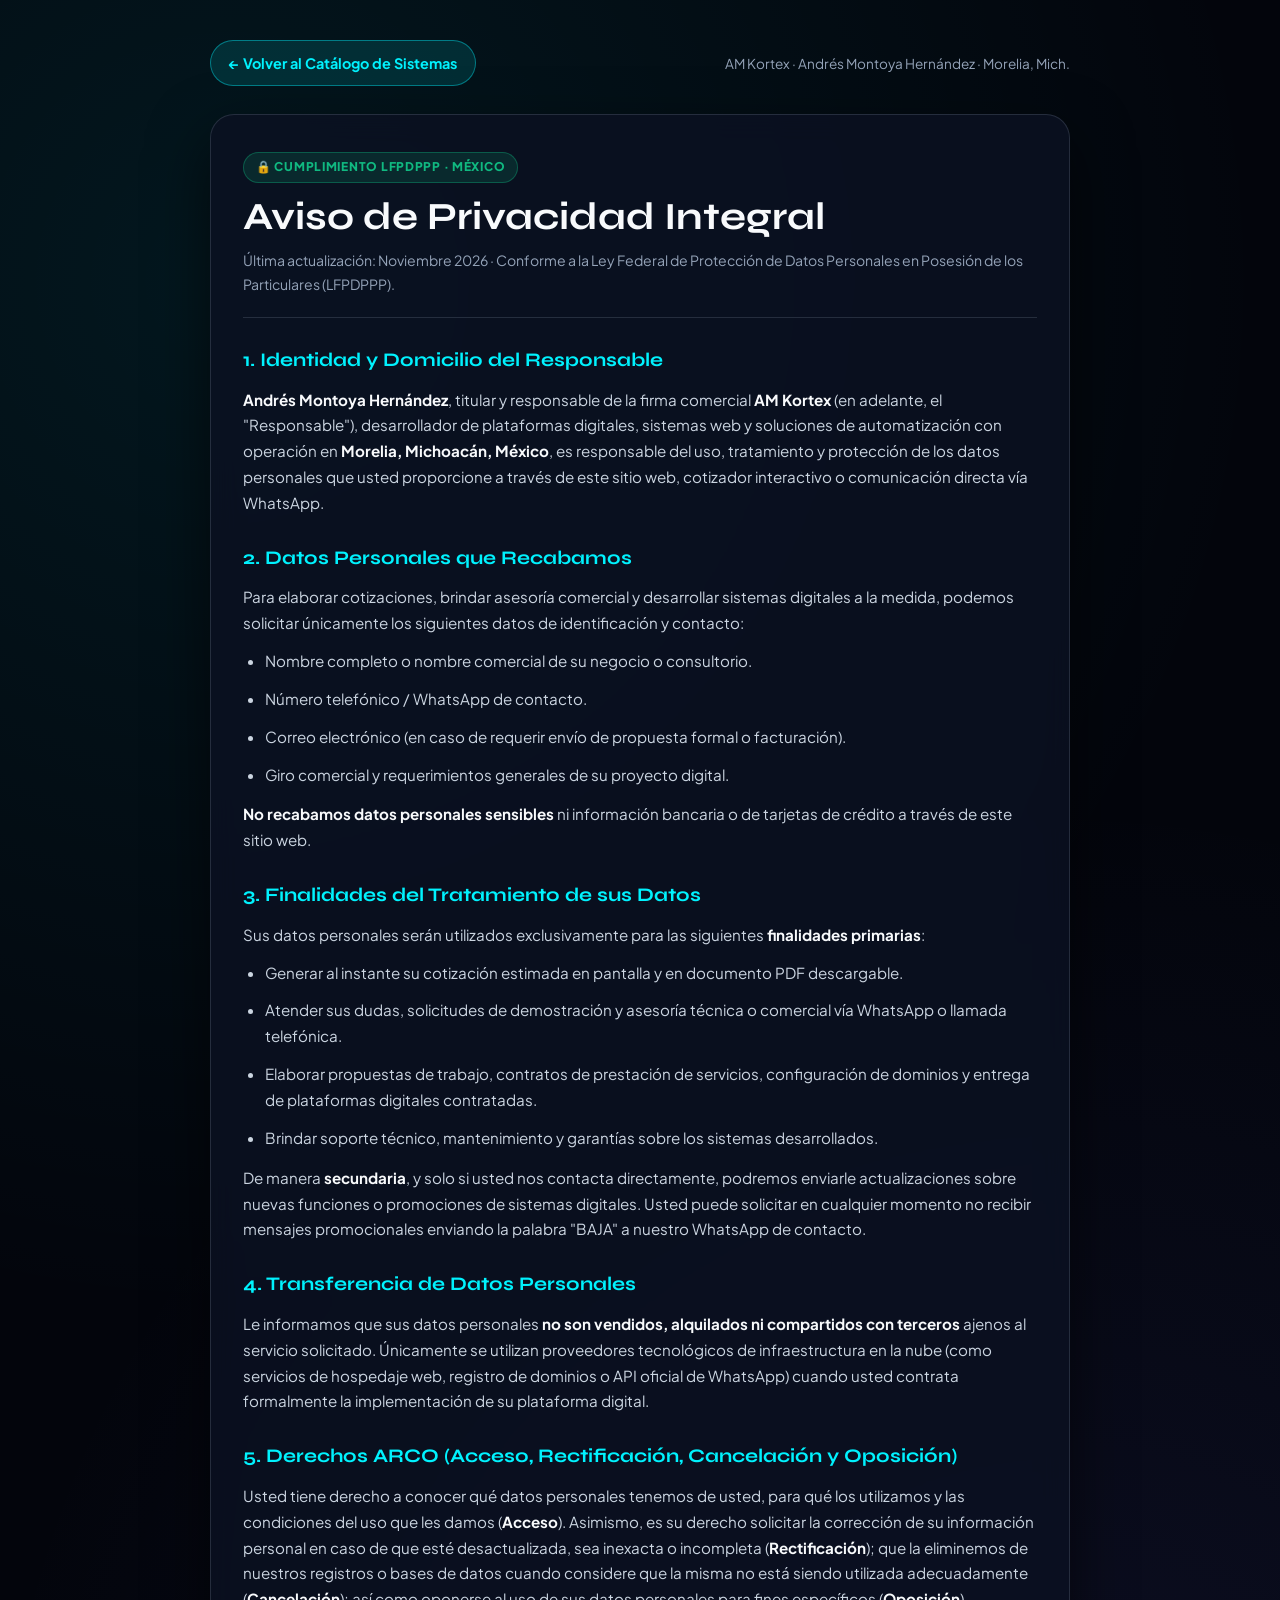
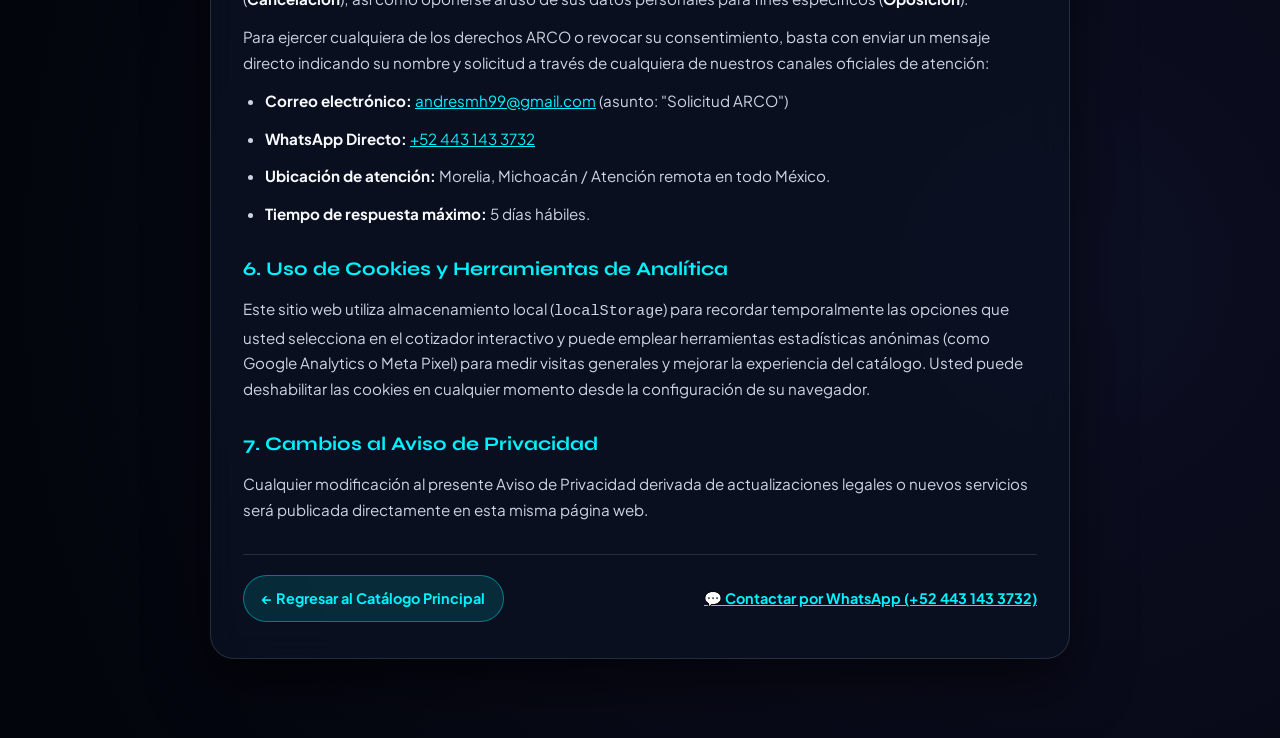
<file: aviso-de-privacidad.html>
<!DOCTYPE html>
<html lang="es-MX">
<head>
  <meta charset="UTF-8" />
  <!-- Sitio anterior en GitHub Pages: manda cada visita a la misma página en amkortex.com -->
  <script>
    if (location.hostname === 'andresmh99-dev.github.io') {
      location.replace('https://amkortex.com' + location.pathname.replace(/^\/andres-montoya-plataformas/, '') + location.search + location.hash);
    }
  </script>
  <meta name="viewport" content="width=device-width, initial-scale=1.0" />
  <title>Aviso de Privacidad | AM Kortex · Andrés Montoya Hernández</title>
  <meta name="description" content="Aviso de Privacidad Integral conforme a la Ley Federal de Protección de Datos Personales en Posesión de los Particulares (LFPDPPP) de AM Kortex, dirigido por Andrés Montoya Hernández." />
  <meta name="robots" content="index, follow" />
  <link rel="icon" type="image/svg+xml" href="data:image/svg+xml,%3Csvg xmlns='http://www.w3.org/2000/svg' viewBox='0 0 64 64'%3E%3Crect width='64' height='64' rx='14' fill='%230d1522'/%3E%3Crect x='2' y='2' width='60' height='60' rx='12' fill='none' stroke='%2310b981' stroke-width='3'/%3E%3Ctext x='50%25' y='54%25' dominant-baseline='middle' text-anchor='middle' fill='%23edf3f8' font-family='sans-serif' font-weight='800' font-size='25'%3EAM%3C/text%3E%3C/svg%3E" />
  <link rel="preconnect" href="https://fonts.googleapis.com" />
  <link rel="preconnect" href="https://fonts.gstatic.com" crossorigin />
  <link href="https://fonts.googleapis.com/css2?family=Plus+Jakarta+Sans:wght@400;500;600;700;800&family=Syne:wght@700;800&display=swap" rel="stylesheet" />
  <style>
    :root {
      --bg-void: #03050c;
      --bg-card: rgba(11, 17, 34, 0.85);
      --border-glass: rgba(148, 163, 184, 0.2);
      --neon-cyan: #00f2fe;
      --neon-emerald: #10b981;
      --text-white: #f8fafc;
      --text-light: #cbd5e1;
      --text-dim: #94a3b8;
    }
    * { box-sizing: border-box; margin: 0; padding: 0; }
    body {
      background: radial-gradient(circle at 18% 12%, rgba(0, 242, 254, 0.08), transparent 45%),
                  radial-gradient(circle at 82% 80%, rgba(99, 102, 241, 0.1), transparent 50%),
                  var(--bg-void);
      color: var(--text-white);
      font-family: 'Plus Jakarta Sans', -apple-system, BlinkMacSystemFont, sans-serif;
      line-height: 1.7;
      min-height: 100vh;
      padding: 40px 18px 80px;
    }
    .container {
      max-width: 860px;
      margin: 0 auto;
    }
    .top-bar {
      display: flex;
      justify-content: space-between;
      align-items: center;
      flex-wrap: wrap;
      gap: 14px;
      margin-bottom: 28px;
    }
    .back-btn {
      display: inline-flex;
      align-items: center;
      gap: 8px;
      padding: 10px 18px;
      border-radius: 999px;
      background: rgba(0, 242, 254, 0.12);
      border: 1px solid rgba(0, 242, 254, 0.4);
      color: var(--neon-cyan);
      text-decoration: none;
      font-weight: 700;
      font-size: 0.9rem;
      transition: all 0.2s ease;
    }
    .back-btn:hover {
      background: rgba(0, 242, 254, 0.22);
      transform: translateY(-1px);
    }
    .card {
      background: var(--bg-card);
      border: 1px solid var(--border-glass);
      border-radius: 24px;
      padding: 36px 32px;
      box-shadow: 0 24px 60px rgba(0, 0, 0, 0.6);
      backdrop-filter: blur(14px);
    }
    .badge {
      display: inline-block;
      padding: 4px 12px;
      border-radius: 999px;
      font-size: 0.75rem;
      font-weight: 800;
      letter-spacing: 0.06em;
      text-transform: uppercase;
      background: rgba(16, 185, 129, 0.15);
      color: var(--neon-emerald);
      border: 1px solid rgba(16, 185, 129, 0.35);
      margin-bottom: 12px;
    }
    h1 {
      font-family: 'Syne', sans-serif;
      font-size: clamp(1.7rem, 3.5vw, 2.4rem);
      line-height: 1.15;
      margin-bottom: 10px;
    }
    .updated {
      color: var(--text-dim);
      font-size: 0.88rem;
      margin-bottom: 26px;
      padding-bottom: 20px;
      border-bottom: 1px solid var(--border-glass);
    }
    h2 {
      font-family: 'Syne', sans-serif;
      font-size: 1.2rem;
      color: var(--neon-cyan);
      margin: 26px 0 10px;
    }
    p, li {
      color: var(--text-light);
      font-size: 0.95rem;
      margin-bottom: 12px;
    }
    ul {
      padding-left: 22px;
      margin-bottom: 14px;
    }
    strong {
      color: var(--text-white);
    }
    a {
      color: var(--neon-cyan);
    }
    @media (max-width: 600px) {
      .card { padding: 24px 18px; }
    }
  </style>
</head>
<body>
  <div class="container">
    <div class="top-bar">
      <a href="index.html" class="back-btn">← Volver al Catálogo de Sistemas</a>
      <span style="font-size:0.85rem;color:var(--text-dim);">AM Kortex · Andrés Montoya Hernández · Morelia, Mich.</span>
    </div>

    <main class="card">
      <span class="badge">🔒 Cumplimiento LFPDPPP · México</span>
      <h1>Aviso de Privacidad Integral</h1>
      <p class="updated">Última actualización: Noviembre 2026 · Conforme a la Ley Federal de Protección de Datos Personales en Posesión de los Particulares (LFPDPPP).</p>

      <h2>1. Identidad y Domicilio del Responsable</h2>
      <p>
        <strong>Andrés Montoya Hernández</strong>, titular y responsable de la firma comercial <strong>AM Kortex</strong> (en adelante, el "Responsable"), desarrollador de plataformas digitales, sistemas web y soluciones de automatización con operación en <strong>Morelia, Michoacán, México</strong>, es responsable del uso, tratamiento y protección de los datos personales que usted proporcione a través de este sitio web, cotizador interactivo o comunicación directa vía WhatsApp.
      </p>

      <h2>2. Datos Personales que Recabamos</h2>
      <p>Para elaborar cotizaciones, brindar asesoría comercial y desarrollar sistemas digitales a la medida, podemos solicitar únicamente los siguientes datos de identificación y contacto:</p>
      <ul>
        <li>Nombre completo o nombre comercial de su negocio o consultorio.</li>
        <li>Número telefónico / WhatsApp de contacto.</li>
        <li>Correo electrónico (en caso de requerir envío de propuesta formal o facturación).</li>
        <li>Giro comercial y requerimientos generales de su proyecto digital.</li>
      </ul>
      <p><strong>No recabamos datos personales sensibles</strong> ni información bancaria o de tarjetas de crédito a través de este sitio web.</p>

      <h2>3. Finalidades del Tratamiento de sus Datos</h2>
      <p>Sus datos personales serán utilizados exclusivamente para las siguientes <strong>finalidades primarias</strong>:</p>
      <ul>
        <li>Generar al instante su cotización estimada en pantalla y en documento PDF descargable.</li>
        <li>Atender sus dudas, solicitudes de demostración y asesoría técnica o comercial vía WhatsApp o llamada telefónica.</li>
        <li>Elaborar propuestas de trabajo, contratos de prestación de servicios, configuración de dominios y entrega de plataformas digitales contratadas.</li>
        <li>Brindar soporte técnico, mantenimiento y garantías sobre los sistemas desarrollados.</li>
      </ul>
      <p>De manera <strong>secundaria</strong>, y solo si usted nos contacta directamente, podremos enviarle actualizaciones sobre nuevas funciones o promociones de sistemas digitales. Usted puede solicitar en cualquier momento no recibir mensajes promocionales enviando la palabra "BAJA" a nuestro WhatsApp de contacto.</p>

      <h2>4. Transferencia de Datos Personales</h2>
      <p>
        Le informamos que sus datos personales <strong>no son vendidos, alquilados ni compartidos con terceros</strong> ajenos al servicio solicitado. Únicamente se utilizan proveedores tecnológicos de infraestructura en la nube (como servicios de hospedaje web, registro de dominios o API oficial de WhatsApp) cuando usted contrata formalmente la implementación de su plataforma digital.
      </p>

      <h2>5. Derechos ARCO (Acceso, Rectificación, Cancelación y Oposición)</h2>
      <p>
        Usted tiene derecho a conocer qué datos personales tenemos de usted, para qué los utilizamos y las condiciones del uso que les damos (<strong>Acceso</strong>). Asimismo, es su derecho solicitar la corrección de su información personal en caso de que esté desactualizada, sea inexacta o incompleta (<strong>Rectificación</strong>); que la eliminemos de nuestros registros o bases de datos cuando considere que la misma no está siendo utilizada adecuadamente (<strong>Cancelación</strong>); así como oponerse al uso de sus datos personales para fines específicos (<strong>Oposición</strong>).
      </p>
      <p>
        Para ejercer cualquiera de los derechos ARCO o revocar su consentimiento, basta con enviar un mensaje directo indicando su nombre y solicitud a través de cualquiera de nuestros canales oficiales de atención:
      </p>
      <ul>
        <li><strong>Correo electrónico:</strong> <a href="mailto:andresmh99@gmail.com?subject=Solicitud%20ARCO">andresmh99@gmail.com</a> (asunto: "Solicitud ARCO")</li>
        <li><strong>WhatsApp Directo:</strong> <a href="https://wa.me/524431433732" target="_blank" rel="noopener">+52 443 143 3732</a></li>
        <li><strong>Ubicación de atención:</strong> Morelia, Michoacán / Atención remota en todo México.</li>
        <li><strong>Tiempo de respuesta máximo:</strong> 5 días hábiles.</li>
      </ul>

      <h2>6. Uso de Cookies y Herramientas de Analítica</h2>
      <p>
        Este sitio web utiliza almacenamiento local (<code>localStorage</code>) para recordar temporalmente las opciones que usted selecciona en el cotizador interactivo y puede emplear herramientas estadísticas anónimas (como Google Analytics o Meta Pixel) para medir visitas generales y mejorar la experiencia del catálogo. Usted puede deshabilitar las cookies en cualquier momento desde la configuración de su navegador.
      </p>

      <h2>7. Cambios al Aviso de Privacidad</h2>
      <p>
        Cualquier modificación al presente Aviso de Privacidad derivada de actualizaciones legales o nuevos servicios será publicada directamente en esta misma página web.
      </p>

      <div style="margin-top:32px;padding-top:20px;border-top:1px solid var(--border-glass);display:flex;justify-content:space-between;align-items:center;flex-wrap:wrap;gap:12px;">
        <a href="index.html" class="back-btn">← Regresar al Catálogo Principal</a>
        <a href="https://wa.me/524431433732" target="_blank" rel="noopener" style="font-size:0.9rem;font-weight:700;">💬 Contactar por WhatsApp (+52 443 143 3732)</a>
      </div>
    </main>
  </div>
</body>
</html>
</file>
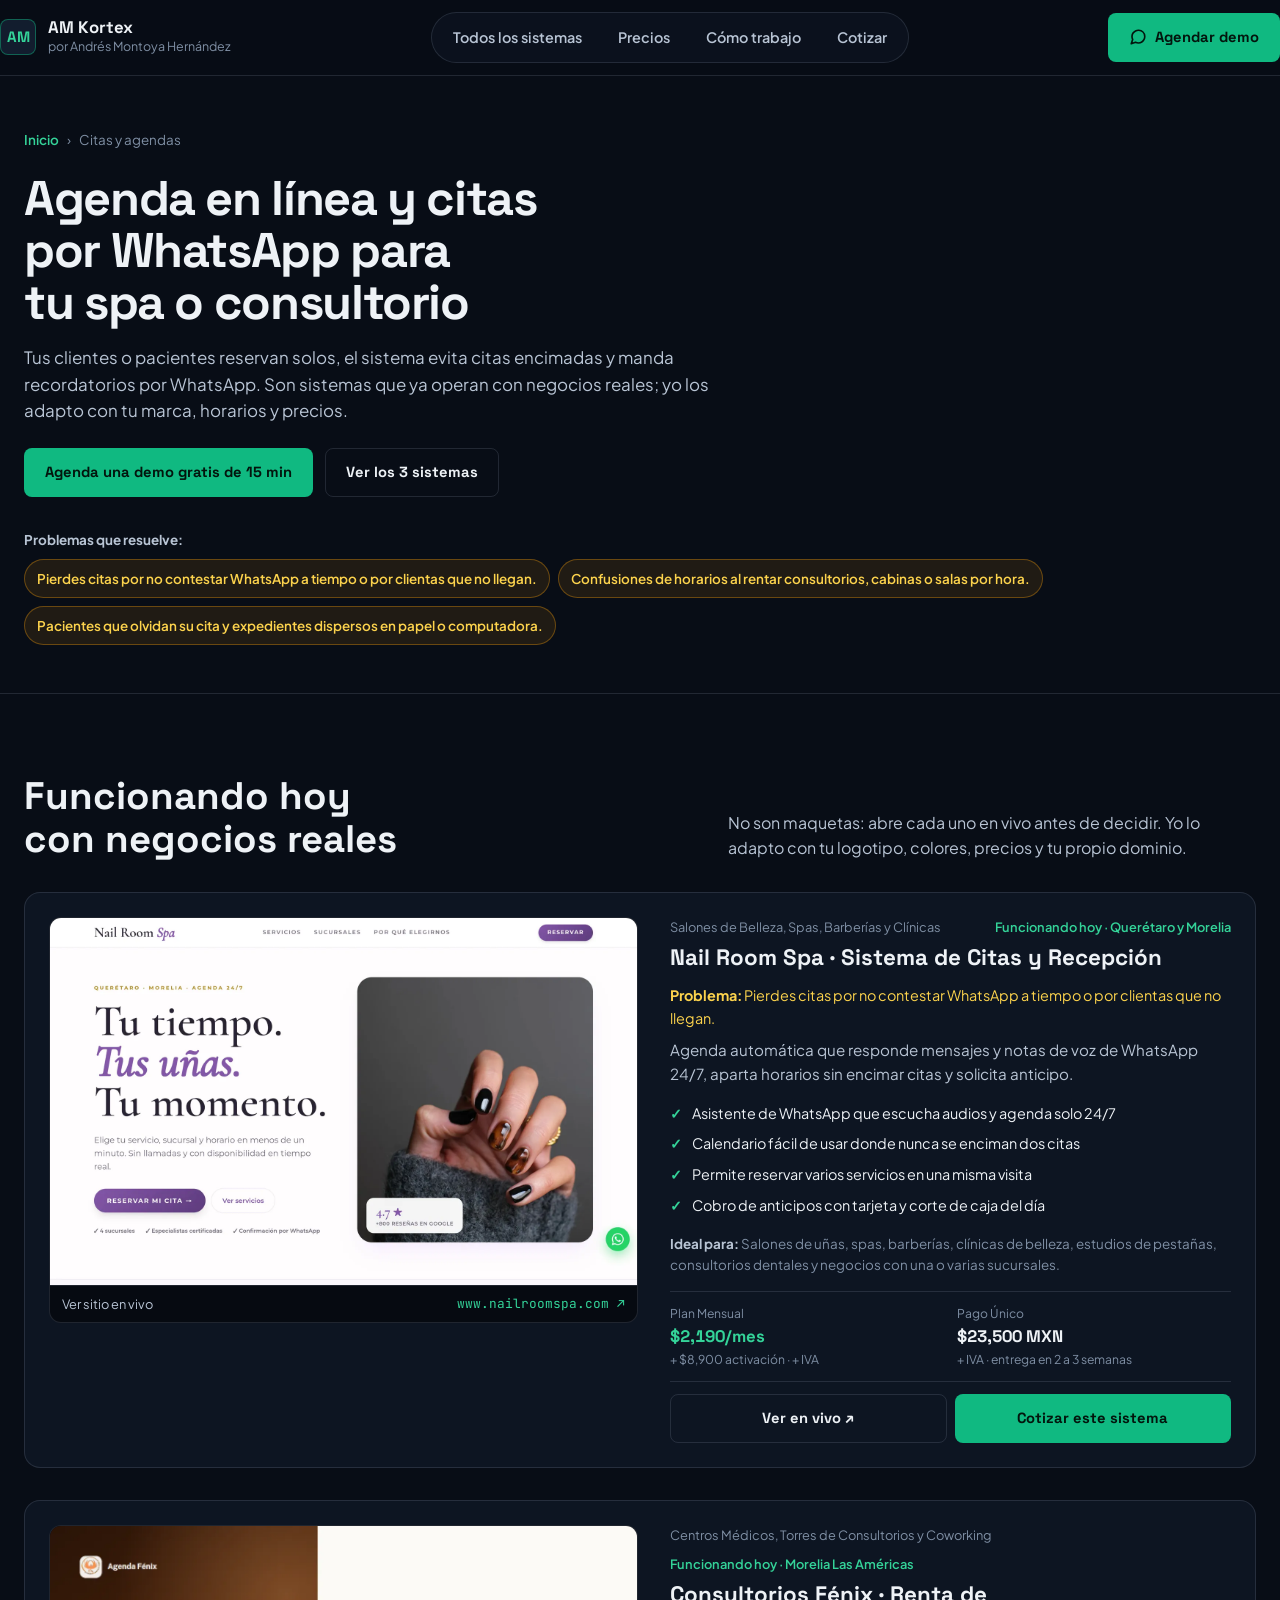
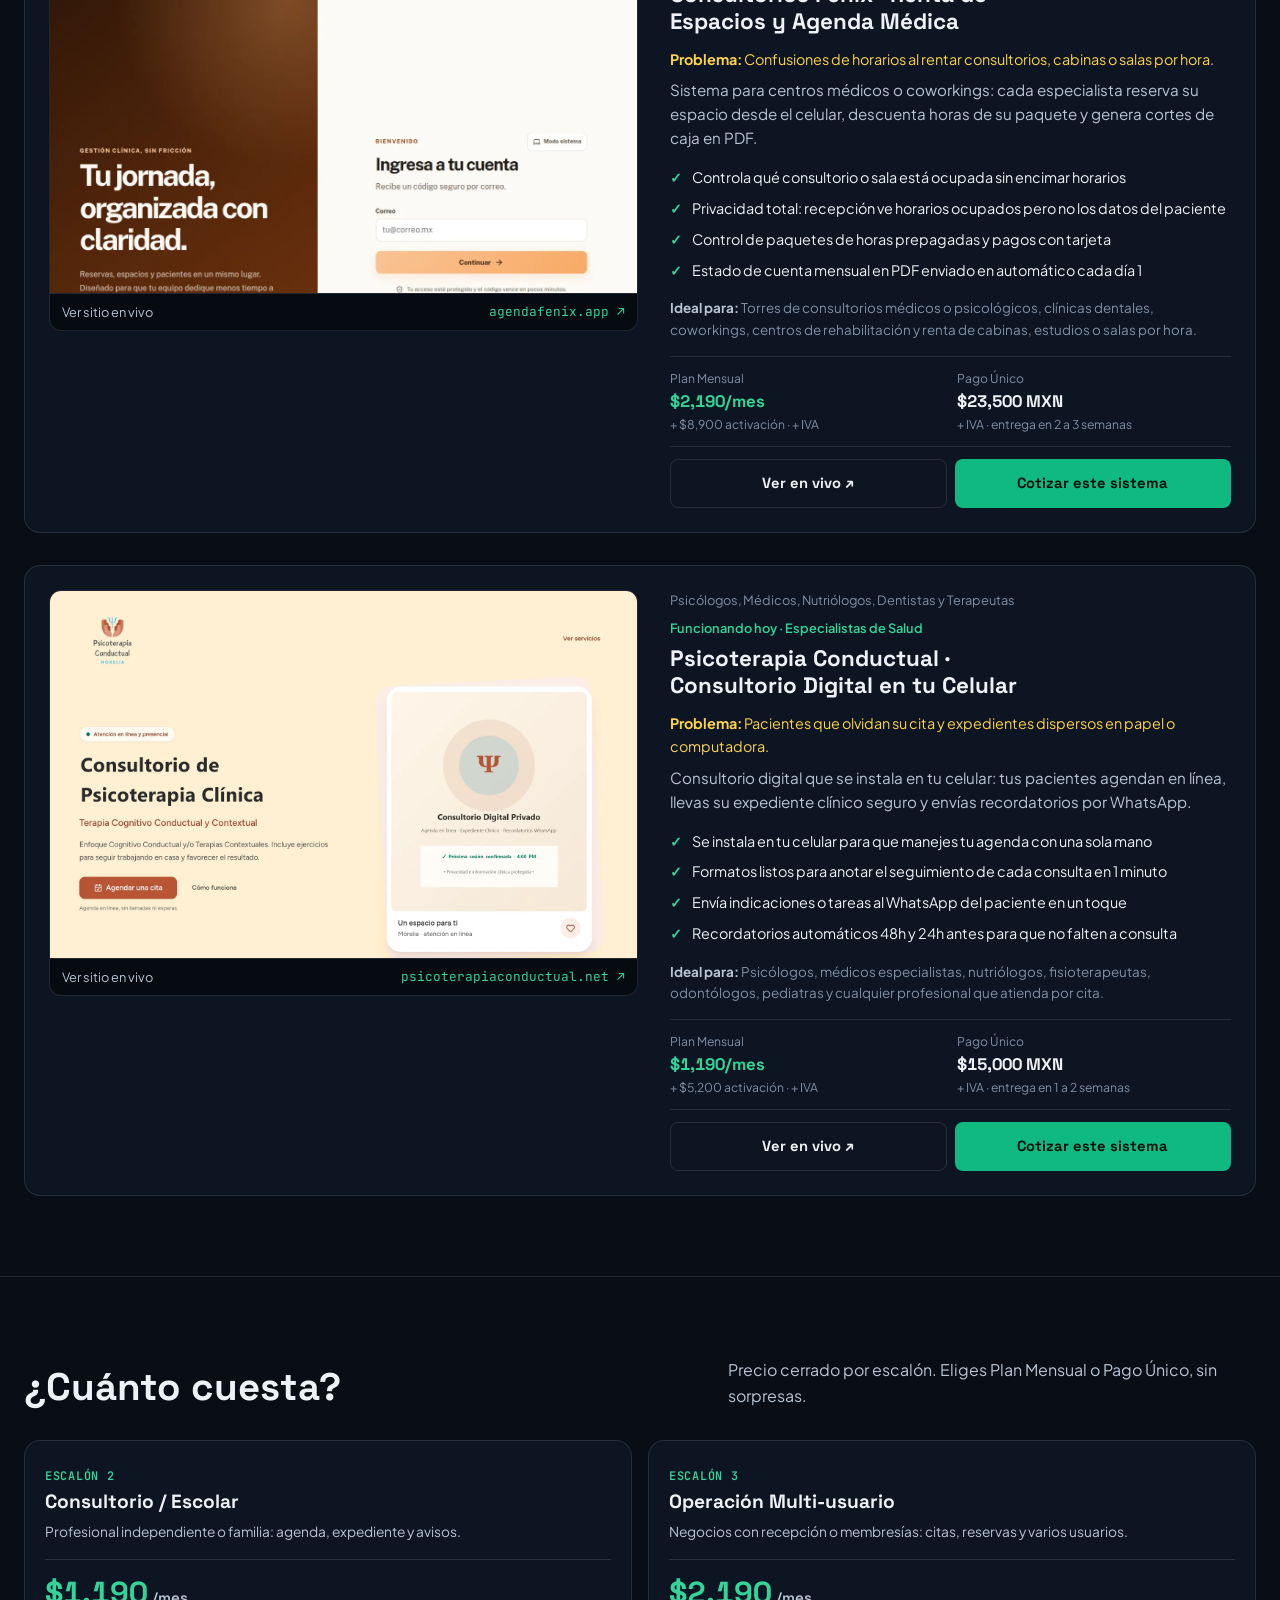
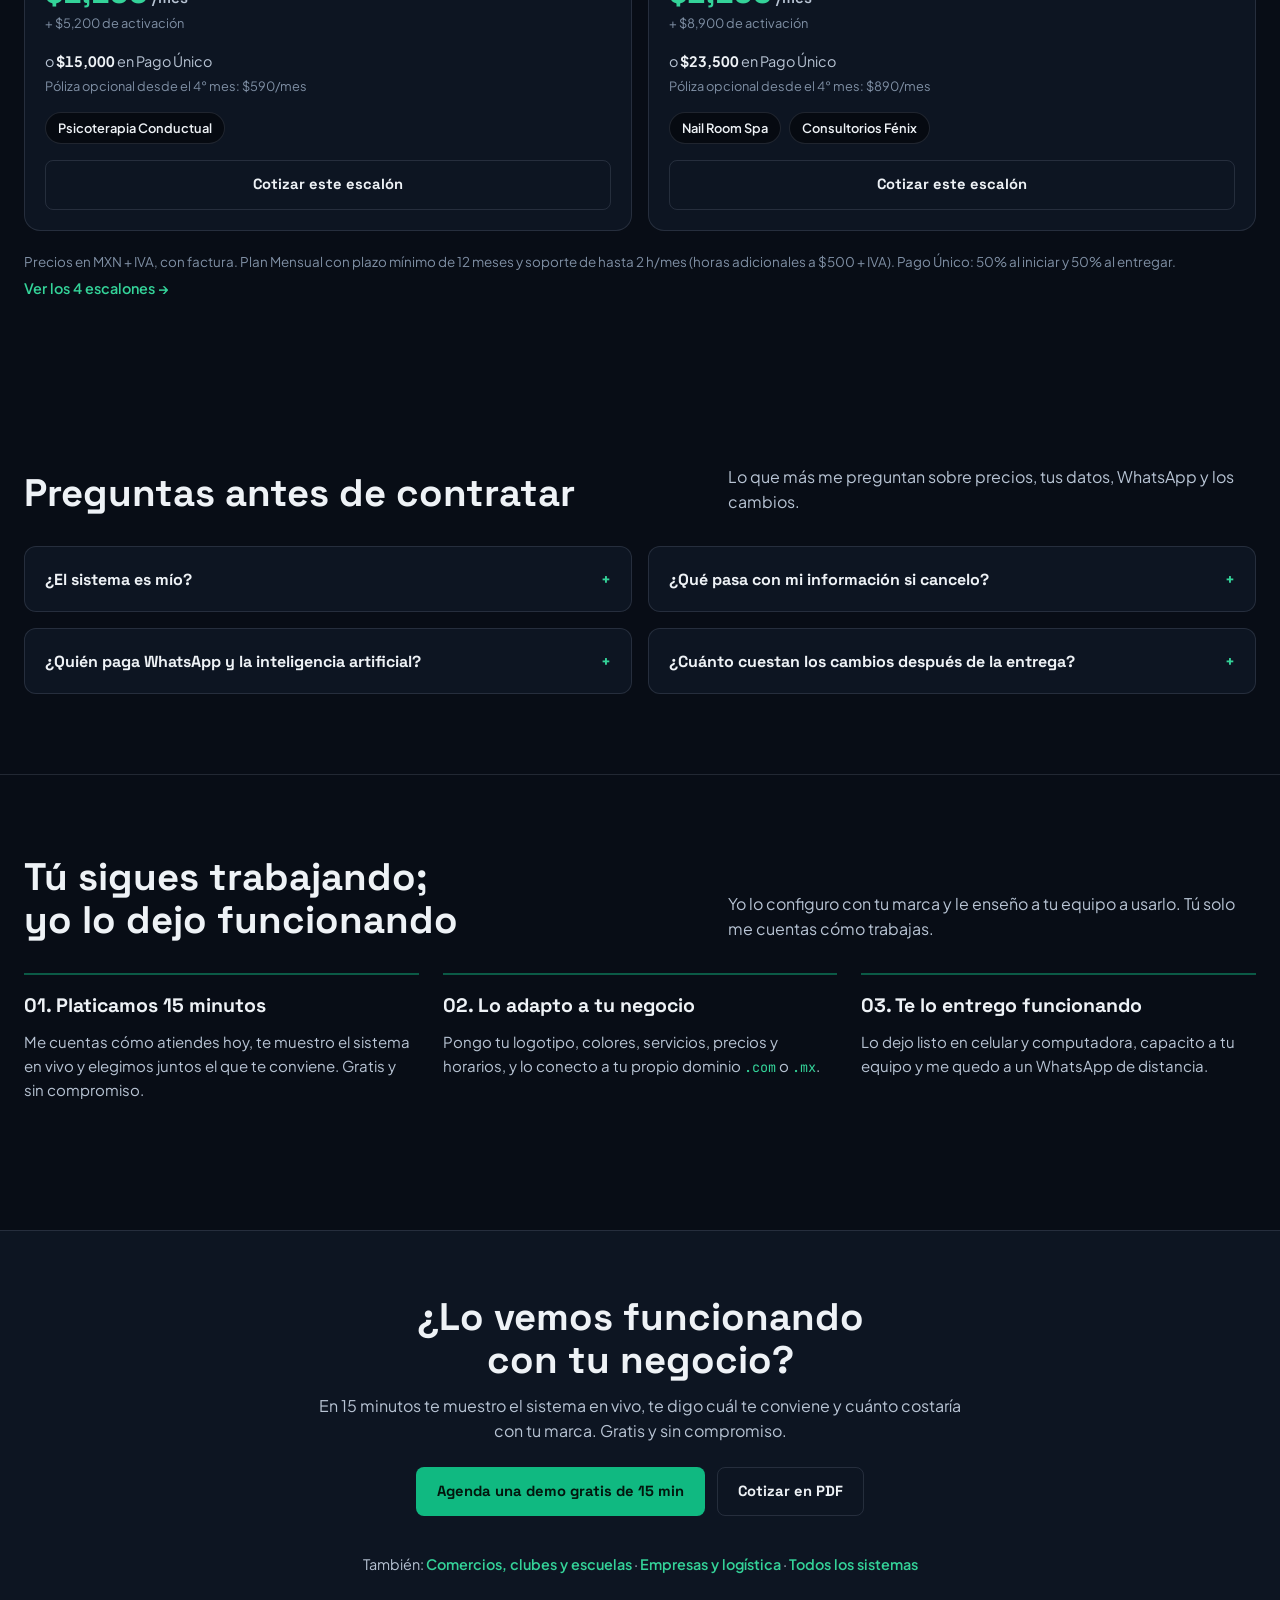
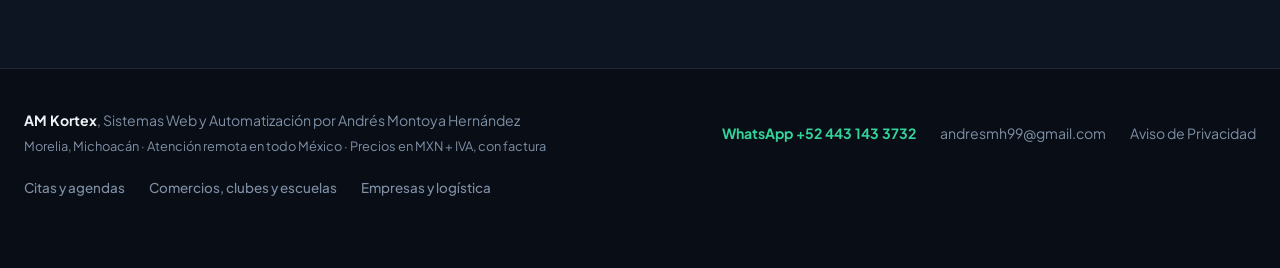
<file: sistemas-de-citas-y-agendas.html>
<!DOCTYPE html>
<!-- Generado por scripts/generar-paginas-giro.mjs a partir de app.js e index.html. No editar a mano: cambia los datos y vuelve a correr el script. -->
<html lang="es">
<head>
  <meta charset="UTF-8" />
  <!-- Sitio anterior en GitHub Pages: manda cada visita a la misma página en amkortex.com -->
  <script>
    if (location.hostname === 'andresmh99-dev.github.io') {
      location.replace('https://amkortex.com' + location.pathname.replace(/^\/andres-montoya-plataformas/, '') + location.search + location.hash);
    }
  </script>
  <meta name="viewport" content="width=device-width, initial-scale=1.0, maximum-scale=5.0" />
  <title>Sistema de citas y agenda con WhatsApp para spas y consultorios | AM Kortex</title>
  <meta name="description" content="Agenda en línea con WhatsApp para spas, salones de belleza, psicólogos, médicos y torres de consultorios. Sistemas ya operando en Morelia y Querétaro, con tu marca en 1 a 3 semanas. Desde $1,190/mes + IVA." />
  <meta name="robots" content="index, follow" />
  <meta name="theme-color" content="#080d16" />
  <link rel="canonical" href="https://amkortex.com/sistemas-de-citas-y-agendas" />
  <meta property="og:type" content="website" />
  <meta property="og:locale" content="es_MX" />
  <meta property="og:site_name" content="AM Kortex" />
  <meta property="og:url" content="https://amkortex.com/sistemas-de-citas-y-agendas" />
  <meta property="og:title" content="Sistema de citas y agenda con WhatsApp para spas y consultorios | AM Kortex" />
  <meta property="og:description" content="Agenda en línea con WhatsApp para spas, salones de belleza, psicólogos, médicos y torres de consultorios. Sistemas ya operando en Morelia y Querétaro, con tu marca en 1 a 3 semanas. Desde $1,190/mes + IVA." />
  <meta property="og:image" content="https://amkortex.com/assets/og-image.jpg?v=2" />
  <meta property="og:image:width" content="1200" />
  <meta property="og:image:height" content="630" />
  <meta name="twitter:card" content="summary_large_image" />
  <meta name="twitter:image" content="https://amkortex.com/assets/og-image.jpg?v=2" />
  <script type="application/ld+json">{"@context":"https://schema.org","@type":"BreadcrumbList","itemListElement":[{"@type":"ListItem","position":1,"name":"AM Kortex","item":"https://amkortex.com/"},{"@type":"ListItem","position":2,"name":"Citas y agendas","item":"https://amkortex.com/sistemas-de-citas-y-agendas"}]}</script>
  <link rel="icon" type="image/svg+xml" href="data:image/svg+xml,%3Csvg xmlns='http://www.w3.org/2000/svg' viewBox='0 0 64 64'%3E%3Crect width='64' height='64' rx='14' fill='%230d1522'/%3E%3Crect x='2' y='2' width='60' height='60' rx='12' fill='none' stroke='%2310b981' stroke-width='3'/%3E%3Ctext x='50%25' y='54%25' dominant-baseline='middle' text-anchor='middle' fill='%23edf3f8' font-family='sans-serif' font-weight='800' font-size='25'%3EAM%3C/text%3E%3C/svg%3E" />
  <link rel="preconnect" href="https://fonts.googleapis.com" />
  <link rel="preconnect" href="https://fonts.gstatic.com" crossorigin />
  <link href="https://fonts.googleapis.com/css2?family=Space+Grotesk:wght@500;600;700&family=Plus+Jakarta+Sans:wght@400;500;600;700&family=JetBrains+Mono:wght@500;600&display=swap" rel="stylesheet" />
  <link rel="stylesheet" href="site.css?v=7" />
  <script src="analytics.js?v=1" defer></script>
</head>
<body>
  <header class="b2b-nav">
    <div class="container b2b-nav-inner">
      <a href="./" class="brand-lockup" aria-label="AM Kortex, ir al inicio">
        <span class="brand-square">AM</span>
        <span>
          <span class="brand-name">AM Kortex</span>
          <span class="brand-role">por Andrés Montoya Hernández</span>
        </span>
      </a>
      <nav class="b2b-nav-links" aria-label="Menú principal">
        <a href="./#galeria-3d" class="b2b-nav-link">Todos los sistemas</a>
        <a href="#precios" class="b2b-nav-link">Precios</a>
        <a href="./#como-trabajamos" class="b2b-nav-link">Cómo trabajo</a>
        <a href="./#cotizador-holo" class="b2b-nav-link">Cotizar</a>
      </nav>
      <a href="https://wa.me/524431433732?text=Hola%20Andr%C3%A9s%2C%20vi%20la%20p%C3%A1gina%20de%20sistemas%20de%20citas%20y%20agendas%20de%20AM%20Kortex%20y%20quiero%20agendar%20una%20demo%20de%2015%20minutos." target="_blank" rel="noopener" class="btn btn-primary nav-cta">
        <svg width="18" height="18" viewBox="0 0 24 24" fill="none" stroke="currentColor" stroke-width="2.2" stroke-linecap="round" stroke-linejoin="round" aria-hidden="true"><path d="M21 11.5a8.38 8.38 0 0 1-.9 3.8 8.5 8.5 0 0 1-7.6 4.7 8.38 8.38 0 0 1-3.8-.9L3 21l1.9-5.7a8.38 8.38 0 0 1-.9-3.8 8.5 8.5 0 0 1 4.7-7.6 8.38 8.38 0 0 1 3.8-.9h.5a8.48 8.48 0 0 1 8 8v.5z"/></svg> <span>Agendar demo</span>
      </a>
    </div>
  </header>

  <main>
    <section class="giro-hero">
      <div class="container">
        <nav class="giro-crumbs" aria-label="Estás en">
          <a href="./">Inicio</a><span aria-hidden="true">›</span><span>Citas y agendas</span>
        </nav>
        <h1 class="hero-h1">Agenda en línea y citas por WhatsApp para tu spa o consultorio</h1>
        <p class="hero-lede">Tus clientes o pacientes reservan solos, el sistema evita citas encimadas y manda recordatorios por WhatsApp. Son sistemas que ya operan con negocios reales; yo los adapto con tu marca, horarios y precios.</p>
        <div class="hero-cta-group">
          <a href="https://wa.me/524431433732?text=Hola%20Andr%C3%A9s%2C%20vi%20la%20p%C3%A1gina%20de%20sistemas%20de%20citas%20y%20agendas%20de%20AM%20Kortex%20y%20quiero%20agendar%20una%20demo%20de%2015%20minutos." target="_blank" rel="noopener" class="btn btn-primary">Agenda una demo gratis de 15 min</a>
          <a href="#sistemas" class="btn btn-secondary">Ver los 3 sistemas</a>
        </div>
        <span class="giro-pains-label">Problemas que resuelve:</span>
        <ul class="giro-pains">
          <li>Pierdes citas por no contestar WhatsApp a tiempo o por clientas que no llegan.</li>
          <li>Confusiones de horarios al rentar consultorios, cabinas o salas por hora.</li>
          <li>Pacientes que olvidan su cita y expedientes dispersos en papel o computadora.</li>
        </ul>
      </div>
    </section>

    <section class="catalog-band" id="sistemas">
      <div class="container">
        <div class="section-header-split">
          <h2 class="section-h2">Funcionando hoy con negocios reales</h2>
          <p class="section-desc">No son maquetas: abre cada uno en vivo antes de decidir. Yo lo adapto con tu logotipo, colores, precios y tu propio dominio.</p>
        </div>
        <div class="giro-systems">
        <article class="giro-system" id="nailroomspa">
          <a class="giro-shot" href="https://www.nailroomspa.com" target="_blank" rel="noopener" aria-label="Abrir Nail Room Spa · Sistema de Citas y Recepción en una pestaña nueva">
            <img src="assets/screenshots/nailroomspa.webp" width="1600" height="1000" loading="lazy" alt="Pantalla real de Nail Room Spa · Sistema de Citas y Recepción" />
            <span class="giro-shot-cap"><span>Ver sitio en vivo</span><span class="domain-mono">www.nailroomspa.com ↗</span></span>
          </a>
          <div>
            <div class="giro-meta">
              <span>Salones de Belleza, Spas, Barberías y Clínicas</span>
              <span class="giro-status ">Funcionando hoy · Querétaro y Morelia</span>
            </div>
            <h3>Nail Room Spa · Sistema de Citas y Recepción</h3>
            <p class="giro-problem"><strong>Problema:</strong> Pierdes citas por no contestar WhatsApp a tiempo o por clientas que no llegan.</p>
            <p class="giro-pitch">Agenda automática que responde mensajes y notas de voz de WhatsApp 24/7, aparta horarios sin encimar citas y solicita anticipo.</p>
            <ul class="giro-features">
              <li>Asistente de WhatsApp que escucha audios y agenda solo 24/7</li>
              <li>Calendario fácil de usar donde nunca se enciman dos citas</li>
              <li>Permite reservar varios servicios en una misma visita</li>
              <li>Cobro de anticipos con tarjeta y corte de caja del día</li>
            </ul>
            <p class="giro-ideal"><strong>Ideal para:</strong> Salones de uñas, spas, barberías, clínicas de belleza, estudios de pestañas, consultorios dentales y negocios con una o varias sucursales.</p>
            <div class="sys-price-bar">
              <div>
                <span class="price-inline-sub">Plan Mensual</span>
                <strong class="price-inline-val" style="color:var(--color-ink-emerald);">$2,190/mes</strong>
                <span class="price-inline-sub">+ $8,900 activación · + IVA</span>
              </div>
              <div>
                <span class="price-inline-sub">Pago Único</span>
                <strong class="price-inline-val">$23,500 MXN</strong>
                <span class="price-inline-sub">+ IVA · entrega en 2 a 3 semanas</span>
              </div>
            </div>
            <div class="sys-actions">
              <a class="btn btn-secondary" style="flex:1;" href="https://www.nailroomspa.com" target="_blank" rel="noopener">Ver en vivo ↗</a>
              <a class="btn btn-primary" style="flex:1;" href="./?sistema=nailroomspa#cotizador-holo">Cotizar este sistema</a>
            </div>
          </div>
        </article>

        <article class="giro-system" id="agenda-fenix">
          <a class="giro-shot" href="https://www.agendafenix.app" target="_blank" rel="noopener" aria-label="Abrir Consultorios Fénix · Renta de Espacios y Agenda Médica en una pestaña nueva">
            <img src="assets/screenshots/agenda-fenix.webp" width="1600" height="1000" loading="lazy" alt="Pantalla real de Consultorios Fénix · Renta de Espacios y Agenda Médica" />
            <span class="giro-shot-cap"><span>Ver sitio en vivo</span><span class="domain-mono">agendafenix.app ↗</span></span>
          </a>
          <div>
            <div class="giro-meta">
              <span>Centros Médicos, Torres de Consultorios y Coworking</span>
              <span class="giro-status ">Funcionando hoy · Morelia Las Américas</span>
            </div>
            <h3>Consultorios Fénix · Renta de Espacios y Agenda Médica</h3>
            <p class="giro-problem"><strong>Problema:</strong> Confusiones de horarios al rentar consultorios, cabinas o salas por hora.</p>
            <p class="giro-pitch">Sistema para centros médicos o coworkings: cada especialista reserva su espacio desde el celular, descuenta horas de su paquete y genera cortes de caja en PDF.</p>
            <ul class="giro-features">
              <li>Controla qué consultorio o sala está ocupada sin encimar horarios</li>
              <li>Privacidad total: recepción ve horarios ocupados pero no los datos del paciente</li>
              <li>Control de paquetes de horas prepagadas y pagos con tarjeta</li>
              <li>Estado de cuenta mensual en PDF enviado en automático cada día 1</li>
            </ul>
            <p class="giro-ideal"><strong>Ideal para:</strong> Torres de consultorios médicos o psicológicos, clínicas dentales, coworkings, centros de rehabilitación y renta de cabinas, estudios o salas por hora.</p>
            <div class="sys-price-bar">
              <div>
                <span class="price-inline-sub">Plan Mensual</span>
                <strong class="price-inline-val" style="color:var(--color-ink-emerald);">$2,190/mes</strong>
                <span class="price-inline-sub">+ $8,900 activación · + IVA</span>
              </div>
              <div>
                <span class="price-inline-sub">Pago Único</span>
                <strong class="price-inline-val">$23,500 MXN</strong>
                <span class="price-inline-sub">+ IVA · entrega en 2 a 3 semanas</span>
              </div>
            </div>
            <div class="sys-actions">
              <a class="btn btn-secondary" style="flex:1;" href="https://www.agendafenix.app" target="_blank" rel="noopener">Ver en vivo ↗</a>
              <a class="btn btn-primary" style="flex:1;" href="./?sistema=agenda-fenix#cotizador-holo">Cotizar este sistema</a>
            </div>
          </div>
        </article>

        <article class="giro-system" id="psicoterapia-conductual">
          <a class="giro-shot" href="https://psicoterapiaconductual.net" target="_blank" rel="noopener" aria-label="Abrir Psicoterapia Conductual · Consultorio Digital en tu Celular en una pestaña nueva">
            <img src="assets/screenshots/psicoterapia-privada.webp" width="1600" height="1000" loading="lazy" alt="Pantalla real de Psicoterapia Conductual · Consultorio Digital en tu Celular" />
            <span class="giro-shot-cap"><span>Ver sitio en vivo</span><span class="domain-mono">psicoterapiaconductual.net ↗</span></span>
          </a>
          <div>
            <div class="giro-meta">
              <span>Psicólogos, Médicos, Nutriólogos, Dentistas y Terapeutas</span>
              <span class="giro-status ">Funcionando hoy · Especialistas de Salud</span>
            </div>
            <h3>Psicoterapia Conductual · Consultorio Digital en tu Celular</h3>
            <p class="giro-problem"><strong>Problema:</strong> Pacientes que olvidan su cita y expedientes dispersos en papel o computadora.</p>
            <p class="giro-pitch">Consultorio digital que se instala en tu celular: tus pacientes agendan en línea, llevas su expediente clínico seguro y envías recordatorios por WhatsApp.</p>
            <ul class="giro-features">
              <li>Se instala en tu celular para que manejes tu agenda con una sola mano</li>
              <li>Formatos listos para anotar el seguimiento de cada consulta en 1 minuto</li>
              <li>Envía indicaciones o tareas al WhatsApp del paciente en un toque</li>
              <li>Recordatorios automáticos 48h y 24h antes para que no falten a consulta</li>
            </ul>
            <p class="giro-ideal"><strong>Ideal para:</strong> Psicólogos, médicos especialistas, nutriólogos, fisioterapeutas, odontólogos, pediatras y cualquier profesional que atienda por cita.</p>
            <div class="sys-price-bar">
              <div>
                <span class="price-inline-sub">Plan Mensual</span>
                <strong class="price-inline-val" style="color:var(--color-ink-emerald);">$1,190/mes</strong>
                <span class="price-inline-sub">+ $5,200 activación · + IVA</span>
              </div>
              <div>
                <span class="price-inline-sub">Pago Único</span>
                <strong class="price-inline-val">$15,000 MXN</strong>
                <span class="price-inline-sub">+ IVA · entrega en 1 a 2 semanas</span>
              </div>
            </div>
            <div class="sys-actions">
              <a class="btn btn-secondary" style="flex:1;" href="https://psicoterapiaconductual.net" target="_blank" rel="noopener">Ver en vivo ↗</a>
              <a class="btn btn-primary" style="flex:1;" href="./?sistema=psicoterapia-conductual#cotizador-holo">Cotizar este sistema</a>
            </div>
          </div>
        </article>
        </div>
      </div>
    </section>

    <section class="pricing-band" id="precios">
      <div class="container">
        <div class="section-header-split">
          <h2 class="section-h2">¿Cuánto cuesta?</h2>
          <p class="section-desc">Precio cerrado por escalón. Eliges Plan Mensual o Pago Único, sin sorpresas.</p>
        </div>
        <div class="tier-grid is-compact">
          <article class="tier-card">
            <div>
              <span class="tier-num">Escalón 2</span>
              <h3 class="tier-name">Consultorio / Escolar</h3>
              <p class="tier-fit">Profesional independiente o familia: agenda, expediente y avisos.</p>
            </div>
            <div class="tier-price">
              <span class="tier-price-main">$1,190<small> /mes</small></span>
              <span class="tier-price-sub">+ $5,200 de activación</span>
            </div>
            <div class="tier-alt">
              o <strong>$15,000</strong> en Pago Único
              <span>Póliza opcional desde el 4° mes: $590/mes</span>
            </div>
            <ul class="tier-systems" aria-label="Sistemas de este escalón en este giro">
              <li><a href="#psicoterapia-conductual" class="tier-system-link">Psicoterapia Conductual</a></li>
            </ul>
            <a class="btn btn-secondary" href="./?sistema=psicoterapia-conductual#cotizador-holo">Cotizar este escalón</a>
          </article>
          <article class="tier-card">
            <div>
              <span class="tier-num">Escalón 3</span>
              <h3 class="tier-name">Operación Multi-usuario</h3>
              <p class="tier-fit">Negocios con recepción o membresías: citas, reservas y varios usuarios.</p>
            </div>
            <div class="tier-price">
              <span class="tier-price-main">$2,190<small> /mes</small></span>
              <span class="tier-price-sub">+ $8,900 de activación</span>
            </div>
            <div class="tier-alt">
              o <strong>$23,500</strong> en Pago Único
              <span>Póliza opcional desde el 4° mes: $890/mes</span>
            </div>
            <ul class="tier-systems" aria-label="Sistemas de este escalón en este giro">
              <li><a href="#nailroomspa" class="tier-system-link">Nail Room Spa</a></li>
              <li><a href="#agenda-fenix" class="tier-system-link">Consultorios Fénix</a></li>
            </ul>
            <a class="btn btn-secondary" href="./?sistema=nailroomspa#cotizador-holo">Cotizar este escalón</a>
          </article>
        </div>
        <p class="pricing-note">Precios en MXN + IVA, con factura. Plan Mensual con plazo mínimo de 12 meses y soporte de hasta 2 h/mes (horas adicionales a $500 + IVA). Pago Único: 50% al iniciar y 50% al entregar.</p>
        <p class="giro-others"><a href="./#precios">Ver los 4 escalones →</a></p>
      </div>
    </section>

    <section class="process-band" id="preguntas">
      <div class="container">
        <div class="section-header-split">
          <h2 class="section-h2">Preguntas antes de contratar</h2>
          <p class="section-desc">Lo que más me preguntan sobre precios, tus datos, WhatsApp y los cambios.</p>
        </div>
        <div class="faq-columns">
          <details class="faq-row">
          <summary>
            <span>¿El sistema es mío?</span>
            <span class="faq-plus">+</span>
          </summary>
          <p>En <strong>Plan Mensual</strong> rentas el sistema: la plataforma es de AM Kortex y tienes derecho a usarla mientras el plan esté activo. En <strong>Pago Único</strong> recibes una licencia permanente para usar tu sistema, sin mensualidades obligatorias. En los dos casos <strong>tus datos, tu dominio y tu marca son tuyos</strong>. Si necesitas el código fuente para modificarlo o alojarlo por tu cuenta, se cotiza aparte.</p>
        </details>

        <details class="faq-row">
          <summary>
            <span>¿Qué pasa con mi información si cancelo?</span>
            <span class="faq-plus">+</span>
          </summary>
          <p>Tu información es tuya. Si cancelas el Plan Mensual (después del plazo mínimo de 12 meses), te entrego tus datos en Excel o CSV dentro de los 30 días siguientes y te transfiero tu dominio. Una vez entregados, se borran de los servidores.</p>
        </details>

        <details class="faq-row">
          <summary>
            <span>¿Quién paga WhatsApp y la inteligencia artificial?</span>
            <span class="faq-plus">+</span>
          </summary>
          <p>La cuenta de <strong>WhatsApp Business queda a tu nombre y con tu tarjeta</strong>: Meta te cobra directo por los mensajes que envía el sistema, sin intermediarios ni sobreprecio. El uso de inteligencia artificial (leer audios, documentos o mensajes) va incluido en la mensualidad con un uso normal; si tu operación lo rebasa mucho, te aviso antes y lo ajustamos.</p>
        </details>

        <details class="faq-row">
          <summary>
            <span>¿Cuánto cuestan los cambios después de la entrega?</span>
            <span class="faq-plus">+</span>
          </summary>
          <p>En Plan Mensual tienes hasta 2 horas al mes de ajustes y mejoras incluidas. Los cambios que pasen de lo incluido en tu plan o póliza se cobran a <strong>$500 por hora + IVA</strong>. Antes de empezar te digo cuántas horas lleva, para que apruebes el costo.</p>
        </details>
        </div>
      </div>
    </section>

    <section class="process-band" style="border-top:1px solid var(--color-line);">
      <div class="container">
        <div class="section-header-split">
          <h2 class="section-h2">Tú sigues trabajando; yo lo dejo funcionando</h2>
          <p class="section-desc">Yo lo configuro con tu marca y le enseño a tu equipo a usarlo. Tú solo me cuentas cómo trabajas.</p>
        </div>
        <div class="process-list">
          <div class="process-step">
            <h3>01. Platicamos 15 minutos</h3>
            <p>Me cuentas cómo atiendes hoy, te muestro el sistema en vivo y elegimos juntos el que te conviene. Gratis y sin compromiso.</p>
          </div>
          <div class="process-step">
            <h3>02. Lo adapto a tu negocio</h3>
            <p>Pongo tu logotipo, colores, servicios, precios y horarios, y lo conecto a tu propio dominio <code>.com</code> o <code>.mx</code>.</p>
          </div>
          <div class="process-step">
            <h3>03. Te lo entrego funcionando</h3>
            <p>Lo dejo listo en celular y computadora, capacito a tu equipo y me quedo a un WhatsApp de distancia.</p>
          </div>
        </div>
      </div>
    </section>

    <section class="giro-cta-band">
      <div class="container">
        <h2 class="section-h2">¿Lo vemos funcionando con tu negocio?</h2>
        <p>En 15 minutos te muestro el sistema en vivo, te digo cuál te conviene y cuánto costaría con tu marca. Gratis y sin compromiso.</p>
        <div class="hero-cta-group">
          <a href="https://wa.me/524431433732?text=Hola%20Andr%C3%A9s%2C%20vi%20la%20p%C3%A1gina%20de%20sistemas%20de%20citas%20y%20agendas%20de%20AM%20Kortex%20y%20quiero%20agendar%20una%20demo%20de%2015%20minutos." target="_blank" rel="noopener" class="btn btn-primary">Agenda una demo gratis de 15 min</a>
          <a href="./#cotizador-holo" class="btn btn-secondary">Cotizar en PDF</a>
        </div>
        <p class="giro-others">También: <a href="sistemas-para-comercios-clubes-y-escuelas.html">Comercios, clubes y escuelas</a> · <a href="sistemas-para-empresas-y-logistica.html">Empresas y logística</a> · <a href="./">Todos los sistemas</a></p>
      </div>
    </section>
  </main>

  <footer class="b2b-footer">
    <div class="container b2b-footer-inner">
      <div class="footer-brand">
        <strong style="color:var(--color-ink);">AM Kortex</strong>, Sistemas Web y Automatización por Andrés Montoya Hernández
        <span class="footer-meta">Morelia, Michoacán · Atención remota en todo México · Precios en MXN + IVA, con factura</span>
      </div>
      <div class="b2b-footer-links">
        <a href="https://wa.me/524431433732" target="_blank" rel="noopener" style="color:var(--color-ink-emerald);font-weight:700;">WhatsApp +52 443 143 3732</a>
        <a href="mailto:andresmh99@gmail.com?subject=Contacto%20desde%20AM%20Kortex%20%C2%B7%20Citas%20y%20agendas">andresmh99@gmail.com</a>
        <a href="aviso-de-privacidad.html">Aviso de Privacidad</a>
      </div>
      <nav class="footer-giros" aria-label="Soluciones por giro">
        <a href="sistemas-de-citas-y-agendas.html" aria-current="page">Citas y agendas</a>
        <a href="sistemas-para-comercios-clubes-y-escuelas.html">Comercios, clubes y escuelas</a>
        <a href="sistemas-para-empresas-y-logistica.html">Empresas y logística</a>
      </nav>
    </div>
  </footer>

  <a href="https://wa.me/524431433732?text=Hola%20Andr%C3%A9s%2C%20vi%20la%20p%C3%A1gina%20de%20sistemas%20de%20citas%20y%20agendas%20de%20AM%20Kortex%20y%20quiero%20agendar%20una%20demo%20de%2015%20minutos." target="_blank" rel="noopener" class="wa-dock" aria-label="Contactar por WhatsApp">
    <svg width="18" height="18" viewBox="0 0 24 24" fill="none" stroke="currentColor" stroke-width="2.2" stroke-linecap="round" stroke-linejoin="round" aria-hidden="true"><path d="M21 11.5a8.38 8.38 0 0 1-.9 3.8 8.5 8.5 0 0 1-7.6 4.7 8.38 8.38 0 0 1-3.8-.9L3 21l1.9-5.7a8.38 8.38 0 0 1-.9-3.8 8.5 8.5 0 0 1 4.7-7.6 8.38 8.38 0 0 1 3.8-.9h.5a8.48 8.48 0 0 1 8 8v.5z"/></svg>
    <span>WhatsApp 443 143 3732</span>
  </a>
  <script>
    // WhatsApp flotante: aparece cuando los botones de arriba salen de pantalla
    (function () {
      var dock = document.querySelector('.wa-dock');
      var ctas = document.querySelector('.giro-hero .hero-cta-group');
      if (!dock || !ctas || !('IntersectionObserver' in window)) return;
      dock.classList.add('is-hidden');
      new IntersectionObserver(function (entries) {
        dock.classList.toggle('is-hidden', entries[0].isIntersecting);
      }).observe(ctas);
    })();
  </script>
</body>
</html>
</file>
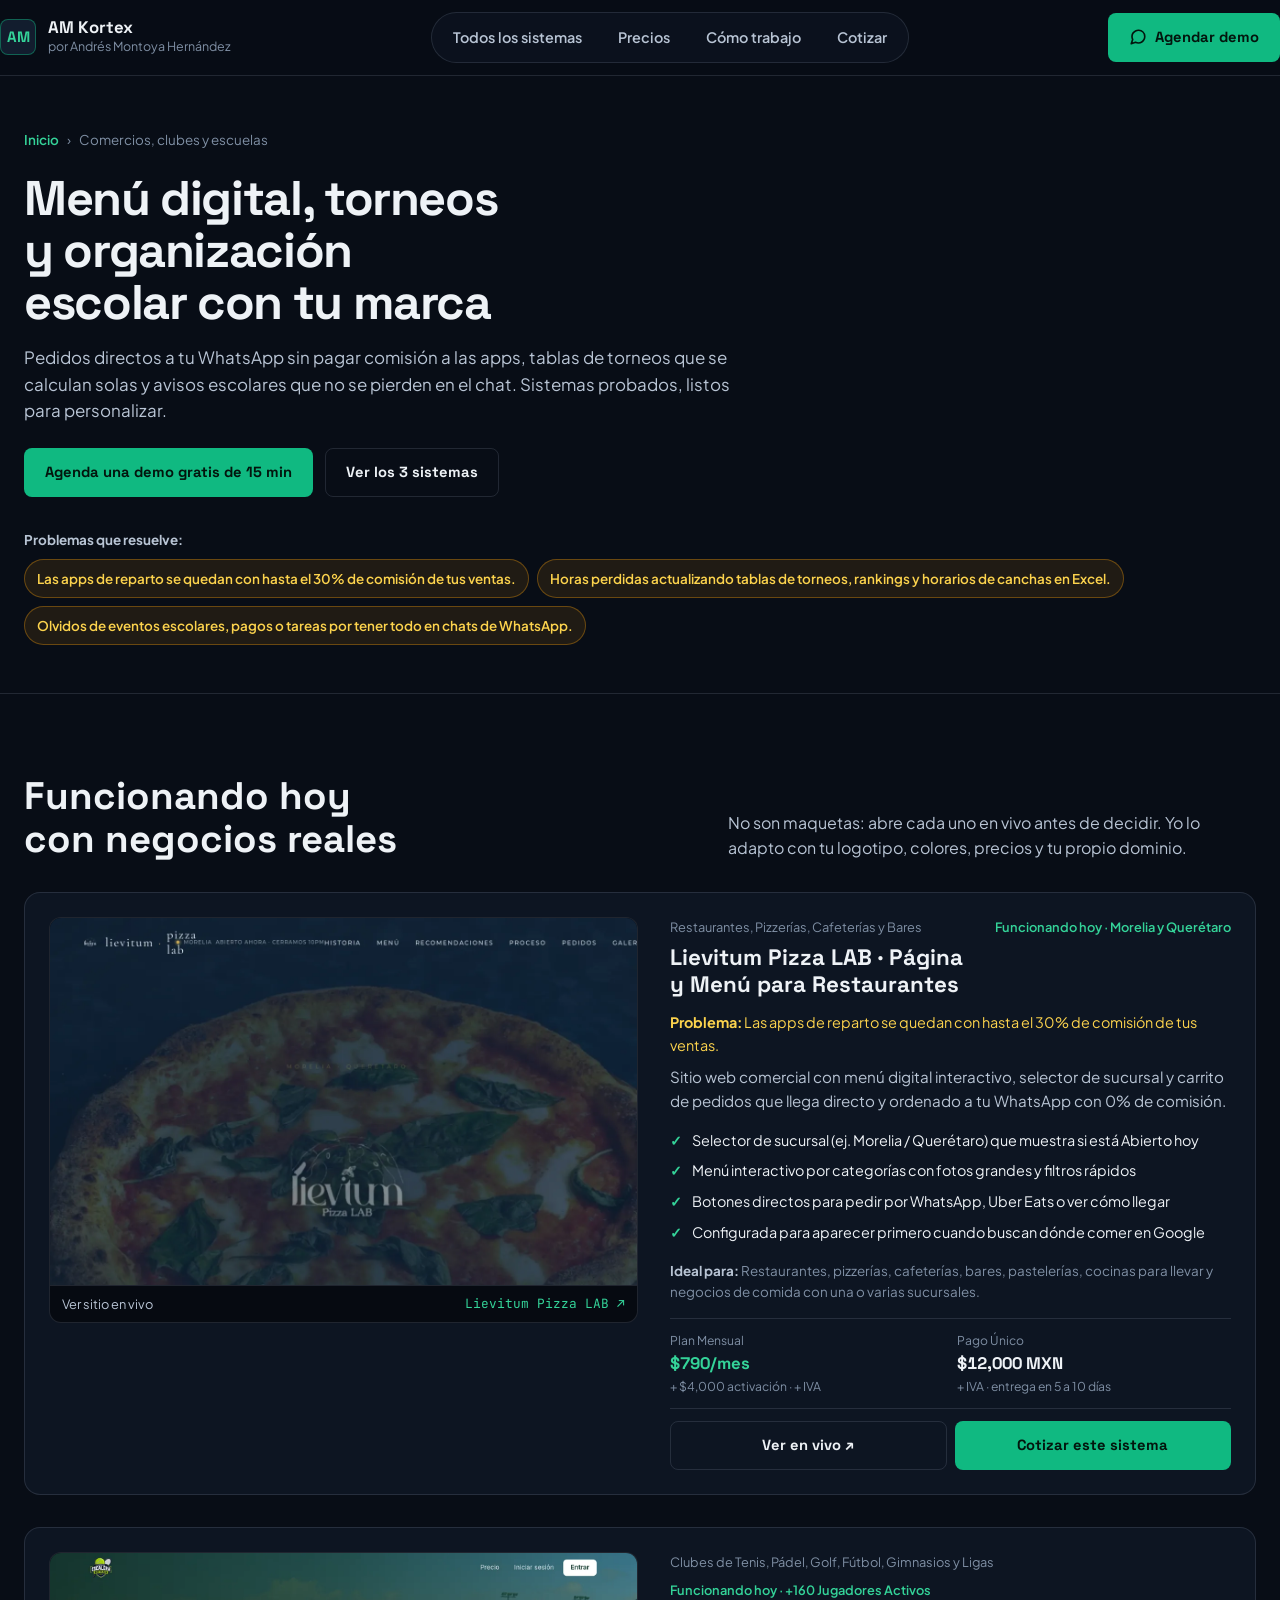
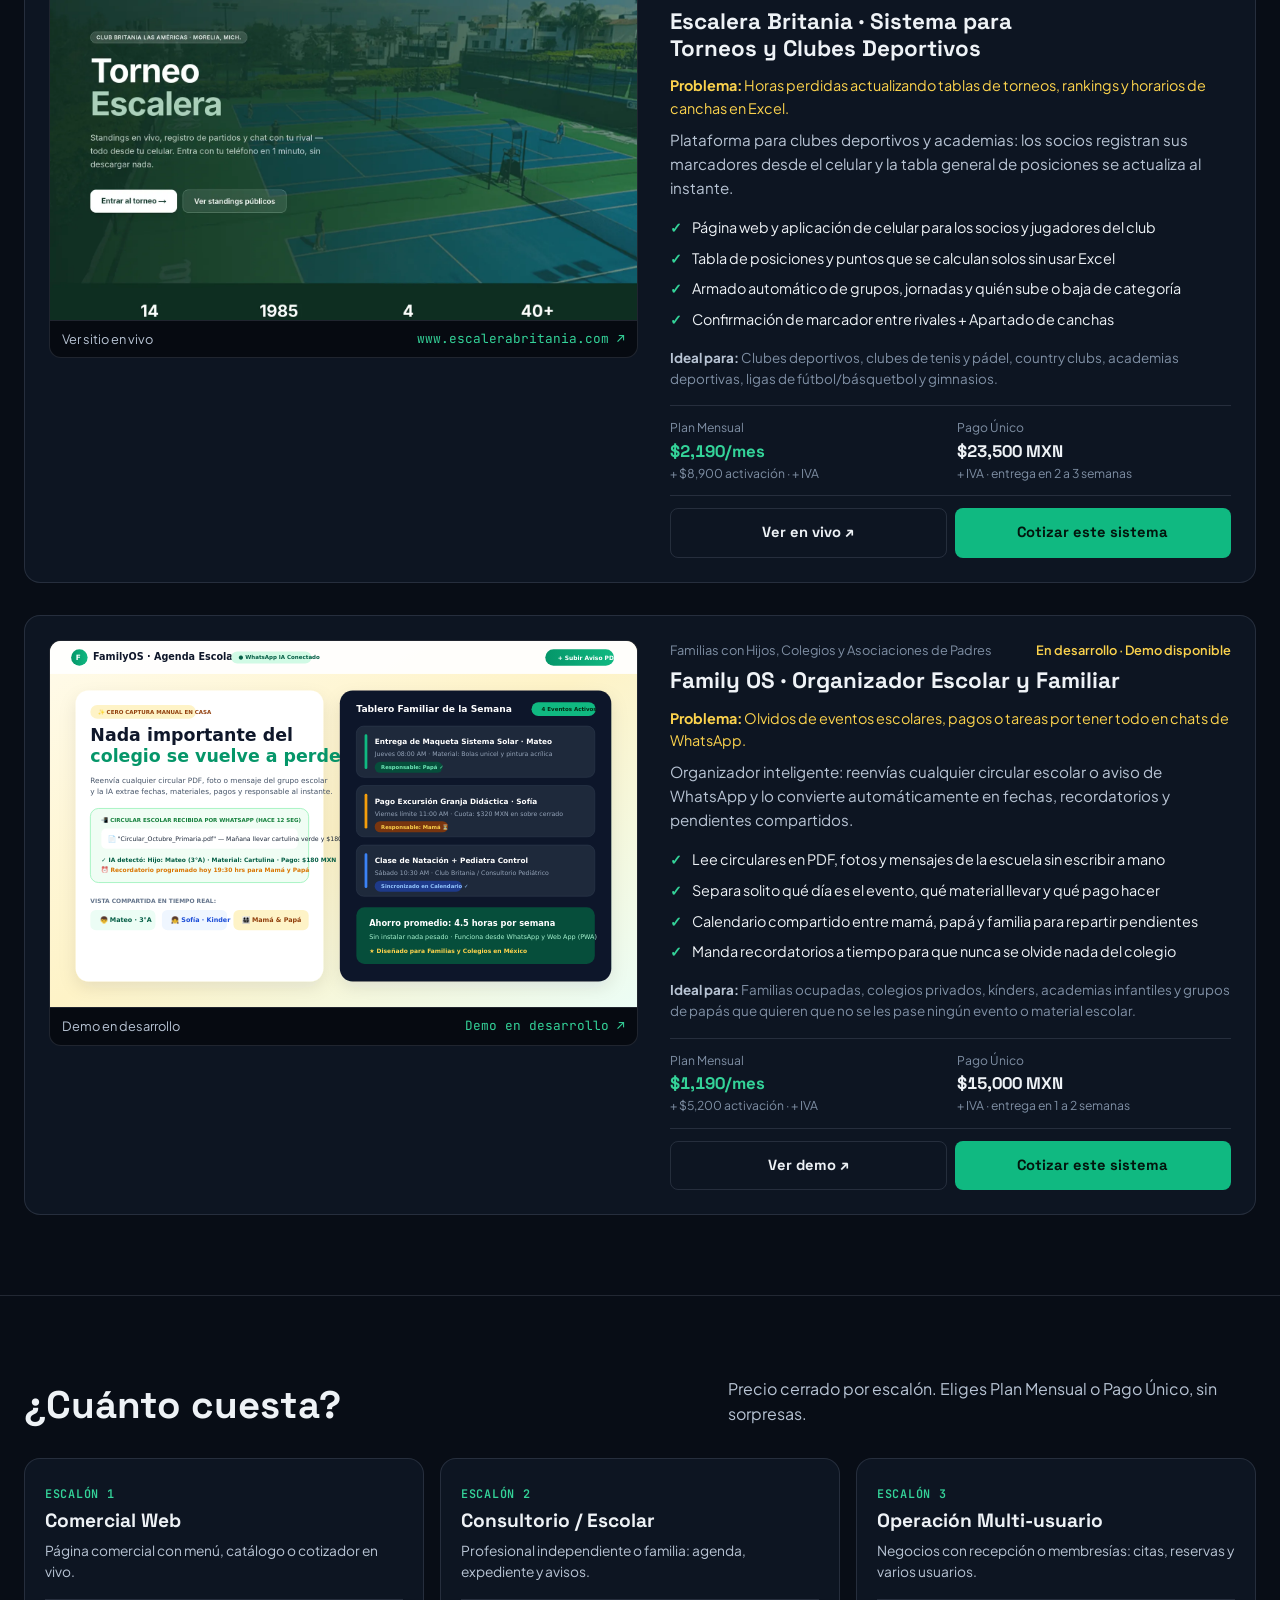
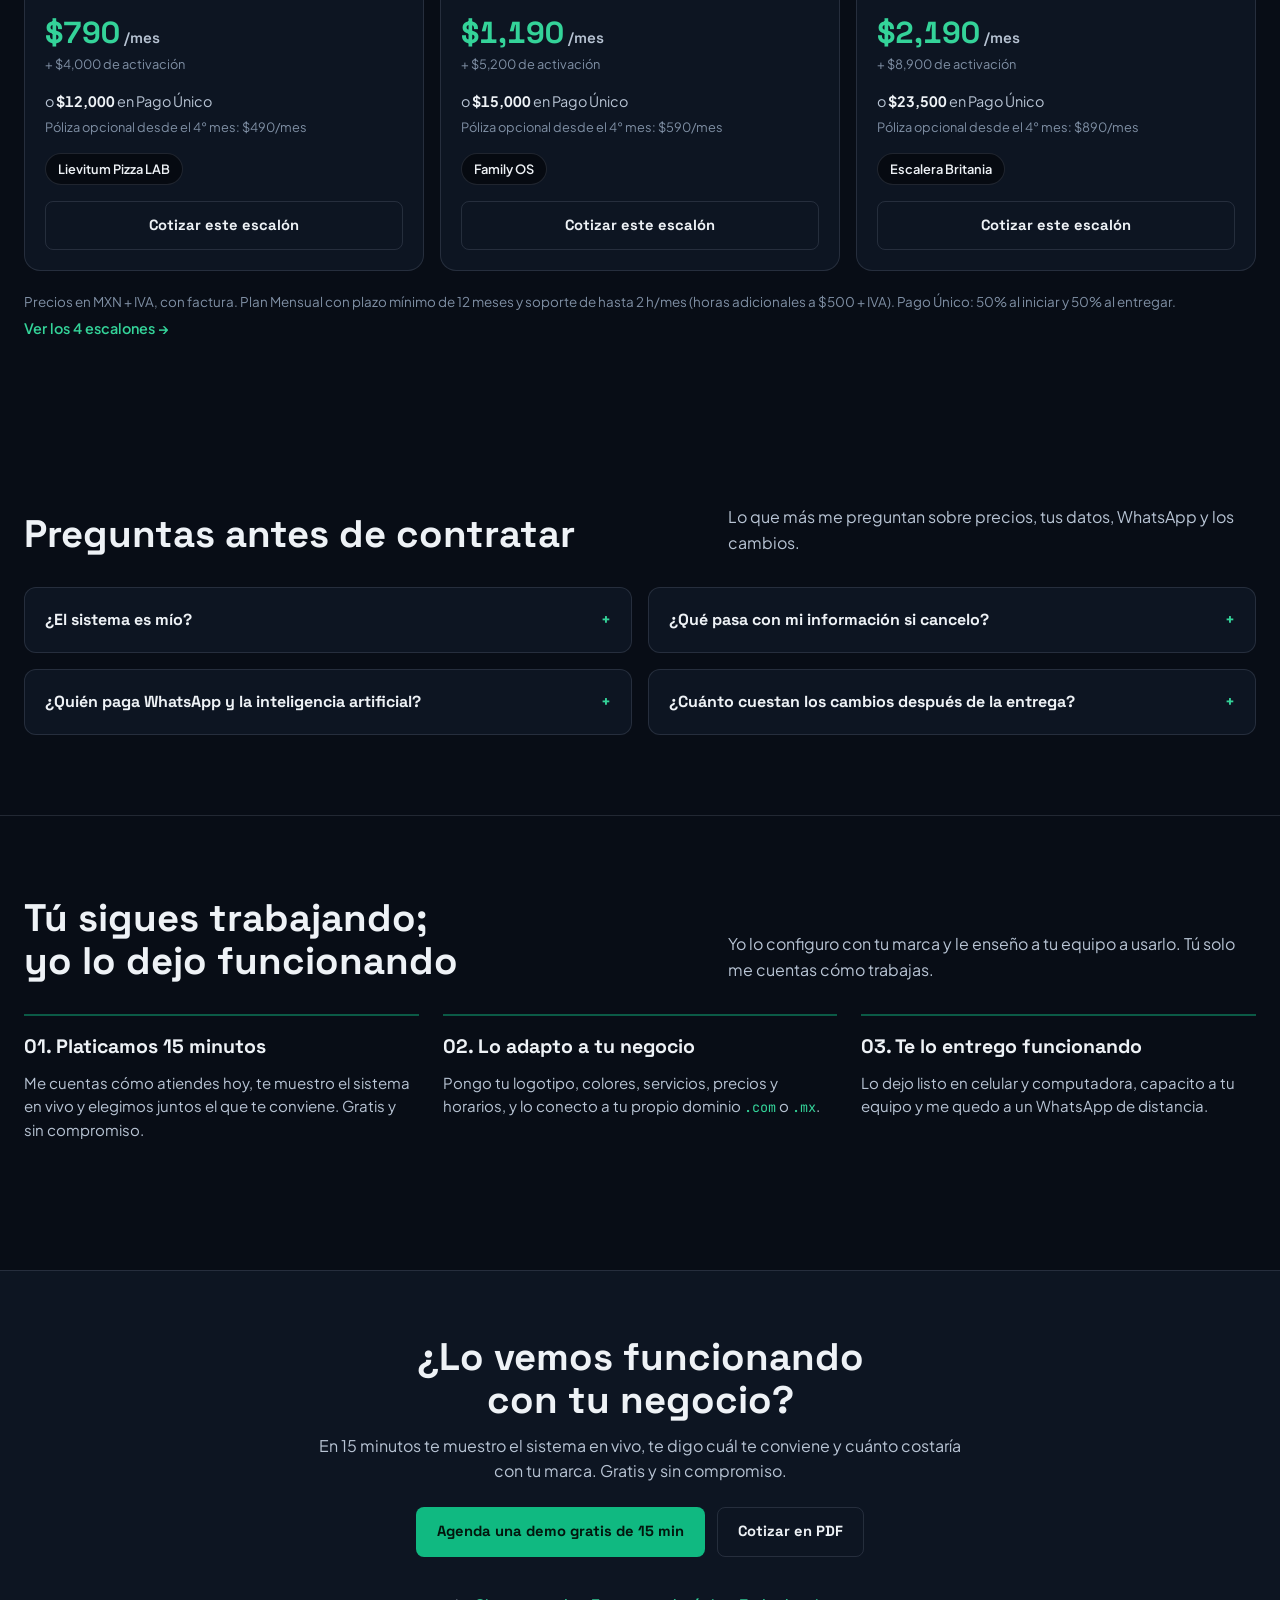
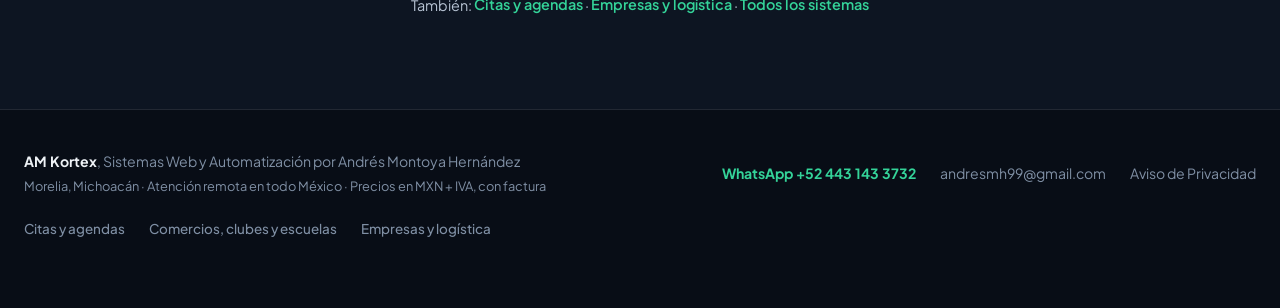
<file: sistemas-para-comercios-clubes-y-escuelas.html>
<!DOCTYPE html>
<!-- Generado por scripts/generar-paginas-giro.mjs a partir de app.js e index.html. No editar a mano: cambia los datos y vuelve a correr el script. -->
<html lang="es">
<head>
  <meta charset="UTF-8" />
  <!-- Sitio anterior en GitHub Pages: manda cada visita a la misma página en amkortex.com -->
  <script>
    if (location.hostname === 'andresmh99-dev.github.io') {
      location.replace('https://amkortex.com' + location.pathname.replace(/^\/andres-montoya-plataformas/, '') + location.search + location.hash);
    }
  </script>
  <meta name="viewport" content="width=device-width, initial-scale=1.0, maximum-scale=5.0" />
  <title>Menú digital para restaurantes, sistema para clubes deportivos y escuelas | AM Kortex</title>
  <meta name="description" content="Menú digital con pedidos directos a WhatsApp sin comisiones, sistema de torneos y ranking para clubes deportivos y organizador escolar. Con tu marca en 5 días a 3 semanas, desde $790/mes + IVA." />
  <meta name="robots" content="index, follow" />
  <meta name="theme-color" content="#080d16" />
  <link rel="canonical" href="https://amkortex.com/sistemas-para-comercios-clubes-y-escuelas" />
  <meta property="og:type" content="website" />
  <meta property="og:locale" content="es_MX" />
  <meta property="og:site_name" content="AM Kortex" />
  <meta property="og:url" content="https://amkortex.com/sistemas-para-comercios-clubes-y-escuelas" />
  <meta property="og:title" content="Menú digital para restaurantes, sistema para clubes deportivos y escuelas | AM Kortex" />
  <meta property="og:description" content="Menú digital con pedidos directos a WhatsApp sin comisiones, sistema de torneos y ranking para clubes deportivos y organizador escolar. Con tu marca en 5 días a 3 semanas, desde $790/mes + IVA." />
  <meta property="og:image" content="https://amkortex.com/assets/og-image.jpg?v=2" />
  <meta property="og:image:width" content="1200" />
  <meta property="og:image:height" content="630" />
  <meta name="twitter:card" content="summary_large_image" />
  <meta name="twitter:image" content="https://amkortex.com/assets/og-image.jpg?v=2" />
  <script type="application/ld+json">{"@context":"https://schema.org","@type":"BreadcrumbList","itemListElement":[{"@type":"ListItem","position":1,"name":"AM Kortex","item":"https://amkortex.com/"},{"@type":"ListItem","position":2,"name":"Comercios, clubes y escuelas","item":"https://amkortex.com/sistemas-para-comercios-clubes-y-escuelas"}]}</script>
  <link rel="icon" type="image/svg+xml" href="data:image/svg+xml,%3Csvg xmlns='http://www.w3.org/2000/svg' viewBox='0 0 64 64'%3E%3Crect width='64' height='64' rx='14' fill='%230d1522'/%3E%3Crect x='2' y='2' width='60' height='60' rx='12' fill='none' stroke='%2310b981' stroke-width='3'/%3E%3Ctext x='50%25' y='54%25' dominant-baseline='middle' text-anchor='middle' fill='%23edf3f8' font-family='sans-serif' font-weight='800' font-size='25'%3EAM%3C/text%3E%3C/svg%3E" />
  <link rel="preconnect" href="https://fonts.googleapis.com" />
  <link rel="preconnect" href="https://fonts.gstatic.com" crossorigin />
  <link href="https://fonts.googleapis.com/css2?family=Space+Grotesk:wght@500;600;700&family=Plus+Jakarta+Sans:wght@400;500;600;700&family=JetBrains+Mono:wght@500;600&display=swap" rel="stylesheet" />
  <link rel="stylesheet" href="site.css?v=7" />
  <script src="analytics.js?v=1" defer></script>
</head>
<body>
  <header class="b2b-nav">
    <div class="container b2b-nav-inner">
      <a href="./" class="brand-lockup" aria-label="AM Kortex, ir al inicio">
        <span class="brand-square">AM</span>
        <span>
          <span class="brand-name">AM Kortex</span>
          <span class="brand-role">por Andrés Montoya Hernández</span>
        </span>
      </a>
      <nav class="b2b-nav-links" aria-label="Menú principal">
        <a href="./#galeria-3d" class="b2b-nav-link">Todos los sistemas</a>
        <a href="#precios" class="b2b-nav-link">Precios</a>
        <a href="./#como-trabajamos" class="b2b-nav-link">Cómo trabajo</a>
        <a href="./#cotizador-holo" class="b2b-nav-link">Cotizar</a>
      </nav>
      <a href="https://wa.me/524431433732?text=Hola%20Andr%C3%A9s%2C%20vi%20la%20p%C3%A1gina%20de%20sistemas%20para%20comercios%2C%20clubes%20y%20escuelas%20de%20AM%20Kortex%20y%20quiero%20agendar%20una%20demo%20de%2015%20minutos." target="_blank" rel="noopener" class="btn btn-primary nav-cta">
        <svg width="18" height="18" viewBox="0 0 24 24" fill="none" stroke="currentColor" stroke-width="2.2" stroke-linecap="round" stroke-linejoin="round" aria-hidden="true"><path d="M21 11.5a8.38 8.38 0 0 1-.9 3.8 8.5 8.5 0 0 1-7.6 4.7 8.38 8.38 0 0 1-3.8-.9L3 21l1.9-5.7a8.38 8.38 0 0 1-.9-3.8 8.5 8.5 0 0 1 4.7-7.6 8.38 8.38 0 0 1 3.8-.9h.5a8.48 8.48 0 0 1 8 8v.5z"/></svg> <span>Agendar demo</span>
      </a>
    </div>
  </header>

  <main>
    <section class="giro-hero">
      <div class="container">
        <nav class="giro-crumbs" aria-label="Estás en">
          <a href="./">Inicio</a><span aria-hidden="true">›</span><span>Comercios, clubes y escuelas</span>
        </nav>
        <h1 class="hero-h1">Menú digital, torneos y organización escolar con tu marca</h1>
        <p class="hero-lede">Pedidos directos a tu WhatsApp sin pagar comisión a las apps, tablas de torneos que se calculan solas y avisos escolares que no se pierden en el chat. Sistemas probados, listos para personalizar.</p>
        <div class="hero-cta-group">
          <a href="https://wa.me/524431433732?text=Hola%20Andr%C3%A9s%2C%20vi%20la%20p%C3%A1gina%20de%20sistemas%20para%20comercios%2C%20clubes%20y%20escuelas%20de%20AM%20Kortex%20y%20quiero%20agendar%20una%20demo%20de%2015%20minutos." target="_blank" rel="noopener" class="btn btn-primary">Agenda una demo gratis de 15 min</a>
          <a href="#sistemas" class="btn btn-secondary">Ver los 3 sistemas</a>
        </div>
        <span class="giro-pains-label">Problemas que resuelve:</span>
        <ul class="giro-pains">
          <li>Las apps de reparto se quedan con hasta el 30% de comisión de tus ventas.</li>
          <li>Horas perdidas actualizando tablas de torneos, rankings y horarios de canchas en Excel.</li>
          <li>Olvidos de eventos escolares, pagos o tareas por tener todo en chats de WhatsApp.</li>
        </ul>
      </div>
    </section>

    <section class="catalog-band" id="sistemas">
      <div class="container">
        <div class="section-header-split">
          <h2 class="section-h2">Funcionando hoy con negocios reales</h2>
          <p class="section-desc">No son maquetas: abre cada uno en vivo antes de decidir. Yo lo adapto con tu logotipo, colores, precios y tu propio dominio.</p>
        </div>
        <div class="giro-systems">
        <article class="giro-system" id="lievitum-pizzalab">
          <a class="giro-shot" href="https://lustrous-stardust-5c82d0.netlify.app/" target="_blank" rel="noopener" aria-label="Abrir Lievitum Pizza LAB · Página y Menú para Restaurantes en una pestaña nueva">
            <img src="assets/screenshots/lievitum-pizzalab.webp" width="1600" height="1000" loading="lazy" alt="Pantalla real de Lievitum Pizza LAB · Página y Menú para Restaurantes" />
            <span class="giro-shot-cap"><span>Ver sitio en vivo</span><span class="domain-mono">Lievitum Pizza LAB ↗</span></span>
          </a>
          <div>
            <div class="giro-meta">
              <span>Restaurantes, Pizzerías, Cafeterías y Bares</span>
              <span class="giro-status ">Funcionando hoy · Morelia y Querétaro</span>
            </div>
            <h3>Lievitum Pizza LAB · Página y Menú para Restaurantes</h3>
            <p class="giro-problem"><strong>Problema:</strong> Las apps de reparto se quedan con hasta el 30% de comisión de tus ventas.</p>
            <p class="giro-pitch">Sitio web comercial con menú digital interactivo, selector de sucursal y carrito de pedidos que llega directo y ordenado a tu WhatsApp con 0% de comisión.</p>
            <ul class="giro-features">
              <li>Selector de sucursal (ej. Morelia / Querétaro) que muestra si está Abierto hoy</li>
              <li>Menú interactivo por categorías con fotos grandes y filtros rápidos</li>
              <li>Botones directos para pedir por WhatsApp, Uber Eats o ver cómo llegar</li>
              <li>Configurada para aparecer primero cuando buscan dónde comer en Google</li>
            </ul>
            <p class="giro-ideal"><strong>Ideal para:</strong> Restaurantes, pizzerías, cafeterías, bares, pastelerías, cocinas para llevar y negocios de comida con una o varias sucursales.</p>
            <div class="sys-price-bar">
              <div>
                <span class="price-inline-sub">Plan Mensual</span>
                <strong class="price-inline-val" style="color:var(--color-ink-emerald);">$790/mes</strong>
                <span class="price-inline-sub">+ $4,000 activación · + IVA</span>
              </div>
              <div>
                <span class="price-inline-sub">Pago Único</span>
                <strong class="price-inline-val">$12,000 MXN</strong>
                <span class="price-inline-sub">+ IVA · entrega en 5 a 10 días</span>
              </div>
            </div>
            <div class="sys-actions">
              <a class="btn btn-secondary" style="flex:1;" href="https://lustrous-stardust-5c82d0.netlify.app/" target="_blank" rel="noopener">Ver en vivo ↗</a>
              <a class="btn btn-primary" style="flex:1;" href="./?sistema=lievitum-pizzalab#cotizador-holo">Cotizar este sistema</a>
            </div>
          </div>
        </article>

        <article class="giro-system" id="escalera-britania">
          <a class="giro-shot" href="https://www.escalerabritania.com" target="_blank" rel="noopener" aria-label="Abrir Escalera Britania · Sistema para Torneos y Clubes Deportivos en una pestaña nueva">
            <img src="assets/screenshots/escalera-britania.webp" width="1600" height="1000" loading="lazy" alt="Pantalla real de Escalera Britania · Sistema para Torneos y Clubes Deportivos" />
            <span class="giro-shot-cap"><span>Ver sitio en vivo</span><span class="domain-mono">www.escalerabritania.com ↗</span></span>
          </a>
          <div>
            <div class="giro-meta">
              <span>Clubes de Tenis, Pádel, Golf, Fútbol, Gimnasios y Ligas</span>
              <span class="giro-status ">Funcionando hoy · +160 Jugadores Activos</span>
            </div>
            <h3>Escalera Britania · Sistema para Torneos y Clubes Deportivos</h3>
            <p class="giro-problem"><strong>Problema:</strong> Horas perdidas actualizando tablas de torneos, rankings y horarios de canchas en Excel.</p>
            <p class="giro-pitch">Plataforma para clubes deportivos y academias: los socios registran sus marcadores desde el celular y la tabla general de posiciones se actualiza al instante.</p>
            <ul class="giro-features">
              <li>Página web y aplicación de celular para los socios y jugadores del club</li>
              <li>Tabla de posiciones y puntos que se calculan solos sin usar Excel</li>
              <li>Armado automático de grupos, jornadas y quién sube o baja de categoría</li>
              <li>Confirmación de marcador entre rivales + Apartado de canchas</li>
            </ul>
            <p class="giro-ideal"><strong>Ideal para:</strong> Clubes deportivos, clubes de tenis y pádel, country clubs, academias deportivas, ligas de fútbol/básquetbol y gimnasios.</p>
            <div class="sys-price-bar">
              <div>
                <span class="price-inline-sub">Plan Mensual</span>
                <strong class="price-inline-val" style="color:var(--color-ink-emerald);">$2,190/mes</strong>
                <span class="price-inline-sub">+ $8,900 activación · + IVA</span>
              </div>
              <div>
                <span class="price-inline-sub">Pago Único</span>
                <strong class="price-inline-val">$23,500 MXN</strong>
                <span class="price-inline-sub">+ IVA · entrega en 2 a 3 semanas</span>
              </div>
            </div>
            <div class="sys-actions">
              <a class="btn btn-secondary" style="flex:1;" href="https://www.escalerabritania.com" target="_blank" rel="noopener">Ver en vivo ↗</a>
              <a class="btn btn-primary" style="flex:1;" href="./?sistema=escalera-britania#cotizador-holo">Cotizar este sistema</a>
            </div>
          </div>
        </article>

        <article class="giro-system" id="family-os">
          <a class="giro-shot" href="https://family-os-ten.vercel.app" target="_blank" rel="noopener" aria-label="Abrir Family OS · Organizador Escolar y Familiar en una pestaña nueva">
            <img src="assets/screenshots/family-os.svg" width="1600" height="1000" loading="lazy" alt="Pantalla real de Family OS · Organizador Escolar y Familiar" />
            <span class="giro-shot-cap"><span>Demo en desarrollo</span><span class="domain-mono">Demo en desarrollo ↗</span></span>
          </a>
          <div>
            <div class="giro-meta">
              <span>Familias con Hijos, Colegios y Asociaciones de Padres</span>
              <span class="giro-status is-dev">En desarrollo · Demo disponible</span>
            </div>
            <h3>Family OS · Organizador Escolar y Familiar</h3>
            <p class="giro-problem"><strong>Problema:</strong> Olvidos de eventos escolares, pagos o tareas por tener todo en chats de WhatsApp.</p>
            <p class="giro-pitch">Organizador inteligente: reenvías cualquier circular escolar o aviso de WhatsApp y lo convierte automáticamente en fechas, recordatorios y pendientes compartidos.</p>
            <ul class="giro-features">
              <li>Lee circulares en PDF, fotos y mensajes de la escuela sin escribir a mano</li>
              <li>Separa solito qué día es el evento, qué material llevar y qué pago hacer</li>
              <li>Calendario compartido entre mamá, papá y familia para repartir pendientes</li>
              <li>Manda recordatorios a tiempo para que nunca se olvide nada del colegio</li>
            </ul>
            <p class="giro-ideal"><strong>Ideal para:</strong> Familias ocupadas, colegios privados, kínders, academias infantiles y grupos de papás que quieren que no se les pase ningún evento o material escolar.</p>
            <div class="sys-price-bar">
              <div>
                <span class="price-inline-sub">Plan Mensual</span>
                <strong class="price-inline-val" style="color:var(--color-ink-emerald);">$1,190/mes</strong>
                <span class="price-inline-sub">+ $5,200 activación · + IVA</span>
              </div>
              <div>
                <span class="price-inline-sub">Pago Único</span>
                <strong class="price-inline-val">$15,000 MXN</strong>
                <span class="price-inline-sub">+ IVA · entrega en 1 a 2 semanas</span>
              </div>
            </div>
            <div class="sys-actions">
              <a class="btn btn-secondary" style="flex:1;" href="https://family-os-ten.vercel.app" target="_blank" rel="noopener">Ver demo ↗</a>
              <a class="btn btn-primary" style="flex:1;" href="./?sistema=family-os#cotizador-holo">Cotizar este sistema</a>
            </div>
          </div>
        </article>
        </div>
      </div>
    </section>

    <section class="pricing-band" id="precios">
      <div class="container">
        <div class="section-header-split">
          <h2 class="section-h2">¿Cuánto cuesta?</h2>
          <p class="section-desc">Precio cerrado por escalón. Eliges Plan Mensual o Pago Único, sin sorpresas.</p>
        </div>
        <div class="tier-grid is-compact">
          <article class="tier-card">
            <div>
              <span class="tier-num">Escalón 1</span>
              <h3 class="tier-name">Comercial Web</h3>
              <p class="tier-fit">Página comercial con menú, catálogo o cotizador en vivo.</p>
            </div>
            <div class="tier-price">
              <span class="tier-price-main">$790<small> /mes</small></span>
              <span class="tier-price-sub">+ $4,000 de activación</span>
            </div>
            <div class="tier-alt">
              o <strong>$12,000</strong> en Pago Único
              <span>Póliza opcional desde el 4° mes: $490/mes</span>
            </div>
            <ul class="tier-systems" aria-label="Sistemas de este escalón en este giro">
              <li><a href="#lievitum-pizzalab" class="tier-system-link">Lievitum Pizza LAB</a></li>
            </ul>
            <a class="btn btn-secondary" href="./?sistema=lievitum-pizzalab#cotizador-holo">Cotizar este escalón</a>
          </article>
          <article class="tier-card">
            <div>
              <span class="tier-num">Escalón 2</span>
              <h3 class="tier-name">Consultorio / Escolar</h3>
              <p class="tier-fit">Profesional independiente o familia: agenda, expediente y avisos.</p>
            </div>
            <div class="tier-price">
              <span class="tier-price-main">$1,190<small> /mes</small></span>
              <span class="tier-price-sub">+ $5,200 de activación</span>
            </div>
            <div class="tier-alt">
              o <strong>$15,000</strong> en Pago Único
              <span>Póliza opcional desde el 4° mes: $590/mes</span>
            </div>
            <ul class="tier-systems" aria-label="Sistemas de este escalón en este giro">
              <li><a href="#family-os" class="tier-system-link">Family OS</a></li>
            </ul>
            <a class="btn btn-secondary" href="./?sistema=family-os#cotizador-holo">Cotizar este escalón</a>
          </article>
          <article class="tier-card">
            <div>
              <span class="tier-num">Escalón 3</span>
              <h3 class="tier-name">Operación Multi-usuario</h3>
              <p class="tier-fit">Negocios con recepción o membresías: citas, reservas y varios usuarios.</p>
            </div>
            <div class="tier-price">
              <span class="tier-price-main">$2,190<small> /mes</small></span>
              <span class="tier-price-sub">+ $8,900 de activación</span>
            </div>
            <div class="tier-alt">
              o <strong>$23,500</strong> en Pago Único
              <span>Póliza opcional desde el 4° mes: $890/mes</span>
            </div>
            <ul class="tier-systems" aria-label="Sistemas de este escalón en este giro">
              <li><a href="#escalera-britania" class="tier-system-link">Escalera Britania</a></li>
            </ul>
            <a class="btn btn-secondary" href="./?sistema=escalera-britania#cotizador-holo">Cotizar este escalón</a>
          </article>
        </div>
        <p class="pricing-note">Precios en MXN + IVA, con factura. Plan Mensual con plazo mínimo de 12 meses y soporte de hasta 2 h/mes (horas adicionales a $500 + IVA). Pago Único: 50% al iniciar y 50% al entregar.</p>
        <p class="giro-others"><a href="./#precios">Ver los 4 escalones →</a></p>
      </div>
    </section>

    <section class="process-band" id="preguntas">
      <div class="container">
        <div class="section-header-split">
          <h2 class="section-h2">Preguntas antes de contratar</h2>
          <p class="section-desc">Lo que más me preguntan sobre precios, tus datos, WhatsApp y los cambios.</p>
        </div>
        <div class="faq-columns">
          <details class="faq-row">
          <summary>
            <span>¿El sistema es mío?</span>
            <span class="faq-plus">+</span>
          </summary>
          <p>En <strong>Plan Mensual</strong> rentas el sistema: la plataforma es de AM Kortex y tienes derecho a usarla mientras el plan esté activo. En <strong>Pago Único</strong> recibes una licencia permanente para usar tu sistema, sin mensualidades obligatorias. En los dos casos <strong>tus datos, tu dominio y tu marca son tuyos</strong>. Si necesitas el código fuente para modificarlo o alojarlo por tu cuenta, se cotiza aparte.</p>
        </details>

        <details class="faq-row">
          <summary>
            <span>¿Qué pasa con mi información si cancelo?</span>
            <span class="faq-plus">+</span>
          </summary>
          <p>Tu información es tuya. Si cancelas el Plan Mensual (después del plazo mínimo de 12 meses), te entrego tus datos en Excel o CSV dentro de los 30 días siguientes y te transfiero tu dominio. Una vez entregados, se borran de los servidores.</p>
        </details>

        <details class="faq-row">
          <summary>
            <span>¿Quién paga WhatsApp y la inteligencia artificial?</span>
            <span class="faq-plus">+</span>
          </summary>
          <p>La cuenta de <strong>WhatsApp Business queda a tu nombre y con tu tarjeta</strong>: Meta te cobra directo por los mensajes que envía el sistema, sin intermediarios ni sobreprecio. El uso de inteligencia artificial (leer audios, documentos o mensajes) va incluido en la mensualidad con un uso normal; si tu operación lo rebasa mucho, te aviso antes y lo ajustamos.</p>
        </details>

        <details class="faq-row">
          <summary>
            <span>¿Cuánto cuestan los cambios después de la entrega?</span>
            <span class="faq-plus">+</span>
          </summary>
          <p>En Plan Mensual tienes hasta 2 horas al mes de ajustes y mejoras incluidas. Los cambios que pasen de lo incluido en tu plan o póliza se cobran a <strong>$500 por hora + IVA</strong>. Antes de empezar te digo cuántas horas lleva, para que apruebes el costo.</p>
        </details>
        </div>
      </div>
    </section>

    <section class="process-band" style="border-top:1px solid var(--color-line);">
      <div class="container">
        <div class="section-header-split">
          <h2 class="section-h2">Tú sigues trabajando; yo lo dejo funcionando</h2>
          <p class="section-desc">Yo lo configuro con tu marca y le enseño a tu equipo a usarlo. Tú solo me cuentas cómo trabajas.</p>
        </div>
        <div class="process-list">
          <div class="process-step">
            <h3>01. Platicamos 15 minutos</h3>
            <p>Me cuentas cómo atiendes hoy, te muestro el sistema en vivo y elegimos juntos el que te conviene. Gratis y sin compromiso.</p>
          </div>
          <div class="process-step">
            <h3>02. Lo adapto a tu negocio</h3>
            <p>Pongo tu logotipo, colores, servicios, precios y horarios, y lo conecto a tu propio dominio <code>.com</code> o <code>.mx</code>.</p>
          </div>
          <div class="process-step">
            <h3>03. Te lo entrego funcionando</h3>
            <p>Lo dejo listo en celular y computadora, capacito a tu equipo y me quedo a un WhatsApp de distancia.</p>
          </div>
        </div>
      </div>
    </section>

    <section class="giro-cta-band">
      <div class="container">
        <h2 class="section-h2">¿Lo vemos funcionando con tu negocio?</h2>
        <p>En 15 minutos te muestro el sistema en vivo, te digo cuál te conviene y cuánto costaría con tu marca. Gratis y sin compromiso.</p>
        <div class="hero-cta-group">
          <a href="https://wa.me/524431433732?text=Hola%20Andr%C3%A9s%2C%20vi%20la%20p%C3%A1gina%20de%20sistemas%20para%20comercios%2C%20clubes%20y%20escuelas%20de%20AM%20Kortex%20y%20quiero%20agendar%20una%20demo%20de%2015%20minutos." target="_blank" rel="noopener" class="btn btn-primary">Agenda una demo gratis de 15 min</a>
          <a href="./#cotizador-holo" class="btn btn-secondary">Cotizar en PDF</a>
        </div>
        <p class="giro-others">También: <a href="sistemas-de-citas-y-agendas.html">Citas y agendas</a> · <a href="sistemas-para-empresas-y-logistica.html">Empresas y logística</a> · <a href="./">Todos los sistemas</a></p>
      </div>
    </section>
  </main>

  <footer class="b2b-footer">
    <div class="container b2b-footer-inner">
      <div class="footer-brand">
        <strong style="color:var(--color-ink);">AM Kortex</strong>, Sistemas Web y Automatización por Andrés Montoya Hernández
        <span class="footer-meta">Morelia, Michoacán · Atención remota en todo México · Precios en MXN + IVA, con factura</span>
      </div>
      <div class="b2b-footer-links">
        <a href="https://wa.me/524431433732" target="_blank" rel="noopener" style="color:var(--color-ink-emerald);font-weight:700;">WhatsApp +52 443 143 3732</a>
        <a href="mailto:andresmh99@gmail.com?subject=Contacto%20desde%20AM%20Kortex%20%C2%B7%20Comercios%2C%20clubes%20y%20escuelas">andresmh99@gmail.com</a>
        <a href="aviso-de-privacidad.html">Aviso de Privacidad</a>
      </div>
      <nav class="footer-giros" aria-label="Soluciones por giro">
        <a href="sistemas-de-citas-y-agendas.html">Citas y agendas</a>
        <a href="sistemas-para-comercios-clubes-y-escuelas.html" aria-current="page">Comercios, clubes y escuelas</a>
        <a href="sistemas-para-empresas-y-logistica.html">Empresas y logística</a>
      </nav>
    </div>
  </footer>

  <a href="https://wa.me/524431433732?text=Hola%20Andr%C3%A9s%2C%20vi%20la%20p%C3%A1gina%20de%20sistemas%20para%20comercios%2C%20clubes%20y%20escuelas%20de%20AM%20Kortex%20y%20quiero%20agendar%20una%20demo%20de%2015%20minutos." target="_blank" rel="noopener" class="wa-dock" aria-label="Contactar por WhatsApp">
    <svg width="18" height="18" viewBox="0 0 24 24" fill="none" stroke="currentColor" stroke-width="2.2" stroke-linecap="round" stroke-linejoin="round" aria-hidden="true"><path d="M21 11.5a8.38 8.38 0 0 1-.9 3.8 8.5 8.5 0 0 1-7.6 4.7 8.38 8.38 0 0 1-3.8-.9L3 21l1.9-5.7a8.38 8.38 0 0 1-.9-3.8 8.5 8.5 0 0 1 4.7-7.6 8.38 8.38 0 0 1 3.8-.9h.5a8.48 8.48 0 0 1 8 8v.5z"/></svg>
    <span>WhatsApp 443 143 3732</span>
  </a>
  <script>
    // WhatsApp flotante: aparece cuando los botones de arriba salen de pantalla
    (function () {
      var dock = document.querySelector('.wa-dock');
      var ctas = document.querySelector('.giro-hero .hero-cta-group');
      if (!dock || !ctas || !('IntersectionObserver' in window)) return;
      dock.classList.add('is-hidden');
      new IntersectionObserver(function (entries) {
        dock.classList.toggle('is-hidden', entries[0].isIntersecting);
      }).observe(ctas);
    })();
  </script>
</body>
</html>
</file>
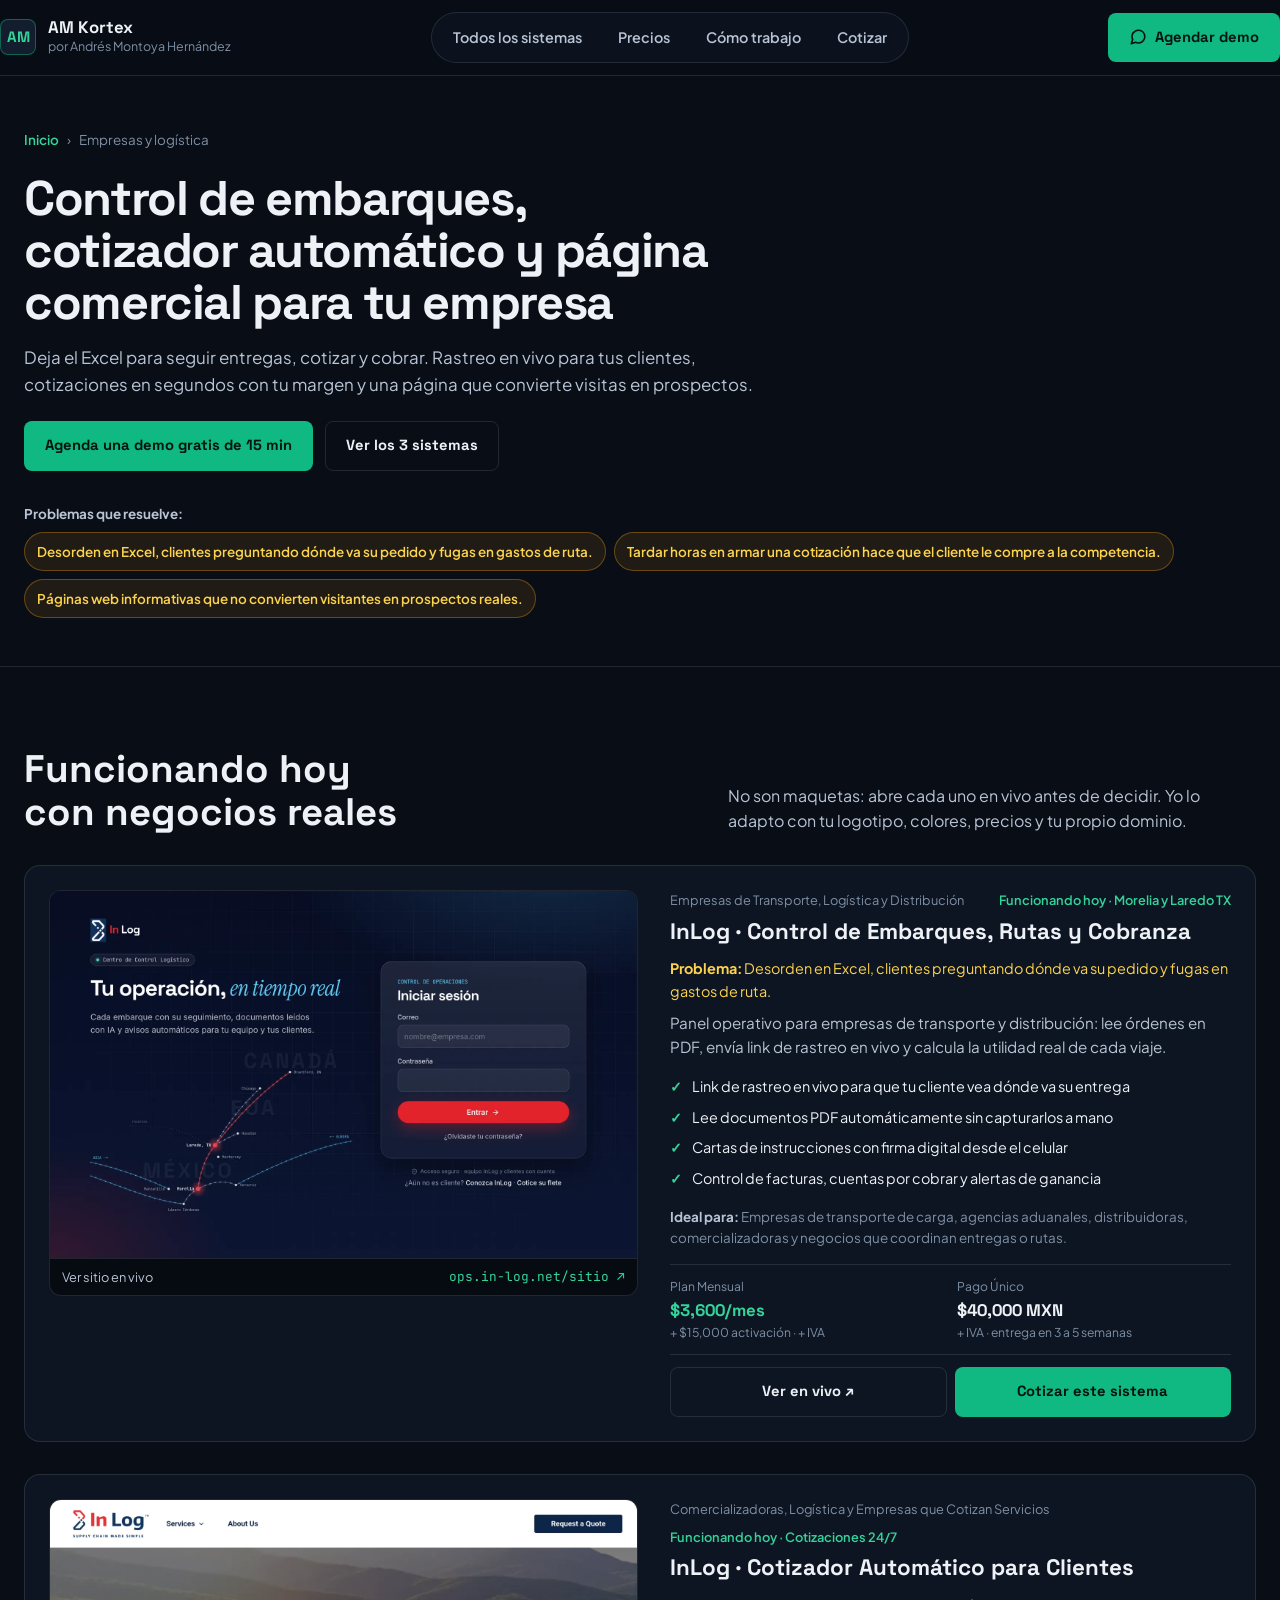
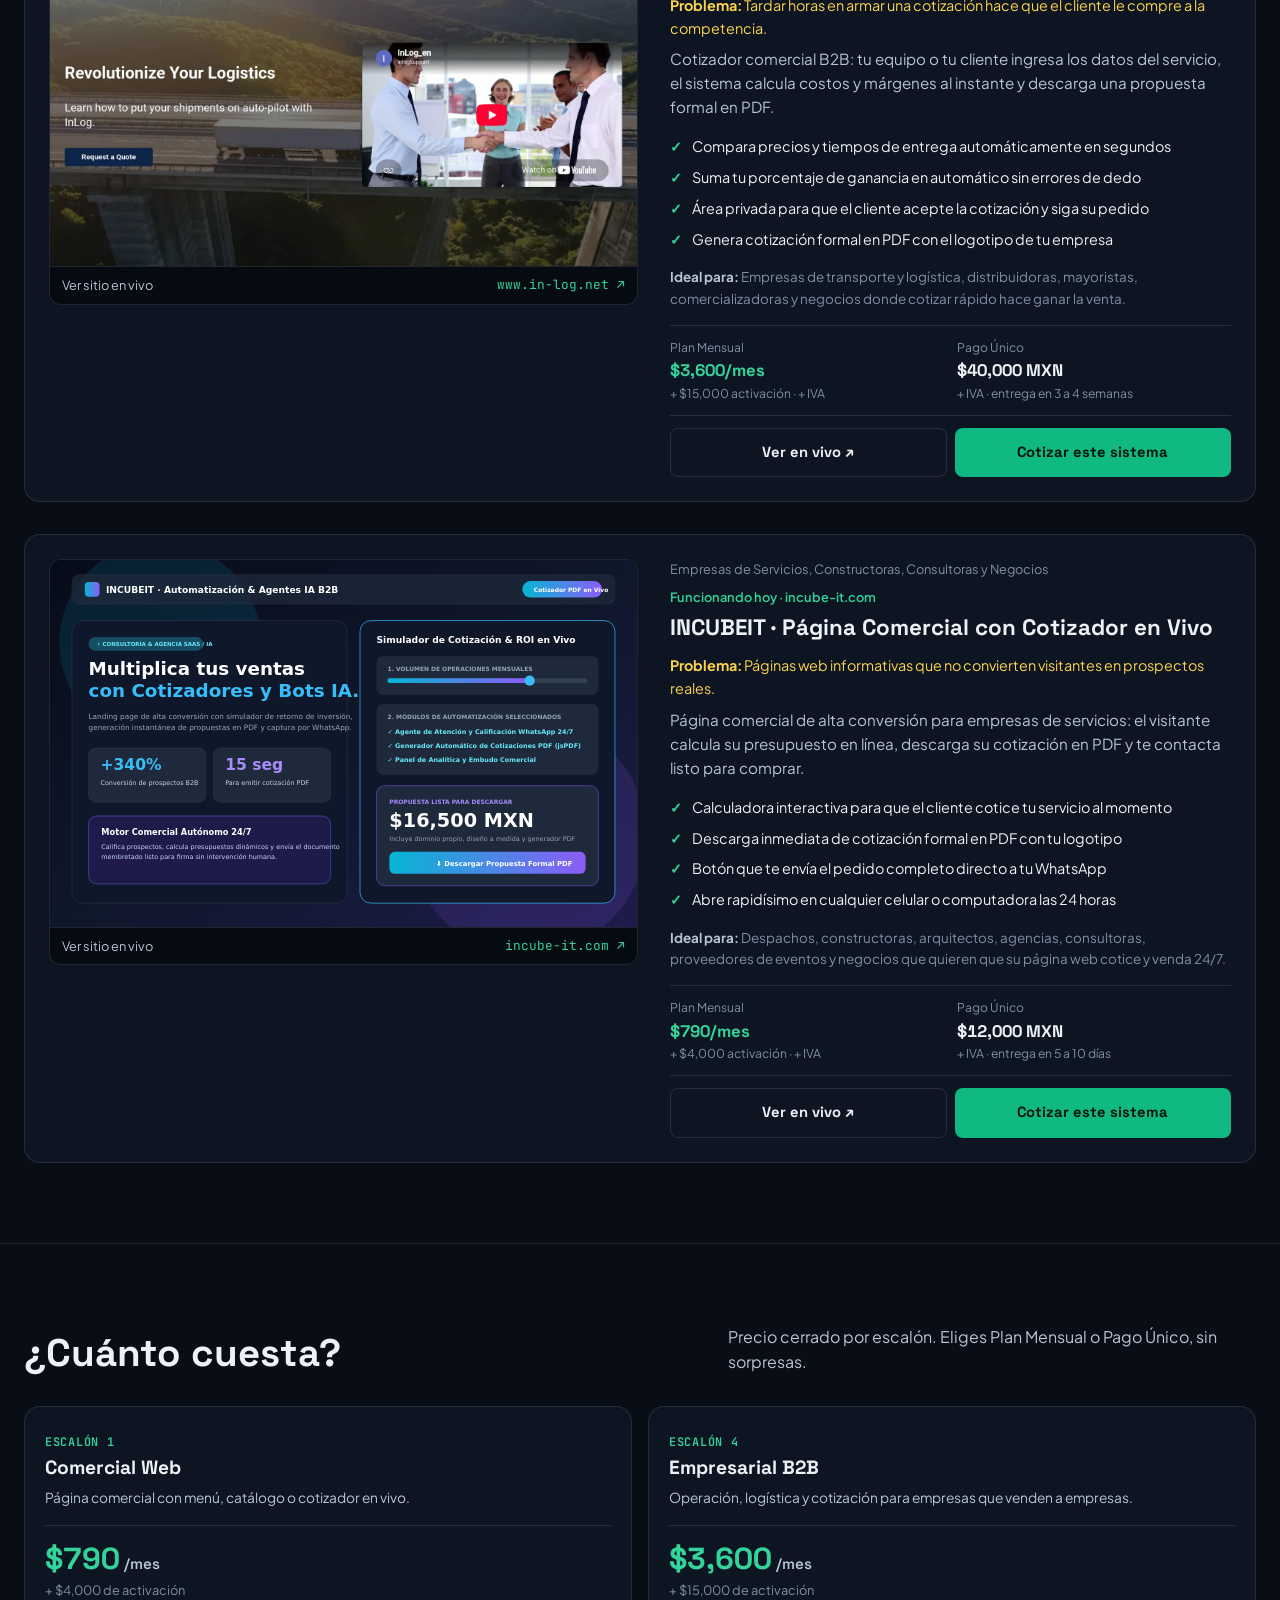
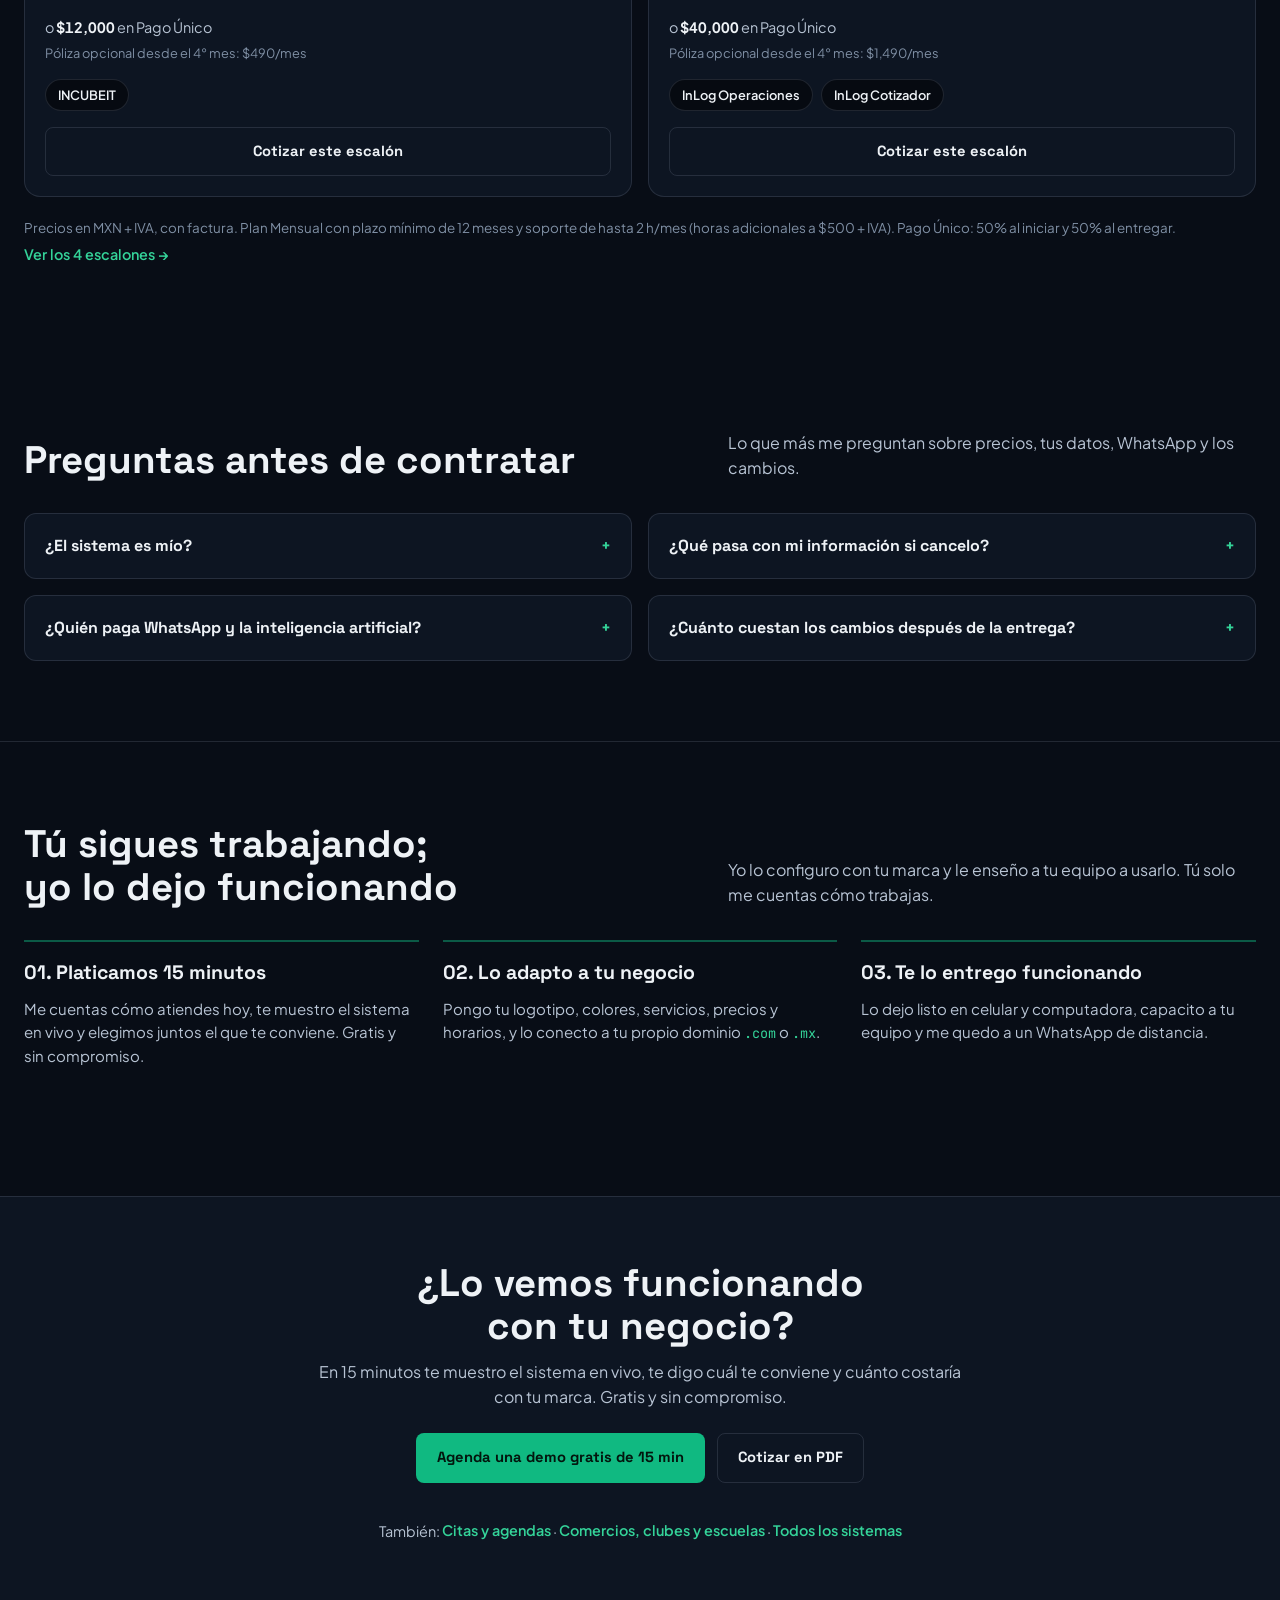
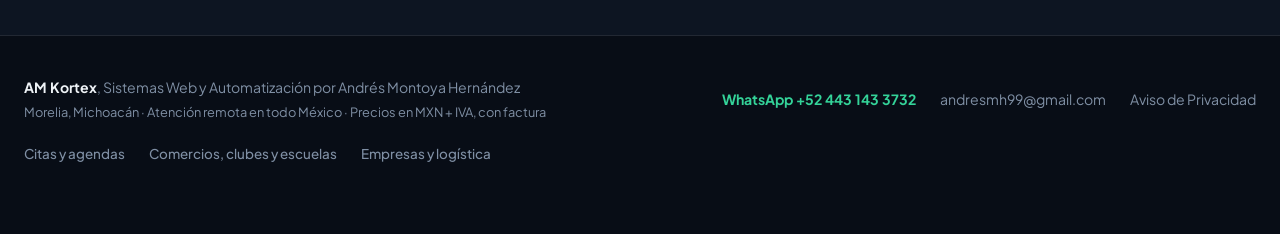
<file: sistemas-para-empresas-y-logistica.html>
<!DOCTYPE html>
<!-- Generado por scripts/generar-paginas-giro.mjs a partir de app.js e index.html. No editar a mano: cambia los datos y vuelve a correr el script. -->
<html lang="es">
<head>
  <meta charset="UTF-8" />
  <!-- Sitio anterior en GitHub Pages: manda cada visita a la misma página en amkortex.com -->
  <script>
    if (location.hostname === 'andresmh99-dev.github.io') {
      location.replace('https://amkortex.com' + location.pathname.replace(/^\/andres-montoya-plataformas/, '') + location.search + location.hash);
    }
  </script>
  <meta name="viewport" content="width=device-width, initial-scale=1.0, maximum-scale=5.0" />
  <title>Sistema de logística, cotizador en línea y páginas B2B | AM Kortex</title>
  <meta name="description" content="Control de embarques con rastreo en vivo, cotizador automático con tu margen y páginas comerciales que cotizan solas. Sistemas operando en Morelia y Laredo, con tu marca en 5 días a 5 semanas." />
  <meta name="robots" content="index, follow" />
  <meta name="theme-color" content="#080d16" />
  <link rel="canonical" href="https://amkortex.com/sistemas-para-empresas-y-logistica" />
  <meta property="og:type" content="website" />
  <meta property="og:locale" content="es_MX" />
  <meta property="og:site_name" content="AM Kortex" />
  <meta property="og:url" content="https://amkortex.com/sistemas-para-empresas-y-logistica" />
  <meta property="og:title" content="Sistema de logística, cotizador en línea y páginas B2B | AM Kortex" />
  <meta property="og:description" content="Control de embarques con rastreo en vivo, cotizador automático con tu margen y páginas comerciales que cotizan solas. Sistemas operando en Morelia y Laredo, con tu marca en 5 días a 5 semanas." />
  <meta property="og:image" content="https://amkortex.com/assets/og-image.jpg?v=2" />
  <meta property="og:image:width" content="1200" />
  <meta property="og:image:height" content="630" />
  <meta name="twitter:card" content="summary_large_image" />
  <meta name="twitter:image" content="https://amkortex.com/assets/og-image.jpg?v=2" />
  <script type="application/ld+json">{"@context":"https://schema.org","@type":"BreadcrumbList","itemListElement":[{"@type":"ListItem","position":1,"name":"AM Kortex","item":"https://amkortex.com/"},{"@type":"ListItem","position":2,"name":"Empresas y logística","item":"https://amkortex.com/sistemas-para-empresas-y-logistica"}]}</script>
  <link rel="icon" type="image/svg+xml" href="data:image/svg+xml,%3Csvg xmlns='http://www.w3.org/2000/svg' viewBox='0 0 64 64'%3E%3Crect width='64' height='64' rx='14' fill='%230d1522'/%3E%3Crect x='2' y='2' width='60' height='60' rx='12' fill='none' stroke='%2310b981' stroke-width='3'/%3E%3Ctext x='50%25' y='54%25' dominant-baseline='middle' text-anchor='middle' fill='%23edf3f8' font-family='sans-serif' font-weight='800' font-size='25'%3EAM%3C/text%3E%3C/svg%3E" />
  <link rel="preconnect" href="https://fonts.googleapis.com" />
  <link rel="preconnect" href="https://fonts.gstatic.com" crossorigin />
  <link href="https://fonts.googleapis.com/css2?family=Space+Grotesk:wght@500;600;700&family=Plus+Jakarta+Sans:wght@400;500;600;700&family=JetBrains+Mono:wght@500;600&display=swap" rel="stylesheet" />
  <link rel="stylesheet" href="site.css?v=7" />
  <script src="analytics.js?v=1" defer></script>
</head>
<body>
  <header class="b2b-nav">
    <div class="container b2b-nav-inner">
      <a href="./" class="brand-lockup" aria-label="AM Kortex, ir al inicio">
        <span class="brand-square">AM</span>
        <span>
          <span class="brand-name">AM Kortex</span>
          <span class="brand-role">por Andrés Montoya Hernández</span>
        </span>
      </a>
      <nav class="b2b-nav-links" aria-label="Menú principal">
        <a href="./#galeria-3d" class="b2b-nav-link">Todos los sistemas</a>
        <a href="#precios" class="b2b-nav-link">Precios</a>
        <a href="./#como-trabajamos" class="b2b-nav-link">Cómo trabajo</a>
        <a href="./#cotizador-holo" class="b2b-nav-link">Cotizar</a>
      </nav>
      <a href="https://wa.me/524431433732?text=Hola%20Andr%C3%A9s%2C%20vi%20la%20p%C3%A1gina%20de%20sistemas%20para%20empresas%20y%20log%C3%ADstica%20de%20AM%20Kortex%20y%20quiero%20agendar%20una%20demo%20de%2015%20minutos." target="_blank" rel="noopener" class="btn btn-primary nav-cta">
        <svg width="18" height="18" viewBox="0 0 24 24" fill="none" stroke="currentColor" stroke-width="2.2" stroke-linecap="round" stroke-linejoin="round" aria-hidden="true"><path d="M21 11.5a8.38 8.38 0 0 1-.9 3.8 8.5 8.5 0 0 1-7.6 4.7 8.38 8.38 0 0 1-3.8-.9L3 21l1.9-5.7a8.38 8.38 0 0 1-.9-3.8 8.5 8.5 0 0 1 4.7-7.6 8.38 8.38 0 0 1 3.8-.9h.5a8.48 8.48 0 0 1 8 8v.5z"/></svg> <span>Agendar demo</span>
      </a>
    </div>
  </header>

  <main>
    <section class="giro-hero">
      <div class="container">
        <nav class="giro-crumbs" aria-label="Estás en">
          <a href="./">Inicio</a><span aria-hidden="true">›</span><span>Empresas y logística</span>
        </nav>
        <h1 class="hero-h1">Control de embarques, cotizador automático y página comercial para tu empresa</h1>
        <p class="hero-lede">Deja el Excel para seguir entregas, cotizar y cobrar. Rastreo en vivo para tus clientes, cotizaciones en segundos con tu margen y una página que convierte visitas en prospectos.</p>
        <div class="hero-cta-group">
          <a href="https://wa.me/524431433732?text=Hola%20Andr%C3%A9s%2C%20vi%20la%20p%C3%A1gina%20de%20sistemas%20para%20empresas%20y%20log%C3%ADstica%20de%20AM%20Kortex%20y%20quiero%20agendar%20una%20demo%20de%2015%20minutos." target="_blank" rel="noopener" class="btn btn-primary">Agenda una demo gratis de 15 min</a>
          <a href="#sistemas" class="btn btn-secondary">Ver los 3 sistemas</a>
        </div>
        <span class="giro-pains-label">Problemas que resuelve:</span>
        <ul class="giro-pains">
          <li>Desorden en Excel, clientes preguntando dónde va su pedido y fugas en gastos de ruta.</li>
          <li>Tardar horas en armar una cotización hace que el cliente le compre a la competencia.</li>
          <li>Páginas web informativas que no convierten visitantes en prospectos reales.</li>
        </ul>
      </div>
    </section>

    <section class="catalog-band" id="sistemas">
      <div class="container">
        <div class="section-header-split">
          <h2 class="section-h2">Funcionando hoy con negocios reales</h2>
          <p class="section-desc">No son maquetas: abre cada uno en vivo antes de decidir. Yo lo adapto con tu logotipo, colores, precios y tu propio dominio.</p>
        </div>
        <div class="giro-systems">
        <article class="giro-system" id="control-ops">
          <a class="giro-shot" href="https://ops.in-log.net/sitio" target="_blank" rel="noopener" aria-label="Abrir InLog · Control de Embarques, Rutas y Cobranza en una pestaña nueva">
            <img src="assets/screenshots/control-ops.webp" width="1600" height="1000" loading="lazy" alt="Pantalla real de InLog · Control de Embarques, Rutas y Cobranza" />
            <span class="giro-shot-cap"><span>Ver sitio en vivo</span><span class="domain-mono">ops.in-log.net/sitio ↗</span></span>
          </a>
          <div>
            <div class="giro-meta">
              <span>Empresas de Transporte, Logística y Distribución</span>
              <span class="giro-status ">Funcionando hoy · Morelia y Laredo TX</span>
            </div>
            <h3>InLog · Control de Embarques, Rutas y Cobranza</h3>
            <p class="giro-problem"><strong>Problema:</strong> Desorden en Excel, clientes preguntando dónde va su pedido y fugas en gastos de ruta.</p>
            <p class="giro-pitch">Panel operativo para empresas de transporte y distribución: lee órdenes en PDF, envía link de rastreo en vivo y calcula la utilidad real de cada viaje.</p>
            <ul class="giro-features">
              <li>Link de rastreo en vivo para que tu cliente vea dónde va su entrega</li>
              <li>Lee documentos PDF automáticamente sin capturarlos a mano</li>
              <li>Cartas de instrucciones con firma digital desde el celular</li>
              <li>Control de facturas, cuentas por cobrar y alertas de ganancia</li>
            </ul>
            <p class="giro-ideal"><strong>Ideal para:</strong> Empresas de transporte de carga, agencias aduanales, distribuidoras, comercializadoras y negocios que coordinan entregas o rutas.</p>
            <div class="sys-price-bar">
              <div>
                <span class="price-inline-sub">Plan Mensual</span>
                <strong class="price-inline-val" style="color:var(--color-ink-emerald);">$3,600/mes</strong>
                <span class="price-inline-sub">+ $15,000 activación · + IVA</span>
              </div>
              <div>
                <span class="price-inline-sub">Pago Único</span>
                <strong class="price-inline-val">$40,000 MXN</strong>
                <span class="price-inline-sub">+ IVA · entrega en 3 a 5 semanas</span>
              </div>
            </div>
            <div class="sys-actions">
              <a class="btn btn-secondary" style="flex:1;" href="https://ops.in-log.net/sitio" target="_blank" rel="noopener">Ver en vivo ↗</a>
              <a class="btn btn-primary" style="flex:1;" href="./?sistema=control-ops#cotizador-holo">Cotizar este sistema</a>
            </div>
          </div>
        </article>

        <article class="giro-system" id="inlog-quoter">
          <a class="giro-shot" href="https://www.in-log.net" target="_blank" rel="noopener" aria-label="Abrir InLog · Cotizador Automático para Clientes en una pestaña nueva">
            <img src="assets/screenshots/inlog-quoter.webp" width="1600" height="1000" loading="lazy" alt="Pantalla real de InLog · Cotizador Automático para Clientes" />
            <span class="giro-shot-cap"><span>Ver sitio en vivo</span><span class="domain-mono">www.in-log.net ↗</span></span>
          </a>
          <div>
            <div class="giro-meta">
              <span>Comercializadoras, Logística y Empresas que Cotizan Servicios</span>
              <span class="giro-status ">Funcionando hoy · Cotizaciones 24/7</span>
            </div>
            <h3>InLog · Cotizador Automático para Clientes</h3>
            <p class="giro-problem"><strong>Problema:</strong> Tardar horas en armar una cotización hace que el cliente le compre a la competencia.</p>
            <p class="giro-pitch">Cotizador comercial B2B: tu equipo o tu cliente ingresa los datos del servicio, el sistema calcula costos y márgenes al instante y descarga una propuesta formal en PDF.</p>
            <ul class="giro-features">
              <li>Compara precios y tiempos de entrega automáticamente en segundos</li>
              <li>Suma tu porcentaje de ganancia en automático sin errores de dedo</li>
              <li>Área privada para que el cliente acepte la cotización y siga su pedido</li>
              <li>Genera cotización formal en PDF con el logotipo de tu empresa</li>
            </ul>
            <p class="giro-ideal"><strong>Ideal para:</strong> Empresas de transporte y logística, distribuidoras, mayoristas, comercializadoras y negocios donde cotizar rápido hace ganar la venta.</p>
            <div class="sys-price-bar">
              <div>
                <span class="price-inline-sub">Plan Mensual</span>
                <strong class="price-inline-val" style="color:var(--color-ink-emerald);">$3,600/mes</strong>
                <span class="price-inline-sub">+ $15,000 activación · + IVA</span>
              </div>
              <div>
                <span class="price-inline-sub">Pago Único</span>
                <strong class="price-inline-val">$40,000 MXN</strong>
                <span class="price-inline-sub">+ IVA · entrega en 3 a 4 semanas</span>
              </div>
            </div>
            <div class="sys-actions">
              <a class="btn btn-secondary" style="flex:1;" href="https://www.in-log.net" target="_blank" rel="noopener">Ver en vivo ↗</a>
              <a class="btn btn-primary" style="flex:1;" href="./?sistema=inlog-quoter#cotizador-holo">Cotizar este sistema</a>
            </div>
          </div>
        </article>

        <article class="giro-system" id="incubeit-landing">
          <a class="giro-shot" href="https://incube-it.com/" target="_blank" rel="noopener" aria-label="Abrir INCUBEIT · Página Comercial con Cotizador en Vivo en una pestaña nueva">
            <img src="assets/screenshots/incubeit-landing.svg" width="1600" height="1000" loading="lazy" alt="Pantalla real de INCUBEIT · Página Comercial con Cotizador en Vivo" />
            <span class="giro-shot-cap"><span>Ver sitio en vivo</span><span class="domain-mono">incube-it.com ↗</span></span>
          </a>
          <div>
            <div class="giro-meta">
              <span>Empresas de Servicios, Constructoras, Consultoras y Negocios</span>
              <span class="giro-status ">Funcionando hoy · incube-it.com</span>
            </div>
            <h3>INCUBEIT · Página Comercial con Cotizador en Vivo</h3>
            <p class="giro-problem"><strong>Problema:</strong> Páginas web informativas que no convierten visitantes en prospectos reales.</p>
            <p class="giro-pitch">Página comercial de alta conversión para empresas de servicios: el visitante calcula su presupuesto en línea, descarga su cotización en PDF y te contacta listo para comprar.</p>
            <ul class="giro-features">
              <li>Calculadora interactiva para que el cliente cotice tu servicio al momento</li>
              <li>Descarga inmediata de cotización formal en PDF con tu logotipo</li>
              <li>Botón que te envía el pedido completo directo a tu WhatsApp</li>
              <li>Abre rapidísimo en cualquier celular o computadora las 24 horas</li>
            </ul>
            <p class="giro-ideal"><strong>Ideal para:</strong> Despachos, constructoras, arquitectos, agencias, consultoras, proveedores de eventos y negocios que quieren que su página web cotice y venda 24/7.</p>
            <div class="sys-price-bar">
              <div>
                <span class="price-inline-sub">Plan Mensual</span>
                <strong class="price-inline-val" style="color:var(--color-ink-emerald);">$790/mes</strong>
                <span class="price-inline-sub">+ $4,000 activación · + IVA</span>
              </div>
              <div>
                <span class="price-inline-sub">Pago Único</span>
                <strong class="price-inline-val">$12,000 MXN</strong>
                <span class="price-inline-sub">+ IVA · entrega en 5 a 10 días</span>
              </div>
            </div>
            <div class="sys-actions">
              <a class="btn btn-secondary" style="flex:1;" href="https://incube-it.com/" target="_blank" rel="noopener">Ver en vivo ↗</a>
              <a class="btn btn-primary" style="flex:1;" href="./?sistema=incubeit-landing#cotizador-holo">Cotizar este sistema</a>
            </div>
          </div>
        </article>
        </div>
      </div>
    </section>

    <section class="pricing-band" id="precios">
      <div class="container">
        <div class="section-header-split">
          <h2 class="section-h2">¿Cuánto cuesta?</h2>
          <p class="section-desc">Precio cerrado por escalón. Eliges Plan Mensual o Pago Único, sin sorpresas.</p>
        </div>
        <div class="tier-grid is-compact">
          <article class="tier-card">
            <div>
              <span class="tier-num">Escalón 1</span>
              <h3 class="tier-name">Comercial Web</h3>
              <p class="tier-fit">Página comercial con menú, catálogo o cotizador en vivo.</p>
            </div>
            <div class="tier-price">
              <span class="tier-price-main">$790<small> /mes</small></span>
              <span class="tier-price-sub">+ $4,000 de activación</span>
            </div>
            <div class="tier-alt">
              o <strong>$12,000</strong> en Pago Único
              <span>Póliza opcional desde el 4° mes: $490/mes</span>
            </div>
            <ul class="tier-systems" aria-label="Sistemas de este escalón en este giro">
              <li><a href="#incubeit-landing" class="tier-system-link">INCUBEIT</a></li>
            </ul>
            <a class="btn btn-secondary" href="./?sistema=incubeit-landing#cotizador-holo">Cotizar este escalón</a>
          </article>
          <article class="tier-card">
            <div>
              <span class="tier-num">Escalón 4</span>
              <h3 class="tier-name">Empresarial B2B</h3>
              <p class="tier-fit">Operación, logística y cotización para empresas que venden a empresas.</p>
            </div>
            <div class="tier-price">
              <span class="tier-price-main">$3,600<small> /mes</small></span>
              <span class="tier-price-sub">+ $15,000 de activación</span>
            </div>
            <div class="tier-alt">
              o <strong>$40,000</strong> en Pago Único
              <span>Póliza opcional desde el 4° mes: $1,490/mes</span>
            </div>
            <ul class="tier-systems" aria-label="Sistemas de este escalón en este giro">
              <li><a href="#control-ops" class="tier-system-link">InLog Operaciones</a></li>
              <li><a href="#inlog-quoter" class="tier-system-link">InLog Cotizador</a></li>
            </ul>
            <a class="btn btn-secondary" href="./?sistema=control-ops#cotizador-holo">Cotizar este escalón</a>
          </article>
        </div>
        <p class="pricing-note">Precios en MXN + IVA, con factura. Plan Mensual con plazo mínimo de 12 meses y soporte de hasta 2 h/mes (horas adicionales a $500 + IVA). Pago Único: 50% al iniciar y 50% al entregar.</p>
        <p class="giro-others"><a href="./#precios">Ver los 4 escalones →</a></p>
      </div>
    </section>

    <section class="process-band" id="preguntas">
      <div class="container">
        <div class="section-header-split">
          <h2 class="section-h2">Preguntas antes de contratar</h2>
          <p class="section-desc">Lo que más me preguntan sobre precios, tus datos, WhatsApp y los cambios.</p>
        </div>
        <div class="faq-columns">
          <details class="faq-row">
          <summary>
            <span>¿El sistema es mío?</span>
            <span class="faq-plus">+</span>
          </summary>
          <p>En <strong>Plan Mensual</strong> rentas el sistema: la plataforma es de AM Kortex y tienes derecho a usarla mientras el plan esté activo. En <strong>Pago Único</strong> recibes una licencia permanente para usar tu sistema, sin mensualidades obligatorias. En los dos casos <strong>tus datos, tu dominio y tu marca son tuyos</strong>. Si necesitas el código fuente para modificarlo o alojarlo por tu cuenta, se cotiza aparte.</p>
        </details>

        <details class="faq-row">
          <summary>
            <span>¿Qué pasa con mi información si cancelo?</span>
            <span class="faq-plus">+</span>
          </summary>
          <p>Tu información es tuya. Si cancelas el Plan Mensual (después del plazo mínimo de 12 meses), te entrego tus datos en Excel o CSV dentro de los 30 días siguientes y te transfiero tu dominio. Una vez entregados, se borran de los servidores.</p>
        </details>

        <details class="faq-row">
          <summary>
            <span>¿Quién paga WhatsApp y la inteligencia artificial?</span>
            <span class="faq-plus">+</span>
          </summary>
          <p>La cuenta de <strong>WhatsApp Business queda a tu nombre y con tu tarjeta</strong>: Meta te cobra directo por los mensajes que envía el sistema, sin intermediarios ni sobreprecio. El uso de inteligencia artificial (leer audios, documentos o mensajes) va incluido en la mensualidad con un uso normal; si tu operación lo rebasa mucho, te aviso antes y lo ajustamos.</p>
        </details>

        <details class="faq-row">
          <summary>
            <span>¿Cuánto cuestan los cambios después de la entrega?</span>
            <span class="faq-plus">+</span>
          </summary>
          <p>En Plan Mensual tienes hasta 2 horas al mes de ajustes y mejoras incluidas. Los cambios que pasen de lo incluido en tu plan o póliza se cobran a <strong>$500 por hora + IVA</strong>. Antes de empezar te digo cuántas horas lleva, para que apruebes el costo.</p>
        </details>
        </div>
      </div>
    </section>

    <section class="process-band" style="border-top:1px solid var(--color-line);">
      <div class="container">
        <div class="section-header-split">
          <h2 class="section-h2">Tú sigues trabajando; yo lo dejo funcionando</h2>
          <p class="section-desc">Yo lo configuro con tu marca y le enseño a tu equipo a usarlo. Tú solo me cuentas cómo trabajas.</p>
        </div>
        <div class="process-list">
          <div class="process-step">
            <h3>01. Platicamos 15 minutos</h3>
            <p>Me cuentas cómo atiendes hoy, te muestro el sistema en vivo y elegimos juntos el que te conviene. Gratis y sin compromiso.</p>
          </div>
          <div class="process-step">
            <h3>02. Lo adapto a tu negocio</h3>
            <p>Pongo tu logotipo, colores, servicios, precios y horarios, y lo conecto a tu propio dominio <code>.com</code> o <code>.mx</code>.</p>
          </div>
          <div class="process-step">
            <h3>03. Te lo entrego funcionando</h3>
            <p>Lo dejo listo en celular y computadora, capacito a tu equipo y me quedo a un WhatsApp de distancia.</p>
          </div>
        </div>
      </div>
    </section>

    <section class="giro-cta-band">
      <div class="container">
        <h2 class="section-h2">¿Lo vemos funcionando con tu negocio?</h2>
        <p>En 15 minutos te muestro el sistema en vivo, te digo cuál te conviene y cuánto costaría con tu marca. Gratis y sin compromiso.</p>
        <div class="hero-cta-group">
          <a href="https://wa.me/524431433732?text=Hola%20Andr%C3%A9s%2C%20vi%20la%20p%C3%A1gina%20de%20sistemas%20para%20empresas%20y%20log%C3%ADstica%20de%20AM%20Kortex%20y%20quiero%20agendar%20una%20demo%20de%2015%20minutos." target="_blank" rel="noopener" class="btn btn-primary">Agenda una demo gratis de 15 min</a>
          <a href="./#cotizador-holo" class="btn btn-secondary">Cotizar en PDF</a>
        </div>
        <p class="giro-others">También: <a href="sistemas-de-citas-y-agendas.html">Citas y agendas</a> · <a href="sistemas-para-comercios-clubes-y-escuelas.html">Comercios, clubes y escuelas</a> · <a href="./">Todos los sistemas</a></p>
      </div>
    </section>
  </main>

  <footer class="b2b-footer">
    <div class="container b2b-footer-inner">
      <div class="footer-brand">
        <strong style="color:var(--color-ink);">AM Kortex</strong>, Sistemas Web y Automatización por Andrés Montoya Hernández
        <span class="footer-meta">Morelia, Michoacán · Atención remota en todo México · Precios en MXN + IVA, con factura</span>
      </div>
      <div class="b2b-footer-links">
        <a href="https://wa.me/524431433732" target="_blank" rel="noopener" style="color:var(--color-ink-emerald);font-weight:700;">WhatsApp +52 443 143 3732</a>
        <a href="mailto:andresmh99@gmail.com?subject=Contacto%20desde%20AM%20Kortex%20%C2%B7%20Empresas%20y%20log%C3%ADstica">andresmh99@gmail.com</a>
        <a href="aviso-de-privacidad.html">Aviso de Privacidad</a>
      </div>
      <nav class="footer-giros" aria-label="Soluciones por giro">
        <a href="sistemas-de-citas-y-agendas.html">Citas y agendas</a>
        <a href="sistemas-para-comercios-clubes-y-escuelas.html">Comercios, clubes y escuelas</a>
        <a href="sistemas-para-empresas-y-logistica.html" aria-current="page">Empresas y logística</a>
      </nav>
    </div>
  </footer>

  <a href="https://wa.me/524431433732?text=Hola%20Andr%C3%A9s%2C%20vi%20la%20p%C3%A1gina%20de%20sistemas%20para%20empresas%20y%20log%C3%ADstica%20de%20AM%20Kortex%20y%20quiero%20agendar%20una%20demo%20de%2015%20minutos." target="_blank" rel="noopener" class="wa-dock" aria-label="Contactar por WhatsApp">
    <svg width="18" height="18" viewBox="0 0 24 24" fill="none" stroke="currentColor" stroke-width="2.2" stroke-linecap="round" stroke-linejoin="round" aria-hidden="true"><path d="M21 11.5a8.38 8.38 0 0 1-.9 3.8 8.5 8.5 0 0 1-7.6 4.7 8.38 8.38 0 0 1-3.8-.9L3 21l1.9-5.7a8.38 8.38 0 0 1-.9-3.8 8.5 8.5 0 0 1 4.7-7.6 8.38 8.38 0 0 1 3.8-.9h.5a8.48 8.48 0 0 1 8 8v.5z"/></svg>
    <span>WhatsApp 443 143 3732</span>
  </a>
  <script>
    // WhatsApp flotante: aparece cuando los botones de arriba salen de pantalla
    (function () {
      var dock = document.querySelector('.wa-dock');
      var ctas = document.querySelector('.giro-hero .hero-cta-group');
      if (!dock || !ctas || !('IntersectionObserver' in window)) return;
      dock.classList.add('is-hidden');
      new IntersectionObserver(function (entries) {
        dock.classList.toggle('is-hidden', entries[0].isIntersecting);
      }).observe(ctas);
    })();
  </script>
</body>
</html>
</file>
<file: site.css>
/* AM Kortex · estilos compartidos del sitio (portada, páginas por giro y página de error) */
/* Hallmark · built: AM Kortex Producción · theme: Slate Engineering B2B · genre: modern-minimal · layout: Split Hero + Carrusel 3D Coverflow */
/* Hallmark · pre-emit critique: P5 H5 E5 S5 R5 V5 · cut 3D WebGL, neon glows, Unsplash hotlinks, emojis y exceso de texto para priorizar autoridad B2B */
:root {
  --color-paper: #080d16;
  --color-surface: #0d1522;
  --color-surface-raised: #121d2e;
  --color-surface-well: #060a11;
  --color-surface-emerald: rgba(16, 185, 129, 0.12);
  --color-surface-amber: rgba(245, 158, 11, 0.1);
  --color-surface-red: rgba(239, 68, 68, 0.1);
  --color-surface-nav: rgba(8, 13, 22, 0.94);

  --color-ink: #eef2f6;
  --color-ink-muted: #b8c4d4;
  --color-ink-dim: #7f8fa4;
  --color-ink-emerald: #34d399;
  --color-ink-amber: #fcd34d;
  --color-ink-red: #fca5a5;

  --color-accent: #10b981;
  --color-accent-hover: #34d399;
  --color-accent-ink: #03150d;
  --color-amber: #f59e0b;

  --color-line: rgba(148, 163, 184, 0.18);
  --color-line-strong: rgba(16, 185, 129, 0.45);
  --color-line-amber: rgba(245, 158, 11, 0.35);
  --color-shadow: rgba(2, 5, 10, 0.55);
  --color-spotlight: rgba(16, 185, 129, 0.1);
  --color-spotlight-edge: rgba(148, 163, 184, 0.22);

  --font-display: 'Space Grotesk', sans-serif;
  --font-sans: 'Plus Jakarta Sans', sans-serif;
  --font-mono: 'JetBrains Mono', monospace;

  --space-1: 4px;
  --space-2: 8px;
  --space-3: 12px;
  --space-4: 16px;
  --space-5: 20px;
  --space-6: 24px;
  --space-8: 32px;
  --space-10: 40px;
  --space-12: 48px;
  --space-16: 64px;
  --space-20: 80px;
  --space-28: 112px;

  --radius-sm: 8px;
  --radius-md: 12px;
  --radius-lg: 16px;
  --radius-pill: 999px;

  --measure: 62ch;
  --container-max: 1320px;
}

*, *::before, *::after {
  box-sizing: border-box;
  margin: 0;
  padding: 0;
}

::selection {
  background: var(--color-accent);
  color: var(--color-accent-ink);
}

html {
  scroll-behavior: smooth;
  background: var(--color-paper);
  color: var(--color-ink);
  font-family: var(--font-sans);
  font-size: 16px;
  width: 100%;
  max-width: 100%;
  overflow-x: clip;
  caret-color: var(--color-accent);
  scrollbar-color: var(--color-line-strong) var(--color-paper);
}

body {
  background: var(--color-paper);
  color: var(--color-ink);
  width: 100%;
  max-width: 100%;
  overflow-x: clip;
  line-height: 1.58;
  -webkit-text-size-adjust: 100%;
}

[hidden] { display: none !important; }
a { color: inherit; text-decoration: none; }
img, svg { max-width: 100%; display: block; }
code {
  font-family: var(--font-mono);
  font-size: 0.9em;
  color: var(--color-ink-emerald);
}

:focus-visible {
  outline: 2px solid var(--color-accent);
  outline-offset: 2px;
  transition: none;
}

button:disabled,
[aria-disabled="true"] {
  opacity: 0.45;
  cursor: not-allowed;
}

h1, h2, h3 {
  font-family: var(--font-display);
  text-wrap: balance;
  overflow-wrap: break-word;
  min-width: 0;
  color: var(--color-ink);
}

.container {
  width: 100%;
  max-width: var(--container-max);
  margin: 0 auto;
  padding: 0 var(--space-6);
  min-width: 0;
}

/* Header Arquitectónico Limpio */
.b2b-nav {
  position: sticky;
  top: 0;
  z-index: 999;
  background: var(--color-surface-nav);
  border-bottom: 1px solid var(--color-line);
}
.b2b-nav-inner {
  display: flex;
  align-items: center;
  justify-content: space-between;
  min-height: 68px;
  padding: var(--space-3) 0;
  gap: var(--space-6);
}
.brand-lockup {
  display: flex;
  align-items: center;
  gap: var(--space-3);
  min-width: 0;
}
.brand-square {
  width: 36px;
  height: 36px;
  flex-shrink: 0;
  border-radius: var(--radius-sm);
  background: var(--color-surface-raised);
  border: 1px solid var(--color-line-strong);
  color: var(--color-ink-emerald);
  display: flex;
  align-items: center;
  justify-content: center;
  font-family: var(--font-display);
  font-weight: 700;
  font-size: 0.94rem;
}
.brand-name {
  font-family: var(--font-display);
  font-weight: 700;
  font-size: 1.05rem;
  display: block;
  line-height: 1.15;
}
.brand-role {
  font-size: 0.78rem;
  color: var(--color-ink-dim);
  display: block;
}
.b2b-nav-links {
  display: flex;
  align-items: center;
  gap: var(--space-1);
  padding: 5px;
  border-radius: var(--radius-pill);
  border: 1px solid var(--color-line);
  background: rgba(13, 21, 34, 0.7);
}
.read-progress-track {
  position: absolute;
  left: 0;
  right: 0;
  bottom: 0;
  height: 2px;
  background: transparent;
  pointer-events: none;
}
.read-progress-bar {
  height: 100%;
  width: 100%;
  background: var(--color-accent);
  transform-origin: left center;
  transform: scaleX(0);
  will-change: transform;
}
.b2b-nav-link {
  position: relative;
  padding: var(--space-2) var(--space-4);
  border-radius: var(--radius-pill);
  font-size: 0.9rem;
  font-weight: 600;
  color: var(--color-ink-muted);
  white-space: nowrap;
  transition: color 0.2s ease;
}
.b2b-nav-link::after {
  display: none;
  content: '';
  position: absolute;
  left: 0;
  right: 0;
  bottom: 0;
  height: 2px;
  background: var(--color-accent);
  transform-origin: left center;
  transform: scaleX(0);
  transition: transform 0.22s ease;
}
.b2b-nav-link:hover,
.b2b-nav-link.is-active {
  color: var(--color-ink);
  background: rgba(148, 163, 184, 0.12);
}
.b2b-nav-link.is-active { color: var(--color-ink-emerald); }
.b2b-nav-link.is-active::after {
  transform: scaleX(1);
}

/* Botones B2B */
.btn {
  display: inline-flex;
  align-items: center;
  justify-content: center;
  gap: var(--space-2);
  min-height: 44px;
  padding: var(--space-3) var(--space-5);
  border-radius: var(--radius-sm);
  font-family: var(--font-display);
  font-weight: 700;
  font-size: 0.92rem;
  cursor: pointer;
  border: 1px solid transparent;
  white-space: nowrap;
  transition: background-color 0.2s ease, border-color 0.2s ease, color 0.2s ease, transform 0.2s ease;
}
.btn:active {
  transform: translateY(1px);
}
.btn-primary {
  background: var(--color-accent);
  color: var(--color-accent-ink);
}
.btn-primary:hover {
  background: var(--color-accent-hover);
  color: var(--color-accent-ink);
}
.btn-secondary {
  background: transparent;
  border-color: var(--color-line);
  color: var(--color-ink);
}
.btn-secondary:hover {
  border-color: var(--color-line-strong);
  background: var(--color-surface);
}

/* Split Hero Ejecutivo (Primera pantalla limpia) */
.hero-h1 {
  font-size: clamp(2.15rem, 3.8vw, 3.35rem);
  font-weight: 700;
  line-height: 1.07;
  letter-spacing: -0.028em;
  margin-bottom: var(--space-4);
}
.hero-lede {
  font-size: 1.06rem;
  color: var(--color-ink-muted);
  max-width: 48ch;
  margin-bottom: var(--space-6);
}
.hero-cta-group {
  display: flex;
  align-items: center;
  flex-wrap: wrap;
  gap: var(--space-3);
  margin-bottom: var(--space-8);
}

/* Franja de 3 Cifras Comprobables */
.proof-strip {
  display: grid;
  grid-template-columns: repeat(3, minmax(0, 1fr));
  border-top: 1px solid var(--color-line);
  padding-top: var(--space-5);
  gap: var(--space-4);
}
.proof-item {
  border-right: 1px solid var(--color-line);
  padding-right: var(--space-3);
}
.proof-item:last-child {
  border-right: none;
  padding-right: 0;
}
.proof-num {
  font-family: var(--font-display);
  font-size: 1.45rem;
  font-weight: 700;
  font-variant-numeric: tabular-nums;
  color: var(--color-ink-emerald);
  display: block;
  line-height: 1.15;
}
.proof-desc {
  font-size: 0.82rem;
  color: var(--color-ink-dim);
  display: block;
  margin-top: var(--space-1);
}

.mini-ctrl-btn[aria-pressed="true"] {
  border-color: var(--color-line-strong);
  color: var(--color-ink-emerald);
}
.mini-ctrl-btn {
  padding: var(--space-1) var(--space-3);
  border-radius: var(--radius-sm);
  border: 1px solid var(--color-line);
  background: var(--color-surface-raised);
  color: var(--color-ink-muted);
  font-size: 0.8rem;
  font-weight: 600;
  cursor: pointer;
  transition: border-color 0.2s ease, color 0.2s ease;
}
.mini-ctrl-btn:hover {
  border-color: var(--color-accent);
  color: var(--color-ink);
}

/* Figura editorial de captura real (limpia, sin chrome falso) */
.product-figure {
  margin: 0;
  border-radius: var(--radius-md);
  overflow: hidden;
  border: 1px solid var(--color-line);
  background: var(--color-paper);
  cursor: pointer;
  transition: border-color 0.2s ease;
}
.product-figure:hover {
  border-color: var(--color-line-strong);
}
.product-shot-box {
  aspect-ratio: 16 / 10;
  width: 100%;
  overflow: hidden;
  background: var(--color-surface-well);
}
.product-shot-box img {
  width: 100%;
  height: 100%;
  object-fit: cover;
  object-position: top center;
}
.product-caption {
  display: flex;
  align-items: center;
  justify-content: space-between;
  gap: var(--space-3);
  padding: var(--space-2) var(--space-3);
  background: var(--color-surface-well);
  border-top: 1px solid var(--color-line);
  font-size: 0.8rem;
}
.domain-mono {
  font-family: var(--font-mono);
  color: var(--color-ink-emerald);
  display: inline-flex;
  align-items: center;
  gap: var(--space-1);
}
.domain-mono.is-dev {
  color: var(--color-ink-amber);
}
.live-btn-inline {
  font-size: 0.8rem;
  font-weight: 700;
  color: var(--color-ink);
  background: var(--color-surface-raised);
  border: 1px solid var(--color-line);
  padding: var(--space-1) var(--space-3);
  border-radius: var(--radius-sm);
  cursor: pointer;
}
.live-btn-inline:hover {
  border-color: var(--color-accent);
}

.price-inline-group {
  display: flex;
  gap: var(--space-5);
  flex-wrap: wrap;
}
.price-inline-val {
  font-family: var(--font-display);
  font-weight: 700;
  font-size: 1.05rem;
  font-variant-numeric: tabular-nums;
  display: block;
}
.price-inline-sub {
  font-size: 0.76rem;
  color: var(--color-ink-dim);
  display: block;
}

/* Secciones con alternancia arquitectónica (superficies vs bordes) */
.catalog-band {
  padding: var(--space-20) 0;
}
.roi-band {
  padding: var(--space-20) 0;
  background: var(--color-surface);
  color: var(--color-ink);
  border-top: 1px solid var(--color-line);
  border-bottom: 1px solid var(--color-line);
}
.process-band {
  padding: var(--space-20) 0;
}
.quoter-band {
  padding: var(--space-20) 0 var(--space-28);
  background: var(--color-surface);
  color: var(--color-ink);
  border-top: 1px solid var(--color-line);
}

.section-header-split {
  display: flex;
  align-items: flex-end;
  justify-content: space-between;
  flex-wrap: wrap;
  gap: var(--space-6);
  margin-bottom: var(--space-8);
}
.section-h2 {
  font-size: clamp(1.85rem, 3vw, 2.55rem);
  font-weight: 700;
  line-height: 1.12;
  max-width: 24ch;
}
.section-desc {
  font-size: 1rem;
  color: var(--color-ink-muted);
  max-width: 44ch;
}

/* Barra de filtros editorial */
.filter-strip {
  display: flex;
  flex-wrap: wrap;
  align-items: center;
  gap: var(--space-2);
  margin-bottom: var(--space-4);
}
.filter-btn {
  padding: var(--space-2) var(--space-4);
  border-radius: var(--radius-sm);
  border: 1px solid var(--color-line);
  background: var(--color-surface);
  color: var(--color-ink-muted);
  font-size: 0.88rem;
  font-weight: 600;
  white-space: nowrap;
  cursor: pointer;
  transition: background-color 0.2s ease, border-color 0.2s ease, color 0.2s ease;
}
.filter-btn.is-pain {
  background: transparent;
  border-color: var(--color-line-amber);
  color: var(--color-ink-amber);
}
.filter-btn:hover {
  border-color: var(--color-line-strong);
  color: var(--color-ink);
}
.filter-btn.active {
  background: var(--color-accent);
  border-color: var(--color-accent);
  color: var(--color-accent-ink);
}

/* Directorio de 9 sistemas */
.catalog-grid {
  display: grid;
  grid-template-columns: repeat(3, minmax(0, 1fr));
  gap: var(--space-6);
  margin-top: var(--space-6);
}
.sys-item {
  background: var(--color-surface);
  border: 1px solid var(--color-line);
  border-radius: var(--radius-lg);
  padding: var(--space-5);
  display: flex;
  flex-direction: column;
  justify-content: space-between;
  gap: var(--space-4);
  transition: border-color 0.2s ease;
}
.sys-item:hover {
  border-color: var(--color-line-strong);
}
.sys-header-row {
  display: flex;
  justify-content: space-between;
  align-items: baseline;
  gap: var(--space-2);
  margin-bottom: var(--space-3);
  font-size: 0.8rem;
  color: var(--color-ink-dim);
}
.sys-item-title {
  font-size: 1.2rem;
  font-weight: 700;
  line-height: 1.24;
  margin: var(--space-4) 0 var(--space-2);
}
.sys-problem-txt {
  font-size: 0.86rem;
  color: var(--color-ink-amber);
  margin-bottom: var(--space-2);
}
.sys-solution-txt {
  font-size: 0.9rem;
  color: var(--color-ink-muted);
  max-width: var(--measure);
  margin-bottom: var(--space-3);
}
.sys-price-bar {
  display: grid;
  grid-template-columns: repeat(2, minmax(0, 1fr));
  gap: var(--space-3);
  padding: var(--space-3) 0;
  border-top: 1px solid var(--color-line);
  border-bottom: 1px solid var(--color-line);
  margin-bottom: var(--space-3);
}
.sys-actions {
  display: flex;
  gap: var(--space-2);
}

/* Carrusel 3D Interactivo (Coverflow Ejecutivo) */
.catalog-toolbar {
  display: flex;
  align-items: center;
  justify-content: space-between;
  flex-wrap: wrap;
  gap: var(--space-4);
  margin-bottom: var(--space-4);
}
.catalog-toolbar .filter-strip {
  margin-bottom: 0;
}
.view-switch {
  display: inline-flex;
  padding: var(--space-1);
  border-radius: var(--radius-sm);
  border: 1px solid var(--color-line);
  background: var(--color-surface);
  gap: var(--space-1);
  flex-shrink: 0;
}
.view-switch-btn {
  padding: var(--space-2) var(--space-3);
  border-radius: var(--radius-sm);
  border: none;
  background: transparent;
  color: var(--color-ink-muted);
  font-family: var(--font-sans);
  font-size: 0.84rem;
  font-weight: 700;
  white-space: nowrap;
  cursor: pointer;
  transition: background-color 0.2s ease, color 0.2s ease;
}
.view-switch-btn.active {
  background: var(--color-accent);
  color: var(--color-accent-ink);
}

.carousel-3d-shell {
  margin-top: var(--space-6);
  color: var(--color-ink);
}
.carousel-3d-viewport {
  position: relative;
  perspective: 1100px;
  overflow-x: clip;
  padding: var(--space-4) 0 var(--space-6);
}
.carousel-3d-stage {
  position: relative;
  min-height: 620px;
  display: flex;
  align-items: center;
  justify-content: center;
  transform-style: preserve-3d;
  touch-action: pan-y;
  user-select: none;
}
.carousel-3d-stage:focus-visible {
  outline: 2px solid var(--color-accent);
  outline-offset: 4px;
  border-radius: var(--radius-lg);
}
.carousel-side-btn {
  position: absolute;
  top: 50%;
  z-index: 30;
  width: 44px;
  height: 44px;
  border-radius: var(--radius-pill);
  border: 1px solid var(--color-line-strong);
  background: var(--color-surface-nav);
  color: var(--color-ink);
  display: inline-flex;
  align-items: center;
  justify-content: center;
  cursor: pointer;
  transform: translateY(-50%);
  transition: transform 0.2s ease, background-color 0.2s ease, border-color 0.2s ease;
}
.carousel-side-btn.is-prev { left: var(--space-3); }
.carousel-side-btn.is-next { right: var(--space-3); }
.carousel-side-btn:hover {
  background: var(--color-accent);
  border-color: var(--color-accent);
  color: var(--color-accent-ink);
  transform: translateY(-50%) scale(1.06);
}
@media (max-width: 768px) {
  .carousel-side-btn { display: none; }
}
.c3d-slide {
  position: absolute;
  width: min(460px, calc(100% - var(--space-8)));
  background: var(--color-surface);
  color: var(--color-ink);
  border: 1px solid var(--color-line);
  border-radius: var(--radius-lg);
  padding: var(--space-5);
  display: flex;
  flex-direction: column;
  justify-content: space-between;
  gap: var(--space-4);
  transform-style: preserve-3d;
  transition: transform 0.52s cubic-bezier(0.22, 1, 0.36, 1), opacity 0.42s ease, border-color 0.25s ease;
  will-change: transform, opacity;
}
.c3d-slide.is-center {
  background: var(--color-surface-raised);
  border-color: var(--color-line-strong);
  box-shadow: 0 28px 60px -18px var(--color-shadow);
}
.c3d-slide.is-side {
  cursor: pointer;
}
.c3d-shield {
  position: absolute;
  inset: 0;
  z-index: 6;
  cursor: pointer;
  border-radius: var(--radius-lg);
}
.c3d-slide.is-center .c3d-shield {
  display: none;
}
.carousel-3d-nav {
  display: flex;
  flex-direction: column;
  align-items: center;
  gap: var(--space-3);
  margin-top: var(--space-5);
}
.carousel-3d-bar {
  display: flex;
  align-items: center;
  justify-content: center;
  flex-wrap: wrap;
  gap: var(--space-4);
}
.carousel-status {
  font-family: var(--font-mono);
  font-size: 0.84rem;
  color: var(--color-ink-muted);
  font-variant-numeric: tabular-nums;
  min-width: 200px;
  text-align: center;
}
.carousel-dots {
  display: flex;
  align-items: center;
  justify-content: center;
  flex-wrap: wrap;
  gap: var(--space-2);
}
.c3d-dot {
  width: 12px;
  height: 12px;
  border-radius: var(--radius-pill);
  border: 1px solid var(--color-line);
  background: var(--color-surface);
  cursor: pointer;
  padding: 0;
  transition: transform 0.25s ease, background-color 0.25s ease, border-color 0.25s ease;
}
.c3d-dot.active {
  background: var(--color-accent);
  border-color: var(--color-accent);
  transform: scale(1.25);
}
.carousel-hint {
  font-size: 0.82rem;
  color: var(--color-ink-dim);
  text-align: center;
}

/* ROI y Comparativa */
.roi-split {
  display: grid;
  grid-template-columns: minmax(0, 0.9fr) minmax(0, 1.1fr);
  gap: var(--space-6);
  align-items: start;
  margin-bottom: var(--space-10);
}
.roi-controls-panel {
  background: var(--color-paper);
  color: var(--color-ink);
  border: 1px solid var(--color-line);
  border-radius: var(--radius-lg);
  padding: var(--space-6);
}
.slider-field {
  margin-bottom: var(--space-5);
}
.slider-field:last-child {
  margin-bottom: 0;
}
.slider-head {
  display: flex;
  justify-content: space-between;
  align-items: center;
  gap: var(--space-3);
  margin-bottom: var(--space-2);
  font-weight: 600;
  font-size: 0.94rem;
}
.slider-figure {
  font-family: var(--font-mono);
  font-variant-numeric: tabular-nums;
  color: var(--color-ink-emerald);
  font-weight: 700;
  white-space: nowrap;
}
.range-input {
  width: 100%;
  min-height: 32px;
  accent-color: var(--color-accent);
  cursor: pointer;
}
.roi-assumptions {
  margin: var(--space-4) 0 var(--space-6);
  font-size: 0.82rem;
  color: var(--color-ink-dim);
  max-width: 90ch;
}
.roi-kpi-grid {
  display: grid;
  grid-template-columns: repeat(3, minmax(0, 1fr));
  gap: var(--space-4);
}
.roi-kpi-cell {
  background: var(--color-paper);
  border: 1px solid var(--color-line);
  border-radius: var(--radius-lg);
  padding: var(--space-5);
}
.roi-kpi-num {
  font-family: var(--font-display);
  font-size: clamp(1.55rem, 2.5vw, 2.2rem);
  font-weight: 700;
  font-variant-numeric: tabular-nums;
  color: var(--color-ink-emerald);
  line-height: 1.1;
  margin-bottom: var(--space-2);
}
.roi-kpi-label {
  font-size: 0.9rem;
  font-weight: 700;
  margin-bottom: var(--space-1);
}
.roi-kpi-sub {
  font-size: 0.8rem;
  color: var(--color-ink-dim);
}

.table-container {
  overflow-x: auto;
  background: var(--color-paper);
  border: 1px solid var(--color-line);
  border-radius: var(--radius-lg);
  padding: var(--space-6);
}
.b2b-table {
  width: 100%;
  border-collapse: collapse;
  min-width: 640px;
  text-align: left;
  font-size: 0.92rem;
}
.b2b-table th {
  padding: var(--space-3) var(--space-4);
  border-bottom: 1px solid var(--color-line);
  color: var(--color-ink-dim);
  font-weight: 700;
}
.b2b-table th.col-win {
  color: var(--color-ink-emerald);
  background: var(--color-surface-emerald);
}
.b2b-table td {
  padding: var(--space-4);
  border-bottom: 1px solid var(--color-line);
  color: var(--color-ink-muted);
}
.b2b-table td:first-child {
  font-weight: 700;
  color: var(--color-ink);
}
.b2b-table td.col-win {
  background: var(--color-surface-emerald);
  color: var(--color-ink);
  font-weight: 600;
}
.b2b-table tr:last-child td { border-bottom: none; }

/* Implementación en formato columna editorial (no cajas iguales) */
.process-list {
  display: grid;
  grid-template-columns: repeat(3, minmax(0, 1fr));
  gap: var(--space-6);
  margin-bottom: var(--space-12);
}
.process-step {
  border-top: 2px solid var(--color-line-strong);
  padding-top: var(--space-4);
}
.process-index {
  font-family: var(--font-mono);
  font-size: 0.84rem;
  color: var(--color-ink-emerald);
  display: block;
  margin-bottom: var(--space-2);
}
.process-step h3 {
  font-size: 1.22rem;
  margin-bottom: var(--space-2);
}
.process-step p {
  font-size: 0.94rem;
  color: var(--color-ink-muted);
  max-width: 36ch;
}

.guarantee-strip {
  display: grid;
  grid-template-columns: repeat(3, minmax(0, 1fr));
  gap: var(--space-6);
  background: var(--color-surface);
  border: 1px solid var(--color-line-strong);
  border-radius: var(--radius-lg);
  padding: var(--space-6);
  margin-bottom: var(--space-10);
}
.guarantee-item {
  border-left: 2px solid var(--color-accent);
  padding-left: var(--space-4);
}
.guarantee-item strong {
  display: block;
  font-size: 1rem;
  color: var(--color-ink);
  margin-bottom: var(--space-1);
}
.guarantee-item p {
  font-size: 0.88rem;
  color: var(--color-ink-muted);
}

.faq-columns {
  display: grid;
  grid-template-columns: repeat(2, minmax(0, 1fr));
  gap: var(--space-4);
}
.faq-row {
  border: 1px solid var(--color-line);
  border-radius: var(--radius-md);
  padding: var(--space-4) var(--space-5);
  background: var(--color-surface);
}
.faq-row[open] {
  border-color: var(--color-line-strong);
}
.faq-row summary {
  min-height: 32px;
  font-family: var(--font-display);
  font-weight: 700;
  font-size: 1rem;
  cursor: pointer;
  list-style: none;
  display: flex;
  justify-content: space-between;
  align-items: center;
  gap: var(--space-3);
}
.faq-row summary::-webkit-details-marker { display: none; }
.faq-row p {
  margin-top: var(--space-3);
  font-size: 0.92rem;
  color: var(--color-ink-muted);
  max-width: var(--measure);
}
.faq-plus {
  display: inline-block;
  color: var(--color-ink-emerald);
  font-weight: 700;
  transition: transform 0.25s ease;
}
.faq-row[open] .faq-plus {
  transform: rotate(45deg);
}
@keyframes stageFadeIn {
  from { opacity: 0; transform: translateY(8px); }
  to { opacity: 1; transform: translateY(0); }
}
.faq-row[open] p {
  animation: stageFadeIn 0.28s ease both;
}

/* Editorial Scroll Reveal + Surface Spotlight */
.js .reveal-item {
  opacity: 0;
  transform: translateY(16px);
  transition: opacity 0.55s cubic-bezier(0.22, 1, 0.36, 1), transform 0.55s cubic-bezier(0.22, 1, 0.36, 1);
}
.js .reveal-item.is-visible {
  opacity: 1;
  transform: translateY(0);
}
.reveal-d1 { transition-delay: 80ms; }
.reveal-d2 { transition-delay: 160ms; }

.spotlight-panel {
  position: relative;
  overflow: hidden;
}
.spotlight-panel::after {
  content: '';
  position: absolute;
  inset: 0;
  pointer-events: none;
  background: radial-gradient(360px circle at var(--sx, 50%) var(--sy, 50%), var(--color-spotlight), transparent 62%);
  opacity: 0;
  transition: opacity 0.3s ease;
}
.spotlight-panel:hover::after {
  opacity: 1;
}

/* Modalidades + Cotizador B2B */
.modes-grid {
  display: grid;
  grid-template-columns: repeat(2, minmax(0, 1fr));
  gap: var(--space-6);
  margin-bottom: var(--space-8);
}
.mode-panel {
  background: var(--color-paper);
  color: var(--color-ink);
  border: 1px solid var(--color-line);
  border-radius: var(--radius-lg);
  padding: var(--space-6);
}
.mode-panel.is-primary {
  border-color: var(--color-line-strong);
}
.mode-list {
  list-style: none;
  display: flex;
  flex-direction: column;
  gap: var(--space-2);
  margin-top: var(--space-4);
  font-size: 0.88rem;
  color: var(--color-ink-muted);
}

.quoter-layout {
  display: grid;
  grid-template-columns: minmax(0, 1.1fr) minmax(0, 0.9fr);
  gap: var(--space-6);
  background: var(--color-paper);
  border: 1px solid var(--color-line-strong);
  border-radius: var(--radius-lg);
  padding: var(--space-8);
}
.field-heading {
  display: block;
  font-size: 0.86rem;
  font-weight: 700;
  color: var(--color-ink);
  margin-bottom: var(--space-2);
}
.field-control {
  width: 100%;
  min-height: 46px;
  padding: var(--space-3) var(--space-4);
  border-radius: var(--radius-sm);
  border: 1px solid var(--color-line);
  background: var(--color-surface);
  color: var(--color-ink);
  font-family: var(--font-sans);
  font-size: 0.95rem;
  margin-bottom: var(--space-5);
}
.plan-options {
  display: grid;
  grid-template-columns: repeat(2, minmax(0, 1fr));
  gap: var(--space-3);
  margin-bottom: var(--space-5);
}
.holo-plan-card {
  padding: var(--space-3);
  border-radius: var(--radius-sm);
  border: 1px solid var(--color-line);
  background: var(--color-surface);
  color: var(--color-ink);
  text-align: left;
  white-space: nowrap;
  cursor: pointer;
  transition: border-color 0.2s ease, background-color 0.2s ease;
}
.holo-plan-card.active {
  border-color: var(--color-accent);
  background: var(--color-surface-emerald);
}
.proposal-summary {
  background: var(--color-surface);
  border: 1px solid var(--color-line);
  border-radius: var(--radius-md);
  padding: var(--space-6);
  display: flex;
  flex-direction: column;
  justify-content: space-between;
  gap: var(--space-4);
}
.proposal-price {
  font-family: var(--font-display);
  font-size: clamp(2rem, 3vw, 2.6rem);
  font-weight: 700;
  font-variant-numeric: tabular-nums;
  color: var(--color-ink-emerald);
  line-height: 1.1;
  margin: var(--space-2) 0;
}
.quote-mail-link {
  display: inline-flex;
  align-items: center;
  justify-content: center;
  min-height: 36px;
  font-size: 0.86rem;
  font-weight: 600;
  color: var(--color-ink-muted);
  text-decoration: underline;
  text-underline-offset: 3px;
}
.quote-mail-link:hover { color: var(--color-ink); }
.proposal-list {
  list-style: none;
  display: flex;
  flex-direction: column;
  gap: var(--space-2);
  font-size: 0.88rem;
  color: var(--color-ink-muted);
}

/* Footer Sobrio */
.b2b-footer {
  padding: var(--space-10) 0 var(--space-16);
  border-top: 1px solid var(--color-line);
  background: var(--color-paper);
  color: var(--color-ink);
}
.b2b-footer-inner {
  display: flex;
  justify-content: space-between;
  align-items: center;
  flex-wrap: wrap;
  gap: var(--space-4);
  font-size: 0.88rem;
  color: var(--color-ink-dim);
}
.footer-meta {
  display: block;
  margin-top: var(--space-1);
  font-size: 0.8rem;
}
.b2b-footer-links {
  display: flex;
  gap: var(--space-6);
  flex-wrap: wrap;
}
.b2b-footer-links a:hover {
  color: var(--color-ink);
}

.wa-dock {
  position: fixed;
  bottom: var(--space-5);
  right: var(--space-5);
  z-index: 990;
  display: inline-flex;
  align-items: center;
  gap: var(--space-2);
  min-height: 44px;
  padding: var(--space-2) var(--space-4);
  border-radius: var(--radius-pill);
  background: var(--color-accent);
  color: var(--color-accent-ink);
  font-family: var(--font-display);
  font-weight: 700;
  font-size: 0.88rem;
  white-space: nowrap;
  box-shadow: 0 10px 28px -6px var(--color-shadow);
  transition: background-color 0.2s ease, transform 0.2s ease, opacity 0.25s ease;
}
.wa-dock:hover {
  background: var(--color-accent-hover);
  color: var(--color-accent-ink);
  transform: translateY(-2px);
}
.wa-dock.is-hidden {
  opacity: 0;
  transform: translateY(12px);
  pointer-events: none;
}


/* Portada: vitrina fija de 3 sistemas (sin carrusel, sin brinco al cargar) */
.hero-shot {
  display: flex;
  flex-direction: column;
  min-width: 0;
  margin: 0;
  padding: 0;
  text-align: left;
  font: inherit;
  color: var(--color-ink);
  background: var(--color-surface-well);
  border: 1px solid var(--color-line);
  border-radius: var(--radius-md);
  overflow: hidden;
  cursor: pointer;
  transition: border-color 0.2s ease, transform 0.2s ease;
}
.hero-shot:hover {
  border-color: var(--color-line-strong);
  transform: translateY(-2px);
}
.hero-shot:focus-visible {
  outline: 2px solid var(--color-accent);
  outline-offset: 2px;
}
.hero-shot-img {
  display: block;
  aspect-ratio: 16 / 10;
  overflow: hidden;
  background: var(--color-paper);
}
.hero-shot-img img {
  display: block;
  width: 100%;
  height: 100%;
  object-fit: cover;
  object-position: top center;
}
.hero-shot-cap {
  display: flex;
  flex-wrap: wrap;
  align-items: baseline;
  justify-content: space-between;
  gap: var(--space-1) var(--space-3);
  padding: var(--space-2) var(--space-3);
  border-top: 1px solid var(--color-line);
}
.hero-shot-cap strong {
  font-family: var(--font-display);
  font-size: 0.9rem;
  font-weight: 700;
}
.hero-shot-cap span {
  font-family: var(--font-mono);
  font-size: 0.74rem;
  color: var(--color-ink-emerald);
}

/* Botón de demo en el encabezado */
.nav-cta {
  display: inline-flex;
  align-items: center;
  gap: var(--space-2);
  white-space: nowrap;
}

/* Precios por escalón */
.pricing-band {
  padding: var(--space-20) 0;
  border-top: 1px solid var(--color-line);
}
.tier-grid {
  display: grid;
  grid-template-columns: repeat(4, minmax(0, 1fr));
  gap: var(--space-4);
}
.tier-card {
  display: flex;
  flex-direction: column;
  gap: var(--space-4);
  min-width: 0;
  padding: var(--space-5);
  background: var(--color-surface);
  border: 1px solid var(--color-line);
  border-radius: var(--radius-lg);
}
.tier-num {
  font-family: var(--font-mono);
  font-size: 0.74rem;
  font-weight: 600;
  color: var(--color-ink-emerald);
  text-transform: uppercase;
  letter-spacing: 0.06em;
}
.tier-name {
  font-size: 1.2rem;
  font-weight: 700;
  line-height: 1.2;
  margin: var(--space-1) 0 var(--space-2);
}
.tier-fit {
  font-size: 0.86rem;
  color: var(--color-ink-muted);
}
.tier-price {
  padding-top: var(--space-4);
  border-top: 1px solid var(--color-line);
}
.tier-price-main {
  display: block;
  font-family: var(--font-display);
  font-size: 1.9rem;
  font-weight: 700;
  line-height: 1.1;
  font-variant-numeric: tabular-nums;
  color: var(--color-ink-emerald);
}
.tier-price-main small {
  font-size: 0.95rem;
  font-weight: 600;
  color: var(--color-ink-muted);
}
.tier-price-sub,
.tier-alt span {
  display: block;
  font-size: 0.8rem;
  color: var(--color-ink-dim);
  margin-top: var(--space-1);
}
.tier-alt {
  font-size: 0.9rem;
  color: var(--color-ink-muted);
}
.tier-alt strong {
  color: var(--color-ink);
  font-variant-numeric: tabular-nums;
}
.tier-systems {
  list-style: none;
  display: flex;
  flex-wrap: wrap;
  gap: var(--space-2);
  margin-top: auto;
}
.tier-systems button {
  padding: var(--space-1) var(--space-3);
  min-height: 32px;
  border-radius: var(--radius-pill);
  border: 1px solid var(--color-line);
  background: var(--color-surface-well);
  color: var(--color-ink);
  font: inherit;
  font-size: 0.8rem;
  font-weight: 600;
  cursor: pointer;
  transition: border-color 0.2s ease;
}
.tier-systems button:hover { border-color: var(--color-line-strong); }
.tier-systems a {
  display: inline-flex;
  align-items: center;
  padding: var(--space-1) var(--space-3);
  min-height: 32px;
  border-radius: var(--radius-pill);
  border: 1px solid var(--color-line);
  background: var(--color-surface-well);
  color: var(--color-ink);
  font-size: 0.8rem;
  font-weight: 600;
  transition: border-color 0.2s ease;
}
.tier-systems a:hover { border-color: var(--color-line-strong); }
.pricing-note {
  margin-top: var(--space-5);
  font-size: 0.84rem;
  color: var(--color-ink-dim);
}

/* Catálogo en celular: lista que se desliza, sin 3D */
.catalog-swipe-hint,
.tier-swipe-hint { display: none; }

/* Enlaces a las páginas por giro (portada y pie de página) */
.giro-links {
  margin-top: var(--space-5);
  font-size: 0.88rem;
  color: var(--color-ink-dim);
}
.giro-links a,
.footer-giros a,
.giro-crumbs a,
.giro-others a {
  display: inline-flex;
  align-items: center;
  min-height: 32px;
  color: var(--color-ink-emerald);
  font-weight: 600;
}
.footer-giros {
  flex-basis: 100%;
  display: flex;
  flex-wrap: wrap;
  gap: var(--space-1) var(--space-6);
  font-size: 0.84rem;
}
.footer-giros a { color: var(--color-ink-dim); font-weight: 500; }
.footer-giros a:hover { color: var(--color-ink); }

/* Páginas por giro */
.giro-hero { padding: var(--space-12) 0; border-bottom: 1px solid var(--color-line); }
.giro-crumbs {
  display: flex;
  flex-wrap: wrap;
  align-items: center;
  gap: var(--space-2);
  margin-bottom: var(--space-4);
  font-size: 0.84rem;
  color: var(--color-ink-dim);
}
.giro-hero .hero-h1 { max-width: 22ch; }
.giro-hero .hero-lede { max-width: 62ch; }
.giro-pains {
  list-style: none;
  display: flex;
  flex-wrap: wrap;
  gap: var(--space-2);
}
.giro-pains li {
  padding: var(--space-2) var(--space-3);
  border-radius: var(--radius-pill);
  border: 1px solid var(--color-line-amber);
  background: var(--color-surface-amber);
  color: var(--color-ink-amber);
  font-size: 0.84rem;
  font-weight: 600;
}
.giro-pains-label {
  display: block;
  margin-bottom: var(--space-2);
  font-size: 0.84rem;
  font-weight: 700;
  color: var(--color-ink-muted);
}
.giro-systems { display: flex; flex-direction: column; gap: var(--space-8); }
.giro-system {
  display: grid;
  grid-template-columns: minmax(0, 1.05fr) minmax(0, 1fr);
  gap: var(--space-8);
  align-items: start;
  padding: var(--space-6);
  background: var(--color-surface);
  border: 1px solid var(--color-line);
  border-radius: var(--radius-lg);
}
.giro-shot {
  display: block;
  border-radius: var(--radius-md);
  overflow: hidden;
  border: 1px solid var(--color-line);
  background: var(--color-surface-well);
  transition: border-color 0.2s ease;
}
.giro-shot:hover { border-color: var(--color-line-strong); }
.giro-shot img {
  display: block;
  width: 100%;
  height: auto;
  aspect-ratio: 16 / 10;
  object-fit: cover;
  object-position: top center;
}
.giro-shot-cap {
  display: flex;
  justify-content: space-between;
  gap: var(--space-3);
  padding: var(--space-2) var(--space-3);
  border-top: 1px solid var(--color-line);
  font-size: 0.8rem;
  color: var(--color-ink-muted);
}
.giro-meta {
  display: flex;
  flex-wrap: wrap;
  justify-content: space-between;
  gap: var(--space-2) var(--space-3);
  margin-bottom: var(--space-2);
  font-size: 0.8rem;
  color: var(--color-ink-dim);
}
.giro-status { color: var(--color-ink-emerald); font-weight: 600; }
.giro-status.is-dev { color: var(--color-ink-amber); }
.giro-system h3 { font-size: 1.4rem; line-height: 1.2; margin-bottom: var(--space-3); }
.giro-problem { font-size: 0.9rem; color: var(--color-ink-amber); margin-bottom: var(--space-2); }
.giro-pitch { font-size: 0.95rem; color: var(--color-ink-muted); margin-bottom: var(--space-4); }
.giro-features {
  list-style: none;
  display: flex;
  flex-direction: column;
  gap: var(--space-2);
  margin-bottom: var(--space-4);
  font-size: 0.9rem;
}
.giro-features li { position: relative; padding-left: 1.5em; }
.giro-features li::before {
  content: '✓';
  position: absolute;
  left: 0;
  color: var(--color-ink-emerald);
  font-weight: 700;
}
.giro-ideal { margin-bottom: var(--space-4); font-size: 0.84rem; color: var(--color-ink-dim); }
.giro-ideal strong { color: var(--color-ink-muted); }
.tier-grid.is-compact { grid-template-columns: repeat(auto-fit, minmax(240px, 1fr)); }
.giro-cta-band {
  padding: var(--space-16) 0;
  border-top: 1px solid var(--color-line);
  background: var(--color-surface);
  text-align: center;
}
.giro-cta-band .section-h2 { margin: 0 auto var(--space-3); }
.giro-cta-band p { max-width: 54ch; margin: 0 auto var(--space-6); color: var(--color-ink-muted); }
.giro-cta-band .hero-cta-group { justify-content: center; margin-bottom: var(--space-8); }
.giro-others { font-size: 0.9rem; color: var(--color-ink-dim); }
@media (max-width: 900px) {
  .giro-system { grid-template-columns: minmax(0, 1fr); gap: var(--space-5); padding: var(--space-4); }
}

/* Página de error (404) */
.notfound { padding: var(--space-20) 0; }
.notfound .hero-h1 { max-width: 18ch; }
.notfound-code {
  display: block;
  margin-bottom: var(--space-3);
  font-family: var(--font-mono);
  font-size: 0.9rem;
  color: var(--color-ink-emerald);
}

/* Portada: figura de partículas por giro (hero-particles.js) */
.kx-hero {
  position: relative;
  isolation: isolate;
  overflow: hidden;
  border-bottom: 1px solid var(--color-line);
  background: radial-gradient(1200px 700px at 64% 40%, #0c2a2a 0%, var(--color-paper) 62%) var(--color-paper);
}
.kx-scene { position: absolute; inset: 0; width: 100%; height: 100%; z-index: -1; display: block; }
.kx-no-webgl .kx-scene { display: none; }
.kx-no-webgl .kx-hero {
  background:
    radial-gradient(420px 420px at 66% 42%, rgba(52, 211, 153, 0.26), transparent 70%),
    radial-gradient(1200px 700px at 64% 40%, #0c2a2a 0%, var(--color-paper) 62%) var(--color-paper);
}
.kx-wrap {
  display: grid;
  grid-template-rows: 1fr auto;
  gap: var(--space-6);
  /* alto fijo en escritorio: el cambio de tipografía al cargar no mueve nada */
  height: 760px;
  padding-top: var(--space-12);
  padding-bottom: var(--space-8);
}
.kx-stage { display: grid; grid-template-columns: minmax(0, 1fr) minmax(0, 1fr); align-items: start; gap: var(--space-6); }
.kx-eyebrow {
  display: flex; align-items: center; gap: 10px; margin-bottom: var(--space-4);
  font-family: var(--font-mono); font-size: 0.76rem; letter-spacing: 0.08em; text-transform: uppercase;
  color: var(--color-ink-emerald);
}
.kx-eyebrow::before { content: ""; width: 8px; height: 8px; border-radius: 50%; background: var(--color-ink-emerald); box-shadow: 0 0 12px var(--color-ink-emerald); }
.kx-h1 {
  font-family: var(--font-display);
  font-weight: 500;
  font-size: clamp(2.5rem, 5.6vw, 5rem);
  line-height: 0.98;
  letter-spacing: -0.035em;
  text-wrap: balance;
  max-width: 12ch;
}
/* 3 renglones fijos en escritorio: la tipografía de respaldo no agrega un renglón al cargar */
.kx-h1 .kx-line { display: block; }
@media (min-width: 981px) { .kx-h1 .kx-line { white-space: nowrap; } .kx-h1 { max-width: none; } }
.kx-h1 .kx-w { display: inline-block; animation: kx-focus-in 1.1s cubic-bezier(0.2, 0.7, 0.2, 1) both; }
.kx-h1 .kx-accent { color: var(--color-ink-emerald); }
@keyframes kx-focus-in {
  from { filter: blur(14px); opacity: 0.15; transform: translateY(10px); }
  to { filter: blur(0); opacity: 1; transform: none; }
}
.kx-lede { margin-top: var(--space-5); max-width: 46ch; font-size: 1.06rem; color: var(--color-ink-muted); }
.kx-hero .hero-cta-group { margin-top: var(--space-6); margin-bottom: 0; }
.kx-side { justify-self: end; max-width: 30ch; margin-top: var(--space-2); font-size: 0.9rem; color: var(--color-ink-muted); }
.kx-side strong {
  display: block; margin-bottom: 6px;
  font-family: var(--font-mono); font-size: 0.74rem; font-weight: 600; letter-spacing: 0.06em; text-transform: uppercase;
  color: var(--color-ink-dim);
}
.kx-bottom { display: grid; gap: var(--space-3); }
.kx-now {
  justify-self: center;
  display: inline-flex; align-items: center; gap: 10px;
  padding: 7px 14px; border-radius: var(--radius-pill);
  border: 1px solid rgba(52, 211, 153, 0.35); background: rgba(8, 13, 22, 0.6);
  font-family: var(--font-mono); font-size: 0.78rem; color: var(--color-ink-muted);
}
.kx-now b { color: var(--color-ink-emerald); font-weight: 600; }
.kx-giros { display: grid; grid-template-columns: repeat(3, minmax(0, 1fr)); gap: var(--space-3); }
.kx-giro {
  display: flex; flex-direction: column; gap: var(--space-2); min-width: 0; min-height: 200px;
  padding: var(--space-5); border-radius: 18px;
  background: rgba(13, 21, 34, 0.55); border: 1px solid var(--color-line);
  backdrop-filter: blur(16px) saturate(1.2); -webkit-backdrop-filter: blur(16px) saturate(1.2);
  transition: border-color 0.25s ease, background-color 0.25s ease, transform 0.25s ease;
}
.kx-giro:hover, .kx-giro.is-active {
  border-color: var(--color-line-strong);
  background: linear-gradient(rgba(16, 185, 129, 0.10), rgba(16, 185, 129, 0.10)), rgba(13, 21, 34, 0.55);
}
.kx-giro:hover { transform: translateY(-3px); }
.kx-giro:focus-visible { outline: 2px solid var(--color-accent); outline-offset: 3px; }
.kx-giro-meta { display: flex; justify-content: space-between; gap: 10px; font-family: var(--font-mono); font-size: 0.74rem; color: var(--color-ink-dim); }
.kx-giro-meta .kx-price { color: var(--color-ink-emerald); }
.kx-giro h2 { font-family: var(--font-display); font-size: 1.22rem; font-weight: 600; letter-spacing: -0.01em; }
.kx-giro p { font-size: 0.88rem; color: var(--color-ink-muted); }
.kx-go { margin-top: auto; padding-top: 6px; font-weight: 600; font-size: 0.88rem; color: var(--color-ink); }
.kx-go span { color: var(--color-ink-emerald); }

/* Franja de sistemas reales bajo la portada */
.kx-proof { padding: var(--space-16) 0; border-bottom: 1px solid var(--color-line); }
.kx-proof .section-desc a { display: inline-flex; align-items: center; min-height: 32px; color: var(--color-ink-emerald); font-weight: 600; }
.kx-shots { display: grid; grid-template-columns: repeat(3, minmax(0, 1fr)); gap: var(--space-4); margin-bottom: var(--space-8); }

@media (max-width: 980px) {
  .kx-hero .kx-wrap { height: auto; padding-top: var(--space-8); padding-bottom: var(--space-8); gap: var(--space-4); }
  .kx-giro { min-height: 0; }
  .kx-stage { grid-template-columns: minmax(0, 1fr); }
  .kx-side { display: none; }
  .kx-giros { grid-template-columns: minmax(0, 1fr); }
  /* espacio para la figura entre el texto y las tarjetas */
  .kx-now { margin-top: 260px; }
  .kx-shots { grid-template-columns: repeat(2, minmax(0, 1fr)); }
  .kx-shots .hero-shot:first-child { grid-column: 1 / -1; }
}
@media (max-width: 520px) {
  .kx-now { margin-top: 220px; }
  .kx-lede { font-size: 1rem; }
  .kx-proof { padding: var(--space-12) 0; }
}
@media (prefers-reduced-motion: reduce) {
  .kx-h1 .kx-w { animation: none; }
  .kx-giro { transition: none; }
}

/* Lightbox Tokenizado compatible con visual-fx.js */
.vfx-lightbox {
  position: fixed;
  inset: 0;
  z-index: 9999;
  background: var(--color-surface-nav);
  display: none;
  flex-direction: column;
  padding: var(--space-4);
}
.vfx-lightbox.open { display: flex; }
.vfx-lb-topbar {
  display: flex;
  align-items: center;
  justify-content: space-between;
  flex-wrap: wrap;
  gap: var(--space-3);
  padding: var(--space-3) var(--space-4);
  background: var(--color-surface);
  border: 1px solid var(--color-line);
  border-radius: var(--radius-sm);
  color: var(--color-ink);
  margin-bottom: var(--space-3);
}
.vfx-lb-devices {
  display: flex;
  gap: var(--space-2);
  flex-wrap: wrap;
}
.vfx-lb-dev-btn {
  padding: var(--space-2) var(--space-3);
  border-radius: var(--radius-sm);
  border: 1px solid var(--color-line);
  background: var(--color-surface-raised);
  color: var(--color-ink-muted);
  font-size: 0.82rem;
  font-weight: 600;
  cursor: pointer;
}
.vfx-lb-dev-btn.active {
  background: var(--color-accent);
  border-color: var(--color-accent);
  color: var(--color-accent-ink);
}
.vfx-shot-cta {
  padding: var(--space-2) var(--space-4);
  border-radius: var(--radius-sm);
  border: 1px solid var(--color-line);
  background: var(--color-surface-raised);
  color: var(--color-ink);
  font-size: 0.84rem;
  font-weight: 700;
  cursor: pointer;
}
.vfx-shot-cta.primary {
  background: var(--color-accent);
  border-color: var(--color-accent);
  color: var(--color-accent-ink);
}
.vfx-lb-stage {
  flex: 1;
  display: flex;
  align-items: center;
  justify-content: center;
  overflow: hidden;
}
.vfx-lb-viewport {
  width: 100%;
  height: 100%;
  background: var(--color-surface);
  border-radius: var(--radius-md);
  overflow: hidden;
  border: 1px solid var(--color-line);
  display: flex;
  align-items: center;
  justify-content: center;
}
.vfx-lb-viewport.mobile {
  width: 390px;
  max-width: 100%;
}
.vfx-lb-viewport iframe,
.vfx-lb-viewport img {
  width: 100%;
  height: 100%;
  border: none;
  object-fit: contain;
}

@media (max-width: 1080px) {
  .catalog-grid,
  .roi-split,
  .process-list,
  .guarantee-strip,
  .faq-columns,
  .modes-grid,
  .quoter-layout {
    grid-template-columns: minmax(0, 1fr);
  }
  .b2b-nav-links { display: none; }
  .tier-grid { grid-template-columns: repeat(2, minmax(0, 1fr)); }
}

@media (max-width: 767px) {
  .view-switch { display: none; }
  .carousel-3d-shell { display: none !important; }
  .catalog-grid {
    display: flex;
    gap: var(--space-3);
    overflow-x: auto;
    scroll-snap-type: x mandatory;
    overscroll-behavior-x: contain;
    padding-bottom: var(--space-3);
    scrollbar-width: none;
  }
  .catalog-grid::-webkit-scrollbar { display: none; }
  .catalog-grid > .sys-item {
    flex: 0 0 86%;
    scroll-snap-align: center;
  }
  .catalog-swipe-hint {
    display: block;
    margin-top: var(--space-2);
    font-size: 0.82rem;
    color: var(--color-ink-dim);
    text-align: center;
  }
}

@media (max-width: 680px) {
  .container { padding: 0 var(--space-4); }
  .carousel-3d-stage { min-height: 580px; }
  .c3d-slide { padding: var(--space-4); }
  .proof-strip,
  .roi-kpi-grid,
  .plan-options,
  .sys-price-bar {
    grid-template-columns: minmax(0, 1fr);
  }
  .proof-item {
    border-right: none;
    border-bottom: 1px solid var(--color-line);
    padding-bottom: var(--space-3);
  }
  .proof-item:last-child { border-bottom: none; padding-bottom: 0; }
  .sys-actions { flex-direction: column; }
  .btn { width: 100%; }

  /* Enlaces de texto con área de toque de al menos 32 px */
  .domain-mono,
  .b2b-footer-links a {
    display: inline-flex;
    align-items: center;
    min-height: 32px;
  }
  .live-btn-inline { min-height: 36px; }

  /* Encabezado compacto */
  .brand-role { display: none; }
  .b2b-nav-inner { min-height: 60px; gap: var(--space-3); }
  .b2b-nav .nav-cta {
    width: auto;
    min-height: 40px;
    padding: var(--space-2) var(--space-3);
    font-size: 0.84rem;
  }

  /* Secciones más compactas */
  .catalog-band,
  .roi-band,
  .process-band,
  .pricing-band { padding: var(--space-12) 0; }
  .quoter-band { padding: var(--space-12) 0 var(--space-16); }
  .tier-grid {
    display: flex;
    gap: var(--space-3);
    overflow-x: auto;
    scroll-snap-type: x mandatory;
    overscroll-behavior-x: contain;
    padding-bottom: var(--space-3);
    scrollbar-width: none;
  }
  .tier-grid::-webkit-scrollbar { display: none; }
  .tier-grid > .tier-card {
    flex: 0 0 86%;
    scroll-snap-align: center;
  }
  .tier-swipe-hint {
    display: block;
    margin-top: var(--space-2);
    font-size: 0.82rem;
    color: var(--color-ink-dim);
    text-align: center;
  }

  /* WhatsApp flotante: solo el ícono, sin tapar contenido */
  .wa-dock {
    width: 52px;
    height: 52px;
    padding: 0;
    justify-content: center;
    right: var(--space-4);
    bottom: var(--space-4);
  }
  .wa-dock span {
    position: absolute;
    width: 1px;
    height: 1px;
    overflow: hidden;
    clip: rect(0 0 0 0);
    white-space: nowrap;
  }
  .wa-dock svg { width: 24px; height: 24px; }

  /* Tabla comparativa como tarjetas apiladas */
  .table-container { padding: var(--space-2) var(--space-3); overflow-x: visible; }
  .b2b-table { min-width: 0; }
  .b2b-table thead { display: none; }
  .b2b-table,
  .b2b-table tbody,
  .b2b-table tr,
  .b2b-table td { display: block; width: 100%; }
  .b2b-table tr {
    display: grid;
    grid-template-columns: repeat(2, minmax(0, 1fr));
    gap: var(--space-1) var(--space-2);
    padding: var(--space-3) 0;
    border-bottom: 1px solid var(--color-line);
  }
  .b2b-table tr:last-child { border-bottom: none; }
  .b2b-table td { border-bottom: none; padding: var(--space-2); font-size: 0.86rem; }
  .b2b-table td:first-child,
  .b2b-table td.col-win { grid-column: 1 / -1; }
  .b2b-table td:first-child { font-family: var(--font-display); font-size: 1.02rem; padding-bottom: 0; }
  .b2b-table td.col-win { border-radius: var(--radius-sm); }
  .b2b-table td[data-label]::before {
    content: attr(data-label);
    display: block;
    margin-bottom: 2px;
    font-size: 0.72rem;
    font-weight: 700;
    letter-spacing: 0.04em;
    text-transform: uppercase;
    color: var(--color-ink-dim);
  }
  .b2b-table td.col-win::before { color: var(--color-ink-emerald); }
}

@media (prefers-reduced-motion: reduce) {
  .js .reveal-item {
    opacity: 1 !important;
    transform: none !important;
  }
  *, *::before, *::after {
    animation: none !important;
    transition: none !important;
    scroll-behavior: auto !important;
  }
}
</file>
